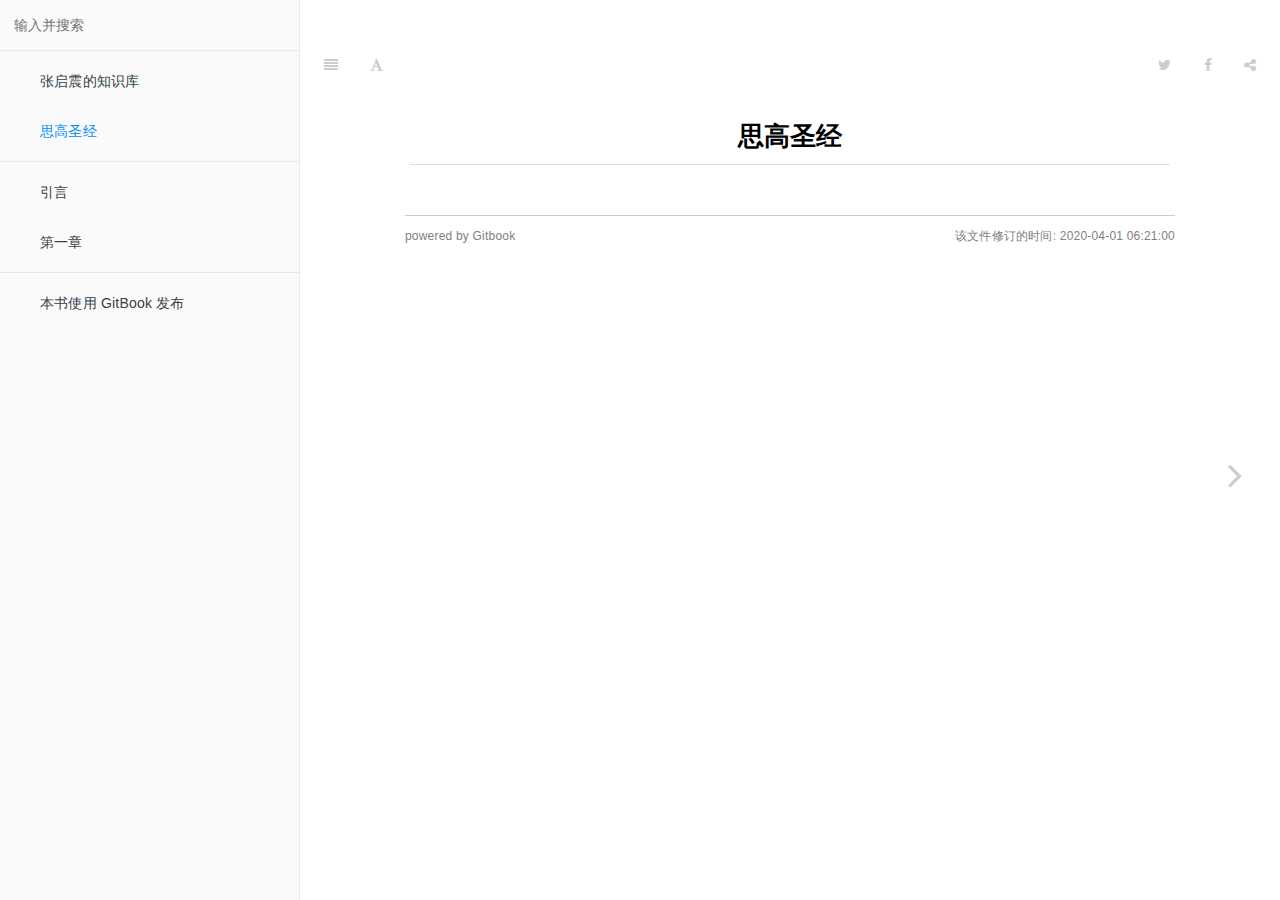
<file: index.html>
<!DOCTYPE HTML>
<html lang="zh-hans" >
    <head>
        <meta charset="UTF-8">
        <meta content="text/html; charset=utf-8" http-equiv="Content-Type">
        <title>思高圣经 · 前台用户手册</title>
        <meta http-equiv="X-UA-Compatible" content="IE=edge" />
        <meta name="description" content="">
        <meta name="generator" content="GitBook 3.2.3">
        <meta name="author" content="张启震">
        
        
    
    
    <link rel="stylesheet" href="gitbook/style.css">

    
            
                
                <link rel="stylesheet" href="gitbook/gitbook-plugin-back-to-top-button/plugin.css">
                
            
                
                <link rel="stylesheet" href="gitbook/gitbook-plugin-image-captions/image-captions.css">
                
            
                
                <link rel="stylesheet" href="gitbook/gitbook-plugin-search-plus/search.css">
                
            
                
                <link rel="stylesheet" href="gitbook/gitbook-plugin-prism/prism.css">
                
            
                
                <link rel="stylesheet" href="gitbook/gitbook-plugin-katex/katex.min.css">
                
            
                
                <link rel="stylesheet" href="gitbook/gitbook-plugin-mermaid-gb3/mermaid/mermaid.css">
                
            
                
                <link rel="stylesheet" href="gitbook/gitbook-plugin-tbfed-pagefooter/footer.css">
                
            
                
                <link rel="stylesheet" href="gitbook/gitbook-plugin-expandable-chapters-small/expandable-chapters-small.css">
                
            
                
                <link rel="stylesheet" href="https://maxcdn.bootstrapcdn.com/bootstrap/3.3.7/css/bootstrap.min.css">
                
            
                
                <link rel="stylesheet" href="gitbook/gitbook-plugin-sectionx/sectionx.css">
                
            
                
                <link rel="stylesheet" href="gitbook/gitbook-plugin-alerts/style.css">
                
            
                
                <link rel="stylesheet" href="gitbook/gitbook-plugin-tags/plugin.css">
                
            
                
                <link rel="stylesheet" href="gitbook/gitbook-plugin-fontsettings/website.css">
                
            
                
                <link rel="stylesheet" href="gitbook/gitbook-plugin-theme-comscore/test.css">
                
            
        

    

    
        
        <link rel="stylesheet" href="css/html.css">
        
    


    

        
    
    
    
    
    
    <meta name="HandheldFriendly" content="true"/>
    <meta name="viewport" content="width=device-width, initial-scale=1, user-scalable=no">
    <meta name="apple-mobile-web-app-capable" content="yes">
    <meta name="apple-mobile-web-app-status-bar-style" content="black">
    <link rel="apple-touch-icon-precomposed" sizes="152x152" href="gitbook/images/apple-touch-icon-precomposed-152.png">
    <link rel="shortcut icon" href="gitbook/images/favicon.ico" type="image/x-icon">

    
    <link rel="next" href="content/玛00.html" />
    
    

    
    
    
    

    
    <link rel="stylesheet" href="gitbook/gitbook-plugin-chart/c3/c3.min.css">
    <script src="gitbook/gitbook-plugin-chart/c3/d3.min.js"></script>
    <script src="gitbook/gitbook-plugin-chart/c3/c3.min.js"></script>
    

    <script src="gitbook/gitbook-plugin-graph/d3.min.js"></script>
    <script src="gitbook/gitbook-plugin-graph/function-plot.js"></script>    

    </head>
    <body>
        
<div class="book">
    <div class="book-summary">
        
            
<div id="book-search-input" role="search">
    <input type="text" placeholder="输入并搜索" />
</div>

            
                <nav role="navigation">
                


<ul class="summary">
    
    
    
    

    

    
        
        
    
        <li class="chapter " data-level="1.1" >
            
                <a target="_blank" href="https://zhangqizhen.cn/">
            
                    
                    张启震的知识库
            
                </a>
            

            
        </li>
    
        <li class="chapter active" data-level="1.2" data-path="./">
            
                <a href="./">
            
                    
                    思高圣经
            
                </a>
            

            
        </li>
    

    
        
        <li class="divider"></li>
        
        
    
        <li class="chapter " data-level="2.1" data-path="content/玛00.html">
            
                <a href="content/玛00.html">
            
                    
                    引言
            
                </a>
            

            
        </li>
    
        <li class="chapter " data-level="2.2" data-path="content/玛01.html">
            
                <a href="content/玛01.html">
            
                    
                    第一章
            
                </a>
            

            
        </li>
    

    

    <li class="divider"></li>

    <li>
        <a href="https://www.gitbook.com" target="blank" class="gitbook-link">
            本书使用 GitBook 发布
        </a>
    </li>
</ul>


                </nav>
            
        
    </div>

    <div class="book-body">
        
            <div class="body-inner">
                
                    

<div class="book-header" role="navigation">
    

    <!-- Title -->
    <h1>
        <i class="fa fa-circle-o-notch fa-spin"></i>
        <a href="." >思高圣经</a>
    </h1>
</div>




                    <div class="page-wrapper" tabindex="-1" role="main">
                        <div class="page-inner">
                            
<div class="search-plus" id="book-search-results">
    <div class="search-noresults">
    
                                <section class="normal markdown-section">
                                
                                <h1 id="&#x601D;&#x9AD8;&#x5723;&#x7ECF;">&#x601D;&#x9AD8;&#x5723;&#x7ECF;</h1>
<footer class="page-footer"><span class="copyright">powered by Gitbook</span><span class="footer-modification">&#x8BE5;&#x6587;&#x4EF6;&#x4FEE;&#x8BA2;&#x7684;&#x65F6;&#x95F4;: 
2020-04-01 06:21:00
</span></footer>

                                
                                </section>
                            
    </div>
    <div class="search-results">
        <div class="has-results">
            
            <h1 class="search-results-title"><span class='search-results-count'></span> results matching "<span class='search-query'></span>"</h1>
            <ul class="search-results-list"></ul>
            
        </div>
        <div class="no-results">
            
            <h1 class="search-results-title">No results matching "<span class='search-query'></span>"</h1>
            
        </div>
    </div>
</div>

                        </div>
                    </div>
                
            </div>

            
                
                
                <a href="content/玛00.html" class="navigation navigation-next navigation-unique" aria-label="Next page: 引言">
                    <i class="fa fa-angle-right"></i>
                </a>
                
            
        
    </div>

    <script>
        var gitbook = gitbook || [];
        gitbook.push(function() {
            gitbook.page.hasChanged({"page":{"title":"思高圣经","level":"1.2","depth":1,"next":{"title":"引言","level":"2.1","depth":1,"path":"content/玛00.md","ref":"content/玛00.md","articles":[]},"previous":{"title":"张启震的知识库","level":"1.1","depth":1,"url":"https://zhangqizhen.cn/","ref":"https://zhangqizhen.cn/","articles":[]},"dir":"ltr"},"config":{"plugins":["theme-comscore","back-to-top-button","image-captions","-search","-lunr","search-plus","-highlight","prism","katex","mermaid-gb3","puml","graph","chart","tbfed-pagefooter","expandable-chapters-small","sectionx","favicon","todo","alerts","include-csv","tags","livereload"],"root":".","styles":{"website":"css/html.css"},"pluginsConfig":{"tbfed-pagefooter":{"modify_label":"该文件修订的时间: ","modify_format":"YYYY-MM-DD HH:mm:ss"},"prism":{},"include-csv":{},"puml":{},"livereload":{},"todo":{},"fovicon":{"shortcut":""},"graph":{},"katex":{},"fontsettings":{"theme":"white","family":"sans","size":2},"sectionx":{"tag":"b"},"mermaid-gb3":{},"favicon":{},"theme-comscore":{},"back-to-top-button":{},"alerts":{},"chat":{"type":"c3"},"tags":{"placement":"bottom"},"expandable-chapters-small":{},"sharing":{"facebook":true,"twitter":true,"google":false,"weibo":false,"instapaper":false,"vk":false,"all":["facebook","google","twitter","weibo","instapaper"]},"theme-default":{"styles":{"website":"styles/website.css","pdf":"styles/pdf.css","epub":"styles/epub.css","mobi":"styles/mobi.css","ebook":"styles/ebook.css","print":"styles/print.css"},"showLevel":false},"chart":{"type":"c3"},"search-plus":{},"image-captions":{"caption":"附图: _PAGE_LEVEL_._PAGE_IMAGE_NUMBER_ - _CAPTION_","variable_name":"_pictures"}},"theme":"default","author":"张启震","pdf":{"pageNumbers":true,"fontSize":12,"fontFamily":"Arial","paperSize":"a4","chapterMark":"pagebreak","pageBreaksBefore":"/","margin":{"right":62,"left":62,"top":56,"bottom":56}},"structure":{"langs":"LANGS.md","readme":"README.md","glossary":"GLOSSARY.md","summary":"SUMMARY.md"},"variables":{"_pictures":[]},"title":"前台用户手册","language":"zh-hans","links":{"sidebar":{},"gitbook":false},"gitbook":"3.2.3","description":"actionUltra 前台的使用手册"},"file":{"path":"README.md","mtime":"2020-03-31T22:21:00.623Z","type":"markdown"},"gitbook":{"version":"3.2.3","time":"2020-07-29T22:24:38.228Z"},"basePath":".","book":{"language":""}});
        });
    </script>
</div>

        
    
    <script src="gitbook/gitbook.js"></script>
    <script src="gitbook/theme.js"></script>
    
        
        <script src="gitbook/gitbook-plugin-back-to-top-button/plugin.js"></script>
        
    
        
        <script src="gitbook/gitbook-plugin-search-plus/jquery.mark.min.js"></script>
        
    
        
        <script src="gitbook/gitbook-plugin-search-plus/search.js"></script>
        
    
        
        <script src="gitbook/gitbook-plugin-mermaid-gb3/book/plugin.js"></script>
        
    
        
        <script src="gitbook/gitbook-plugin-expandable-chapters-small/expandable-chapters-small.js"></script>
        
    
        
        <script src="https://maxcdn.bootstrapcdn.com/bootstrap/3.3.7/js/bootstrap.min.js"></script>
        
    
        
        <script src="gitbook/gitbook-plugin-sectionx/sectionx.js"></script>
        
    
        
        <script src="gitbook/gitbook-plugin-alerts/plugin.js"></script>
        
    
        
        <script src="gitbook/gitbook-plugin-livereload/plugin.js"></script>
        
    
        
        <script src="gitbook/gitbook-plugin-sharing/buttons.js"></script>
        
    
        
        <script src="gitbook/gitbook-plugin-fontsettings/fontsettings.js"></script>
        
    
        
        <script src="gitbook/gitbook-plugin-theme-comscore/test.js"></script>
        
    

    <script src="gitbook/gitbook-plugin-mermaid-gb3/mermaid/mermaid.min.js"></script>

    </body>
</html>
</file>
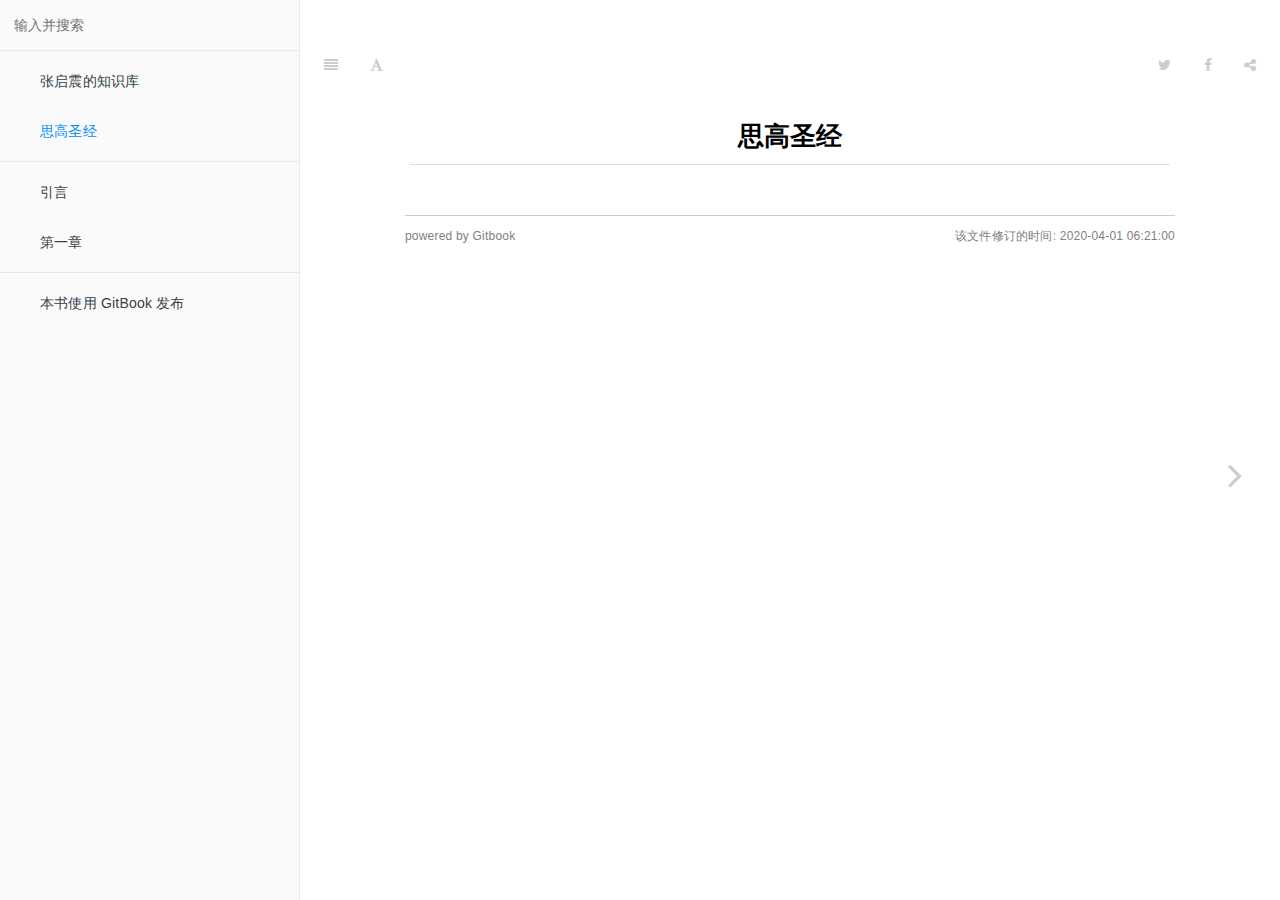
<file: html/index.html>
<!DOCTYPE HTML>
<html lang="zh-hans" >
    <head>
        <meta charset="UTF-8">
        <meta content="text/html; charset=utf-8" http-equiv="Content-Type">
        <title>思高圣经 · 前台用户手册</title>
        <meta http-equiv="X-UA-Compatible" content="IE=edge" />
        <meta name="description" content="">
        <meta name="generator" content="GitBook 3.2.3">
        <meta name="author" content="张启震">
        
        
    
    
    <link rel="stylesheet" href="gitbook/style.css">

    
            
                
                <link rel="stylesheet" href="gitbook/gitbook-plugin-back-to-top-button/plugin.css">
                
            
                
                <link rel="stylesheet" href="gitbook/gitbook-plugin-image-captions/image-captions.css">
                
            
                
                <link rel="stylesheet" href="gitbook/gitbook-plugin-search-plus/search.css">
                
            
                
                <link rel="stylesheet" href="gitbook/gitbook-plugin-prism/prism.css">
                
            
                
                <link rel="stylesheet" href="gitbook/gitbook-plugin-katex/katex.min.css">
                
            
                
                <link rel="stylesheet" href="gitbook/gitbook-plugin-mermaid-gb3/mermaid/mermaid.css">
                
            
                
                <link rel="stylesheet" href="gitbook/gitbook-plugin-tbfed-pagefooter/footer.css">
                
            
                
                <link rel="stylesheet" href="gitbook/gitbook-plugin-expandable-chapters-small/expandable-chapters-small.css">
                
            
                
                <link rel="stylesheet" href="https://maxcdn.bootstrapcdn.com/bootstrap/3.3.7/css/bootstrap.min.css">
                
            
                
                <link rel="stylesheet" href="gitbook/gitbook-plugin-sectionx/sectionx.css">
                
            
                
                <link rel="stylesheet" href="gitbook/gitbook-plugin-alerts/style.css">
                
            
                
                <link rel="stylesheet" href="gitbook/gitbook-plugin-tags/plugin.css">
                
            
                
                <link rel="stylesheet" href="gitbook/gitbook-plugin-fontsettings/website.css">
                
            
                
                <link rel="stylesheet" href="gitbook/gitbook-plugin-theme-comscore/test.css">
                
            
        

    

    
        
        <link rel="stylesheet" href="css/html.css">
        
    


    

        
    
    
    
    
    
    <meta name="HandheldFriendly" content="true"/>
    <meta name="viewport" content="width=device-width, initial-scale=1, user-scalable=no">
    <meta name="apple-mobile-web-app-capable" content="yes">
    <meta name="apple-mobile-web-app-status-bar-style" content="black">
    <link rel="apple-touch-icon-precomposed" sizes="152x152" href="gitbook/images/apple-touch-icon-precomposed-152.png">
    <link rel="shortcut icon" href="gitbook/images/favicon.ico" type="image/x-icon">

    
    <link rel="next" href="content/玛00.html" />
    
    

    
    
    
    

    
    <link rel="stylesheet" href="gitbook/gitbook-plugin-chart/c3/c3.min.css">
    <script src="gitbook/gitbook-plugin-chart/c3/d3.min.js"></script>
    <script src="gitbook/gitbook-plugin-chart/c3/c3.min.js"></script>
    

    <script src="gitbook/gitbook-plugin-graph/d3.min.js"></script>
    <script src="gitbook/gitbook-plugin-graph/function-plot.js"></script>    

    </head>
    <body>
        
<div class="book">
    <div class="book-summary">
        
            
<div id="book-search-input" role="search">
    <input type="text" placeholder="输入并搜索" />
</div>

            
                <nav role="navigation">
                


<ul class="summary">
    
    
    
    

    

    
        
        
    
        <li class="chapter " data-level="1.1" >
            
                <a target="_blank" href="https://zhangqizhen.cn/">
            
                    
                    张启震的知识库
            
                </a>
            

            
        </li>
    
        <li class="chapter active" data-level="1.2" data-path="./">
            
                <a href="./">
            
                    
                    思高圣经
            
                </a>
            

            
        </li>
    

    
        
        <li class="divider"></li>
        
        
    
        <li class="chapter " data-level="2.1" data-path="content/玛00.html">
            
                <a href="content/玛00.html">
            
                    
                    引言
            
                </a>
            

            
        </li>
    
        <li class="chapter " data-level="2.2" data-path="content/玛01.html">
            
                <a href="content/玛01.html">
            
                    
                    第一章
            
                </a>
            

            
        </li>
    

    

    <li class="divider"></li>

    <li>
        <a href="https://www.gitbook.com" target="blank" class="gitbook-link">
            本书使用 GitBook 发布
        </a>
    </li>
</ul>


                </nav>
            
        
    </div>

    <div class="book-body">
        
            <div class="body-inner">
                
                    

<div class="book-header" role="navigation">
    

    <!-- Title -->
    <h1>
        <i class="fa fa-circle-o-notch fa-spin"></i>
        <a href="." >思高圣经</a>
    </h1>
</div>




                    <div class="page-wrapper" tabindex="-1" role="main">
                        <div class="page-inner">
                            
<div class="search-plus" id="book-search-results">
    <div class="search-noresults">
    
                                <section class="normal markdown-section">
                                
                                <h1 id="&#x601D;&#x9AD8;&#x5723;&#x7ECF;">&#x601D;&#x9AD8;&#x5723;&#x7ECF;</h1>
<footer class="page-footer"><span class="copyright">powered by Gitbook</span><span class="footer-modification">&#x8BE5;&#x6587;&#x4EF6;&#x4FEE;&#x8BA2;&#x7684;&#x65F6;&#x95F4;: 
2020-04-01 06:21:00
</span></footer>

                                
                                </section>
                            
    </div>
    <div class="search-results">
        <div class="has-results">
            
            <h1 class="search-results-title"><span class='search-results-count'></span> results matching "<span class='search-query'></span>"</h1>
            <ul class="search-results-list"></ul>
            
        </div>
        <div class="no-results">
            
            <h1 class="search-results-title">No results matching "<span class='search-query'></span>"</h1>
            
        </div>
    </div>
</div>

                        </div>
                    </div>
                
            </div>

            
                
                
                <a href="content/玛00.html" class="navigation navigation-next navigation-unique" aria-label="Next page: 引言">
                    <i class="fa fa-angle-right"></i>
                </a>
                
            
        
    </div>

    <script>
        var gitbook = gitbook || [];
        gitbook.push(function() {
            gitbook.page.hasChanged({"page":{"title":"思高圣经","level":"1.2","depth":1,"next":{"title":"引言","level":"2.1","depth":1,"path":"content/玛00.md","ref":"content/玛00.md","articles":[]},"previous":{"title":"张启震的知识库","level":"1.1","depth":1,"url":"https://zhangqizhen.cn/","ref":"https://zhangqizhen.cn/","articles":[]},"dir":"ltr"},"config":{"plugins":["theme-comscore","back-to-top-button","image-captions","-search","-lunr","search-plus","-highlight","prism","katex","mermaid-gb3","puml","graph","chart","tbfed-pagefooter","expandable-chapters-small","sectionx","favicon","todo","alerts","include-csv","tags"],"root":".","styles":{"website":"css/html.css"},"pluginsConfig":{"tbfed-pagefooter":{"modify_label":"该文件修订的时间: ","modify_format":"YYYY-MM-DD HH:mm:ss"},"prism":{},"include-csv":{},"puml":{},"todo":{},"fovicon":{"shortcut":""},"graph":{},"katex":{},"fontsettings":{"theme":"white","family":"sans","size":2},"sectionx":{"tag":"b"},"mermaid-gb3":{},"favicon":{},"theme-comscore":{},"back-to-top-button":{},"alerts":{},"chat":{"type":"c3"},"tags":{"placement":"bottom"},"expandable-chapters-small":{},"sharing":{"facebook":true,"twitter":true,"google":false,"weibo":false,"instapaper":false,"vk":false,"all":["facebook","google","twitter","weibo","instapaper"]},"theme-default":{"styles":{"website":"styles/website.css","pdf":"styles/pdf.css","epub":"styles/epub.css","mobi":"styles/mobi.css","ebook":"styles/ebook.css","print":"styles/print.css"},"showLevel":false},"chart":{"type":"c3"},"search-plus":{},"image-captions":{"caption":"附图: _PAGE_LEVEL_._PAGE_IMAGE_NUMBER_ - _CAPTION_","variable_name":"_pictures"}},"theme":"default","author":"张启震","pdf":{"pageNumbers":true,"fontSize":12,"fontFamily":"Arial","paperSize":"a4","chapterMark":"pagebreak","pageBreaksBefore":"/","margin":{"right":62,"left":62,"top":56,"bottom":56}},"structure":{"langs":"LANGS.md","readme":"README.md","glossary":"GLOSSARY.md","summary":"SUMMARY.md"},"variables":{"_pictures":[]},"title":"前台用户手册","language":"zh-hans","links":{"sidebar":{},"gitbook":false},"gitbook":"3.2.3","description":"actionUltra 前台的使用手册"},"file":{"path":"README.md","mtime":"2020-03-31T22:21:00.623Z","type":"markdown"},"gitbook":{"version":"3.2.3","time":"2020-07-29T22:10:44.277Z"},"basePath":".","book":{"language":""}});
        });
    </script>
</div>

        
    
    <script src="gitbook/gitbook.js"></script>
    <script src="gitbook/theme.js"></script>
    
        
        <script src="gitbook/gitbook-plugin-back-to-top-button/plugin.js"></script>
        
    
        
        <script src="gitbook/gitbook-plugin-search-plus/jquery.mark.min.js"></script>
        
    
        
        <script src="gitbook/gitbook-plugin-search-plus/search.js"></script>
        
    
        
        <script src="gitbook/gitbook-plugin-mermaid-gb3/book/plugin.js"></script>
        
    
        
        <script src="gitbook/gitbook-plugin-expandable-chapters-small/expandable-chapters-small.js"></script>
        
    
        
        <script src="https://maxcdn.bootstrapcdn.com/bootstrap/3.3.7/js/bootstrap.min.js"></script>
        
    
        
        <script src="gitbook/gitbook-plugin-sectionx/sectionx.js"></script>
        
    
        
        <script src="gitbook/gitbook-plugin-alerts/plugin.js"></script>
        
    
        
        <script src="gitbook/gitbook-plugin-sharing/buttons.js"></script>
        
    
        
        <script src="gitbook/gitbook-plugin-fontsettings/fontsettings.js"></script>
        
    
        
        <script src="gitbook/gitbook-plugin-theme-comscore/test.js"></script>
        
    

    <script src="gitbook/gitbook-plugin-mermaid-gb3/mermaid/mermaid.min.js"></script>

    </body>
</html>
</file>
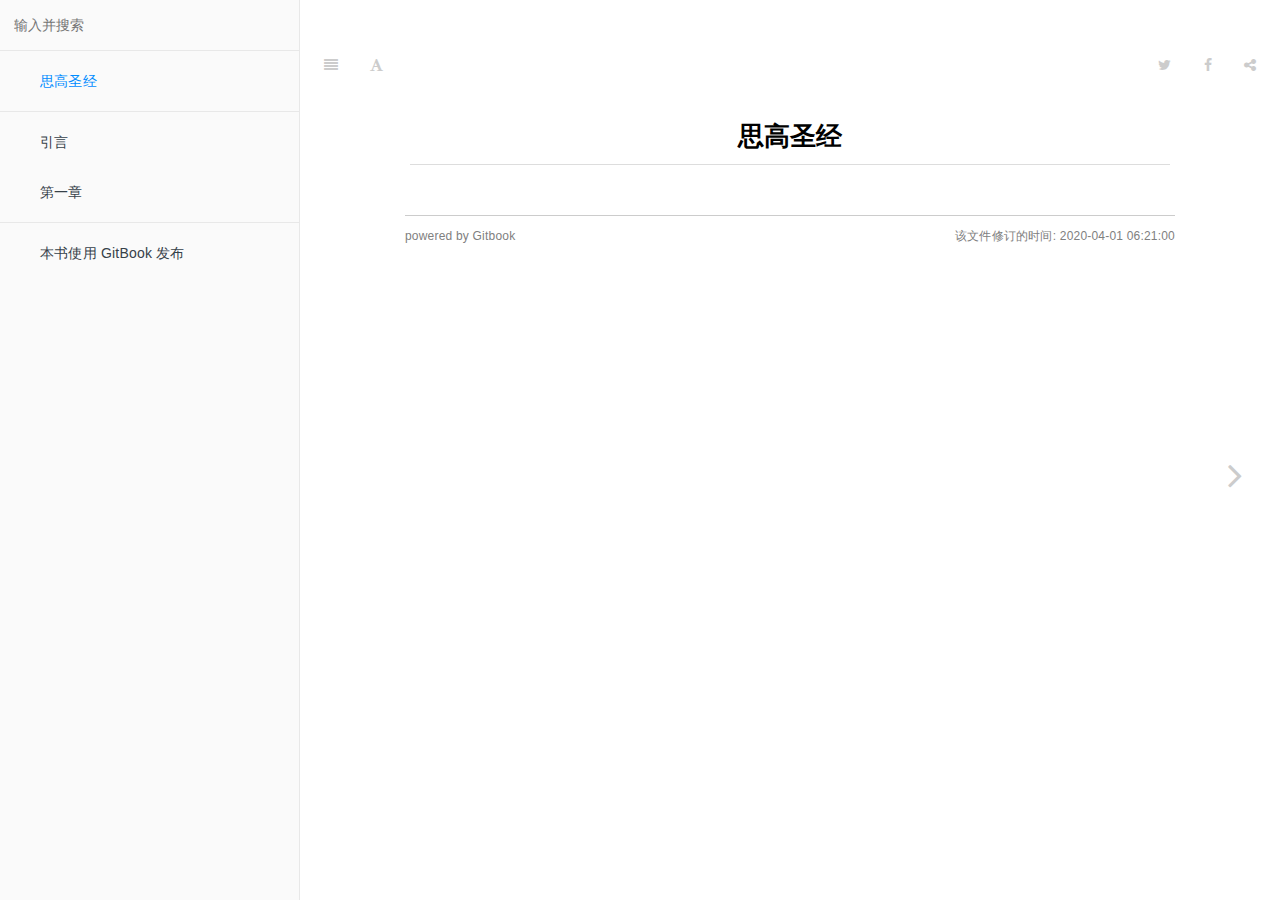
<file: html/html/index.html>
<!DOCTYPE HTML>
<html lang="zh-hans" >
    <head>
        <meta charset="UTF-8">
        <meta content="text/html; charset=utf-8" http-equiv="Content-Type">
        <title>思高圣经 · 前台用户手册</title>
        <meta http-equiv="X-UA-Compatible" content="IE=edge" />
        <meta name="description" content="">
        <meta name="generator" content="GitBook 3.2.3">
        <meta name="author" content="张启震">
        
        
    
    
    <link rel="stylesheet" href="gitbook/style.css">

    
            
                
                <link rel="stylesheet" href="gitbook/gitbook-plugin-back-to-top-button/plugin.css">
                
            
                
                <link rel="stylesheet" href="gitbook/gitbook-plugin-image-captions/image-captions.css">
                
            
                
                <link rel="stylesheet" href="gitbook/gitbook-plugin-search-plus/search.css">
                
            
                
                <link rel="stylesheet" href="gitbook/gitbook-plugin-prism/prism.css">
                
            
                
                <link rel="stylesheet" href="gitbook/gitbook-plugin-katex/katex.min.css">
                
            
                
                <link rel="stylesheet" href="gitbook/gitbook-plugin-mermaid-gb3/mermaid/mermaid.css">
                
            
                
                <link rel="stylesheet" href="gitbook/gitbook-plugin-tbfed-pagefooter/footer.css">
                
            
                
                <link rel="stylesheet" href="gitbook/gitbook-plugin-expandable-chapters-small/expandable-chapters-small.css">
                
            
                
                <link rel="stylesheet" href="https://maxcdn.bootstrapcdn.com/bootstrap/3.3.7/css/bootstrap.min.css">
                
            
                
                <link rel="stylesheet" href="gitbook/gitbook-plugin-sectionx/sectionx.css">
                
            
                
                <link rel="stylesheet" href="gitbook/gitbook-plugin-alerts/style.css">
                
            
                
                <link rel="stylesheet" href="gitbook/gitbook-plugin-tags/plugin.css">
                
            
                
                <link rel="stylesheet" href="gitbook/gitbook-plugin-fontsettings/website.css">
                
            
                
                <link rel="stylesheet" href="gitbook/gitbook-plugin-theme-comscore/test.css">
                
            
        

    

    
        
        <link rel="stylesheet" href="css/html.css">
        
    


    

        
    
    
    
    
    
    <meta name="HandheldFriendly" content="true"/>
    <meta name="viewport" content="width=device-width, initial-scale=1, user-scalable=no">
    <meta name="apple-mobile-web-app-capable" content="yes">
    <meta name="apple-mobile-web-app-status-bar-style" content="black">
    <link rel="apple-touch-icon-precomposed" sizes="152x152" href="gitbook/images/apple-touch-icon-precomposed-152.png">
    <link rel="shortcut icon" href="gitbook/images/favicon.ico" type="image/x-icon">

    
    <link rel="next" href="content/玛00.html" />
    
    

    
    
    
    

    
    <link rel="stylesheet" href="gitbook/gitbook-plugin-chart/c3/c3.min.css">
    <script src="gitbook/gitbook-plugin-chart/c3/d3.min.js"></script>
    <script src="gitbook/gitbook-plugin-chart/c3/c3.min.js"></script>
    

    <script src="gitbook/gitbook-plugin-graph/d3.min.js"></script>
    <script src="gitbook/gitbook-plugin-graph/function-plot.js"></script>    

    </head>
    <body>
        
<div class="book">
    <div class="book-summary">
        
            
<div id="book-search-input" role="search">
    <input type="text" placeholder="输入并搜索" />
</div>

            
                <nav role="navigation">
                


<ul class="summary">
    
    
    
    

    

    
        
        
    
        <li class="chapter active" data-level="1.1" data-path="./">
            
                <a href="./">
            
                    
                    思高圣经
            
                </a>
            

            
        </li>
    

    
        
        <li class="divider"></li>
        
        
    
        <li class="chapter " data-level="2.1" data-path="content/玛00.html">
            
                <a href="content/玛00.html">
            
                    
                    引言
            
                </a>
            

            
        </li>
    
        <li class="chapter " data-level="2.2" data-path="content/玛01.html">
            
                <a href="content/玛01.html">
            
                    
                    第一章
            
                </a>
            

            
        </li>
    

    

    <li class="divider"></li>

    <li>
        <a href="https://www.gitbook.com" target="blank" class="gitbook-link">
            本书使用 GitBook 发布
        </a>
    </li>
</ul>


                </nav>
            
        
    </div>

    <div class="book-body">
        
            <div class="body-inner">
                
                    

<div class="book-header" role="navigation">
    

    <!-- Title -->
    <h1>
        <i class="fa fa-circle-o-notch fa-spin"></i>
        <a href="." >思高圣经</a>
    </h1>
</div>




                    <div class="page-wrapper" tabindex="-1" role="main">
                        <div class="page-inner">
                            
<div class="search-plus" id="book-search-results">
    <div class="search-noresults">
    
                                <section class="normal markdown-section">
                                
                                <h1 id="&#x601D;&#x9AD8;&#x5723;&#x7ECF;">&#x601D;&#x9AD8;&#x5723;&#x7ECF;</h1>
<footer class="page-footer"><span class="copyright">powered by Gitbook</span><span class="footer-modification">&#x8BE5;&#x6587;&#x4EF6;&#x4FEE;&#x8BA2;&#x7684;&#x65F6;&#x95F4;: 
2020-04-01 06:21:00
</span></footer>

                                
                                </section>
                            
    </div>
    <div class="search-results">
        <div class="has-results">
            
            <h1 class="search-results-title"><span class='search-results-count'></span> results matching "<span class='search-query'></span>"</h1>
            <ul class="search-results-list"></ul>
            
        </div>
        <div class="no-results">
            
            <h1 class="search-results-title">No results matching "<span class='search-query'></span>"</h1>
            
        </div>
    </div>
</div>

                        </div>
                    </div>
                
            </div>

            
                
                
                <a href="content/玛00.html" class="navigation navigation-next navigation-unique" aria-label="Next page: 引言">
                    <i class="fa fa-angle-right"></i>
                </a>
                
            
        
    </div>

    <script>
        var gitbook = gitbook || [];
        gitbook.push(function() {
            gitbook.page.hasChanged({"page":{"title":"思高圣经","level":"1.1","depth":1,"next":{"title":"引言","level":"2.1","depth":1,"path":"content/玛00.md","ref":"content/玛00.md","articles":[]},"dir":"ltr"},"config":{"plugins":["theme-comscore","back-to-top-button","image-captions","-search","-lunr","search-plus","-highlight","prism","katex","mermaid-gb3","puml","graph","chart","tbfed-pagefooter","expandable-chapters-small","sectionx","favicon","todo","alerts","include-csv","tags","livereload"],"root":".","styles":{"website":"css/html.css"},"pluginsConfig":{"tbfed-pagefooter":{"modify_label":"该文件修订的时间: ","modify_format":"YYYY-MM-DD HH:mm:ss"},"prism":{},"include-csv":{},"puml":{},"livereload":{},"todo":{},"fovicon":{"shortcut":""},"graph":{},"katex":{},"fontsettings":{"theme":"white","family":"sans","size":2},"sectionx":{"tag":"b"},"mermaid-gb3":{},"favicon":{},"theme-comscore":{},"back-to-top-button":{},"alerts":{},"chat":{"type":"c3"},"tags":{"placement":"bottom"},"expandable-chapters-small":{},"sharing":{"facebook":true,"twitter":true,"google":false,"weibo":false,"instapaper":false,"vk":false,"all":["facebook","google","twitter","weibo","instapaper"]},"theme-default":{"styles":{"website":"styles/website.css","pdf":"styles/pdf.css","epub":"styles/epub.css","mobi":"styles/mobi.css","ebook":"styles/ebook.css","print":"styles/print.css"},"showLevel":false},"chart":{"type":"c3"},"search-plus":{},"image-captions":{"caption":"附图: _PAGE_LEVEL_._PAGE_IMAGE_NUMBER_ - _CAPTION_","variable_name":"_pictures"}},"theme":"default","author":"张启震","pdf":{"pageNumbers":true,"fontSize":12,"fontFamily":"Arial","paperSize":"a4","chapterMark":"pagebreak","pageBreaksBefore":"/","margin":{"right":62,"left":62,"top":56,"bottom":56}},"structure":{"langs":"LANGS.md","readme":"README.md","glossary":"GLOSSARY.md","summary":"SUMMARY.md"},"variables":{"_pictures":[]},"title":"前台用户手册","language":"zh-hans","links":{"sidebar":{},"gitbook":false},"gitbook":"3.2.3","description":"actionUltra 前台的使用手册"},"file":{"path":"README.md","mtime":"2020-03-31T22:21:00.623Z","type":"markdown"},"gitbook":{"version":"3.2.3","time":"2020-07-28T15:29:43.855Z"},"basePath":".","book":{"language":""}});
        });
    </script>
</div>

        
    
    <script src="gitbook/gitbook.js"></script>
    <script src="gitbook/theme.js"></script>
    
        
        <script src="gitbook/gitbook-plugin-back-to-top-button/plugin.js"></script>
        
    
        
        <script src="gitbook/gitbook-plugin-search-plus/jquery.mark.min.js"></script>
        
    
        
        <script src="gitbook/gitbook-plugin-search-plus/search.js"></script>
        
    
        
        <script src="gitbook/gitbook-plugin-mermaid-gb3/book/plugin.js"></script>
        
    
        
        <script src="gitbook/gitbook-plugin-expandable-chapters-small/expandable-chapters-small.js"></script>
        
    
        
        <script src="https://maxcdn.bootstrapcdn.com/bootstrap/3.3.7/js/bootstrap.min.js"></script>
        
    
        
        <script src="gitbook/gitbook-plugin-sectionx/sectionx.js"></script>
        
    
        
        <script src="gitbook/gitbook-plugin-alerts/plugin.js"></script>
        
    
        
        <script src="gitbook/gitbook-plugin-livereload/plugin.js"></script>
        
    
        
        <script src="gitbook/gitbook-plugin-sharing/buttons.js"></script>
        
    
        
        <script src="gitbook/gitbook-plugin-fontsettings/fontsettings.js"></script>
        
    
        
        <script src="gitbook/gitbook-plugin-theme-comscore/test.js"></script>
        
    

    <script src="gitbook/gitbook-plugin-mermaid-gb3/mermaid/mermaid.min.js"></script>

    </body>
</html>
</file>
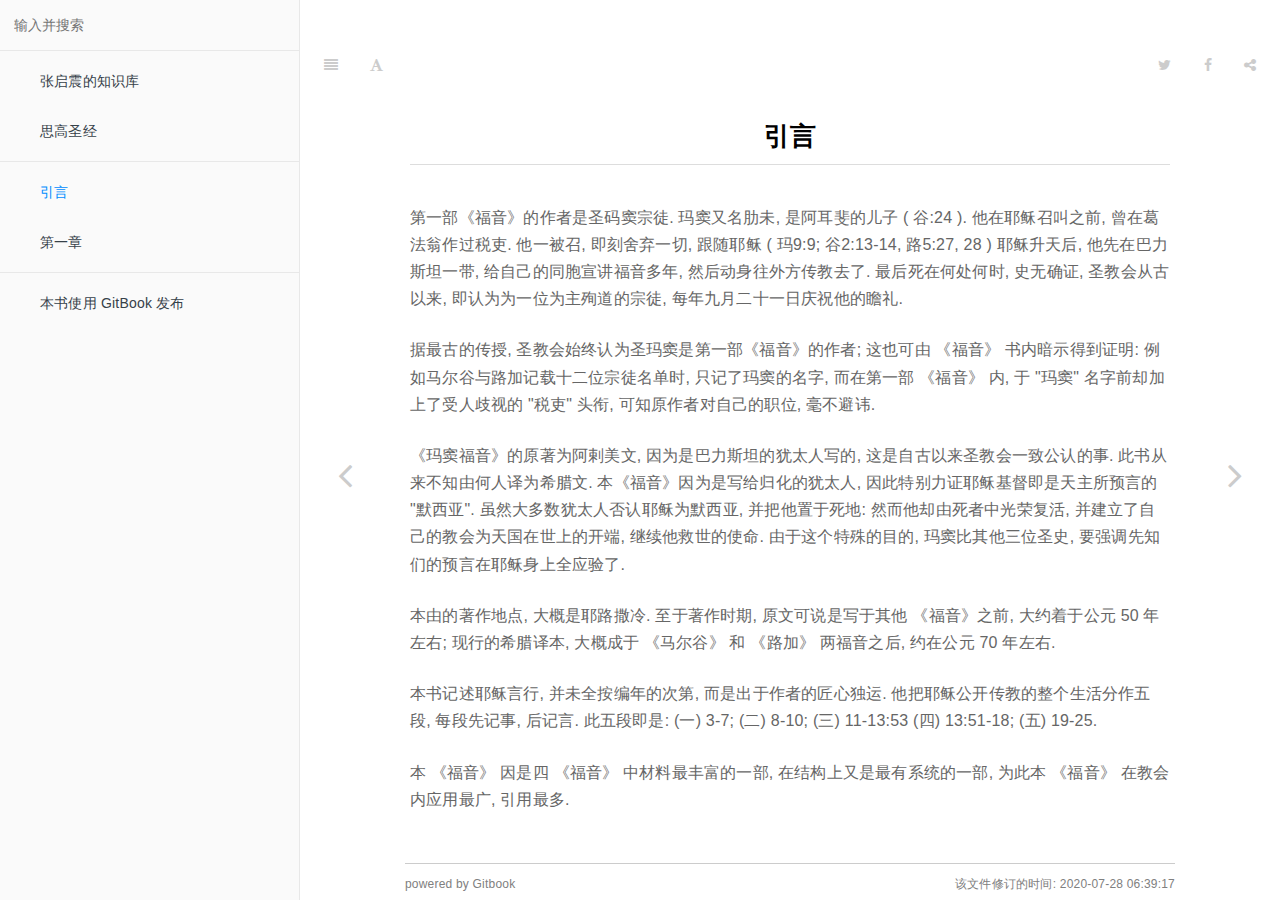
<file: content/玛00.html>
<!DOCTYPE HTML>
<html lang="zh-hans" >
    <head>
        <meta charset="UTF-8">
        <meta content="text/html; charset=utf-8" http-equiv="Content-Type">
        <title>引言 · 前台用户手册</title>
        <meta http-equiv="X-UA-Compatible" content="IE=edge" />
        <meta name="description" content="">
        <meta name="generator" content="GitBook 3.2.3">
        <meta name="author" content="张启震">
        
        
    
    
    <link rel="stylesheet" href="../gitbook/style.css">

    
            
                
                <link rel="stylesheet" href="../gitbook/gitbook-plugin-back-to-top-button/plugin.css">
                
            
                
                <link rel="stylesheet" href="../gitbook/gitbook-plugin-image-captions/image-captions.css">
                
            
                
                <link rel="stylesheet" href="../gitbook/gitbook-plugin-search-plus/search.css">
                
            
                
                <link rel="stylesheet" href="../gitbook/gitbook-plugin-prism/prism.css">
                
            
                
                <link rel="stylesheet" href="../gitbook/gitbook-plugin-katex/katex.min.css">
                
            
                
                <link rel="stylesheet" href="../gitbook/gitbook-plugin-mermaid-gb3/mermaid/mermaid.css">
                
            
                
                <link rel="stylesheet" href="../gitbook/gitbook-plugin-tbfed-pagefooter/footer.css">
                
            
                
                <link rel="stylesheet" href="../gitbook/gitbook-plugin-expandable-chapters-small/expandable-chapters-small.css">
                
            
                
                <link rel="stylesheet" href="https://maxcdn.bootstrapcdn.com/bootstrap/3.3.7/css/bootstrap.min.css">
                
            
                
                <link rel="stylesheet" href="../gitbook/gitbook-plugin-sectionx/sectionx.css">
                
            
                
                <link rel="stylesheet" href="../gitbook/gitbook-plugin-alerts/style.css">
                
            
                
                <link rel="stylesheet" href="../gitbook/gitbook-plugin-tags/plugin.css">
                
            
                
                <link rel="stylesheet" href="../gitbook/gitbook-plugin-fontsettings/website.css">
                
            
                
                <link rel="stylesheet" href="../gitbook/gitbook-plugin-theme-comscore/test.css">
                
            
        

    

    
        
        <link rel="stylesheet" href="../css/html.css">
        
    


    

        
    
    
    
    
    
    <meta name="HandheldFriendly" content="true"/>
    <meta name="viewport" content="width=device-width, initial-scale=1, user-scalable=no">
    <meta name="apple-mobile-web-app-capable" content="yes">
    <meta name="apple-mobile-web-app-status-bar-style" content="black">
    <link rel="apple-touch-icon-precomposed" sizes="152x152" href="../gitbook/images/apple-touch-icon-precomposed-152.png">
    <link rel="shortcut icon" href="../gitbook/images/favicon.ico" type="image/x-icon">

    
    <link rel="next" href="玛01.html" />
    
    
    <link rel="prev" href="../" />
    

    
    
    
    

    
    <link rel="stylesheet" href="../gitbook/gitbook-plugin-chart/c3/c3.min.css">
    <script src="../gitbook/gitbook-plugin-chart/c3/d3.min.js"></script>
    <script src="../gitbook/gitbook-plugin-chart/c3/c3.min.js"></script>
    

    <script src="../gitbook/gitbook-plugin-graph/d3.min.js"></script>
    <script src="../gitbook/gitbook-plugin-graph/function-plot.js"></script>    

    </head>
    <body>
        
<div class="book">
    <div class="book-summary">
        
            
<div id="book-search-input" role="search">
    <input type="text" placeholder="输入并搜索" />
</div>

            
                <nav role="navigation">
                


<ul class="summary">
    
    
    
    

    

    
        
        
    
        <li class="chapter " data-level="1.1" >
            
                <a target="_blank" href="https://zhangqizhen.cn/">
            
                    
                    张启震的知识库
            
                </a>
            

            
        </li>
    
        <li class="chapter " data-level="1.2" data-path="../">
            
                <a href="../">
            
                    
                    思高圣经
            
                </a>
            

            
        </li>
    

    
        
        <li class="divider"></li>
        
        
    
        <li class="chapter active" data-level="2.1" data-path="玛00.html">
            
                <a href="玛00.html">
            
                    
                    引言
            
                </a>
            

            
        </li>
    
        <li class="chapter " data-level="2.2" data-path="玛01.html">
            
                <a href="玛01.html">
            
                    
                    第一章
            
                </a>
            

            
        </li>
    

    

    <li class="divider"></li>

    <li>
        <a href="https://www.gitbook.com" target="blank" class="gitbook-link">
            本书使用 GitBook 发布
        </a>
    </li>
</ul>


                </nav>
            
        
    </div>

    <div class="book-body">
        
            <div class="body-inner">
                
                    

<div class="book-header" role="navigation">
    

    <!-- Title -->
    <h1>
        <i class="fa fa-circle-o-notch fa-spin"></i>
        <a href=".." >引言</a>
    </h1>
</div>




                    <div class="page-wrapper" tabindex="-1" role="main">
                        <div class="page-inner">
                            
<div class="search-plus" id="book-search-results">
    <div class="search-noresults">
    
                                <section class="normal markdown-section">
                                
                                <h1 id="&#x5F15;&#x8A00;">&#x5F15;&#x8A00;</h1>
<p>&#x7B2C;&#x4E00;&#x90E8;&#x300A;&#x798F;&#x97F3;&#x300B;&#x7684;&#x4F5C;&#x8005;&#x662F;&#x5723;&#x7801;&#x7AA6;&#x5B97;&#x5F92;. &#x739B;&#x7AA6;&#x53C8;&#x540D;&#x808B;&#x672A;, &#x662F;&#x963F;&#x8033;&#x6590;&#x7684;&#x513F;&#x5B50; ( &#x8C37;:24 ). &#x4ED6;&#x5728;&#x8036;&#x7A23;&#x53EC;&#x53EB;&#x4E4B;&#x524D;, &#x66FE;&#x5728;&#x845B;&#x6CD5;&#x7FC1;&#x4F5C;&#x8FC7;&#x7A0E;&#x540F;. &#x4ED6;&#x4E00;&#x88AB;&#x53EC;, &#x5373;&#x523B;&#x820D;&#x5F03;&#x4E00;&#x5207;, &#x8DDF;&#x968F;&#x8036;&#x7A23; ( &#x739B;9:9; &#x8C37;2:13-14, &#x8DEF;5:27, 28 ) &#x8036;&#x7A23;&#x5347;&#x5929;&#x540E;, &#x4ED6;&#x5148;&#x5728;&#x5DF4;&#x529B;&#x65AF;&#x5766;&#x4E00;&#x5E26;, &#x7ED9;&#x81EA;&#x5DF1;&#x7684;&#x540C;&#x80DE;&#x5BA3;&#x8BB2;&#x798F;&#x97F3;&#x591A;&#x5E74;, &#x7136;&#x540E;&#x52A8;&#x8EAB;&#x5F80;&#x5916;&#x65B9;&#x4F20;&#x6559;&#x53BB;&#x4E86;. &#x6700;&#x540E;&#x6B7B;&#x5728;&#x4F55;&#x5904;&#x4F55;&#x65F6;, &#x53F2;&#x65E0;&#x786E;&#x8BC1;, &#x5723;&#x6559;&#x4F1A;&#x4ECE;&#x53E4;&#x4EE5;&#x6765;, &#x5373;&#x8BA4;&#x4E3A;&#x4E3A;&#x4E00;&#x4F4D;&#x4E3A;&#x4E3B;&#x6B89;&#x9053;&#x7684;&#x5B97;&#x5F92;, &#x6BCF;&#x5E74;&#x4E5D;&#x6708;&#x4E8C;&#x5341;&#x4E00;&#x65E5;&#x5E86;&#x795D;&#x4ED6;&#x7684;&#x77BB;&#x793C;.</p>
<p>&#x636E;&#x6700;&#x53E4;&#x7684;&#x4F20;&#x6388;, &#x5723;&#x6559;&#x4F1A;&#x59CB;&#x7EC8;&#x8BA4;&#x4E3A;&#x5723;&#x739B;&#x7AA6;&#x662F;&#x7B2C;&#x4E00;&#x90E8;&#x300A;&#x798F;&#x97F3;&#x300B;&#x7684;&#x4F5C;&#x8005;; &#x8FD9;&#x4E5F;&#x53EF;&#x7531; &#x300A;&#x798F;&#x97F3;&#x300B; &#x4E66;&#x5185;&#x6697;&#x793A;&#x5F97;&#x5230;&#x8BC1;&#x660E;: &#x4F8B;&#x5982;&#x9A6C;&#x5C14;&#x8C37;&#x4E0E;&#x8DEF;&#x52A0;&#x8BB0;&#x8F7D;&#x5341;&#x4E8C;&#x4F4D;&#x5B97;&#x5F92;&#x540D;&#x5355;&#x65F6;, &#x53EA;&#x8BB0;&#x4E86;&#x739B;&#x7AA6;&#x7684;&#x540D;&#x5B57;, &#x800C;&#x5728;&#x7B2C;&#x4E00;&#x90E8; &#x300A;&#x798F;&#x97F3;&#x300B; &#x5185;, &#x4E8E; &quot;&#x739B;&#x7AA6;&quot; &#x540D;&#x5B57;&#x524D;&#x5374;&#x52A0;&#x4E0A;&#x4E86;&#x53D7;&#x4EBA;&#x6B67;&#x89C6;&#x7684; &quot;&#x7A0E;&#x540F;&quot; &#x5934;&#x8854;, &#x53EF;&#x77E5;&#x539F;&#x4F5C;&#x8005;&#x5BF9;&#x81EA;&#x5DF1;&#x7684;&#x804C;&#x4F4D;, &#x6BEB;&#x4E0D;&#x907F;&#x8BB3;.</p>
<p>&#x300A;&#x739B;&#x7AA6;&#x798F;&#x97F3;&#x300B;&#x7684;&#x539F;&#x8457;&#x4E3A;&#x963F;&#x524C;&#x7F8E;&#x6587;, &#x56E0;&#x4E3A;&#x662F;&#x5DF4;&#x529B;&#x65AF;&#x5766;&#x7684;&#x72B9;&#x592A;&#x4EBA;&#x5199;&#x7684;, &#x8FD9;&#x662F;&#x81EA;&#x53E4;&#x4EE5;&#x6765;&#x5723;&#x6559;&#x4F1A;&#x4E00;&#x81F4;&#x516C;&#x8BA4;&#x7684;&#x4E8B;. &#x6B64;&#x4E66;&#x4ECE;&#x6765;&#x4E0D;&#x77E5;&#x7531;&#x4F55;&#x4EBA;&#x8BD1;&#x4E3A;&#x5E0C;&#x814A;&#x6587;. &#x672C;&#x300A;&#x798F;&#x97F3;&#x300B;&#x56E0;&#x4E3A;&#x662F;&#x5199;&#x7ED9;&#x5F52;&#x5316;&#x7684;&#x72B9;&#x592A;&#x4EBA;, &#x56E0;&#x6B64;&#x7279;&#x522B;&#x529B;&#x8BC1;&#x8036;&#x7A23;&#x57FA;&#x7763;&#x5373;&#x662F;&#x5929;&#x4E3B;&#x6240;&#x9884;&#x8A00;&#x7684; &quot;&#x9ED8;&#x897F;&#x4E9A;&quot;. &#x867D;&#x7136;&#x5927;&#x591A;&#x6570;&#x72B9;&#x592A;&#x4EBA;&#x5426;&#x8BA4;&#x8036;&#x7A23;&#x4E3A;&#x9ED8;&#x897F;&#x4E9A;, &#x5E76;&#x628A;&#x4ED6;&#x7F6E;&#x4E8E;&#x6B7B;&#x5730;: &#x7136;&#x800C;&#x4ED6;&#x5374;&#x7531;&#x6B7B;&#x8005;&#x4E2D;&#x5149;&#x8363;&#x590D;&#x6D3B;, &#x5E76;&#x5EFA;&#x7ACB;&#x4E86;&#x81EA;&#x5DF1;&#x7684;&#x6559;&#x4F1A;&#x4E3A;&#x5929;&#x56FD;&#x5728;&#x4E16;&#x4E0A;&#x7684;&#x5F00;&#x7AEF;, &#x7EE7;&#x7EED;&#x4ED6;&#x6551;&#x4E16;&#x7684;&#x4F7F;&#x547D;. &#x7531;&#x4E8E;&#x8FD9;&#x4E2A;&#x7279;&#x6B8A;&#x7684;&#x76EE;&#x7684;, &#x739B;&#x7AA6;&#x6BD4;&#x5176;&#x4ED6;&#x4E09;&#x4F4D;&#x5723;&#x53F2;, &#x8981;&#x5F3A;&#x8C03;&#x5148;&#x77E5;&#x4EEC;&#x7684;&#x9884;&#x8A00;&#x5728;&#x8036;&#x7A23;&#x8EAB;&#x4E0A;&#x5168;&#x5E94;&#x9A8C;&#x4E86;.</p>
<p>&#x672C;&#x7531;&#x7684;&#x8457;&#x4F5C;&#x5730;&#x70B9;, &#x5927;&#x6982;&#x662F;&#x8036;&#x8DEF;&#x6492;&#x51B7;. &#x81F3;&#x4E8E;&#x8457;&#x4F5C;&#x65F6;&#x671F;, &#x539F;&#x6587;&#x53EF;&#x8BF4;&#x662F;&#x5199;&#x4E8E;&#x5176;&#x4ED6; &#x300A;&#x798F;&#x97F3;&#x300B;&#x4E4B;&#x524D;, &#x5927;&#x7EA6;&#x7740;&#x4E8E;&#x516C;&#x5143; 50 &#x5E74;&#x5DE6;&#x53F3;; &#x73B0;&#x884C;&#x7684;&#x5E0C;&#x814A;&#x8BD1;&#x672C;, &#x5927;&#x6982;&#x6210;&#x4E8E; &#x300A;&#x9A6C;&#x5C14;&#x8C37;&#x300B; &#x548C; &#x300A;&#x8DEF;&#x52A0;&#x300B; &#x4E24;&#x798F;&#x97F3;&#x4E4B;&#x540E;, &#x7EA6;&#x5728;&#x516C;&#x5143; 70 &#x5E74;&#x5DE6;&#x53F3;. </p>
<p>&#x672C;&#x4E66;&#x8BB0;&#x8FF0;&#x8036;&#x7A23;&#x8A00;&#x884C;, &#x5E76;&#x672A;&#x5168;&#x6309;&#x7F16;&#x5E74;&#x7684;&#x6B21;&#x7B2C;, &#x800C;&#x662F;&#x51FA;&#x4E8E;&#x4F5C;&#x8005;&#x7684;&#x5320;&#x5FC3;&#x72EC;&#x8FD0;. &#x4ED6;&#x628A;&#x8036;&#x7A23;&#x516C;&#x5F00;&#x4F20;&#x6559;&#x7684;&#x6574;&#x4E2A;&#x751F;&#x6D3B;&#x5206;&#x4F5C;&#x4E94;&#x6BB5;, &#x6BCF;&#x6BB5;&#x5148;&#x8BB0;&#x4E8B;, &#x540E;&#x8BB0;&#x8A00;. &#x6B64;&#x4E94;&#x6BB5;&#x5373;&#x662F;: (&#x4E00;) 3-7; (&#x4E8C;) 8-10; (&#x4E09;) 11-13:53 (&#x56DB;) 13:51-18; (&#x4E94;) 19-25.</p>
<p>&#x672C; &#x300A;&#x798F;&#x97F3;&#x300B; &#x56E0;&#x662F;&#x56DB; &#x300A;&#x798F;&#x97F3;&#x300B; &#x4E2D;&#x6750;&#x6599;&#x6700;&#x4E30;&#x5BCC;&#x7684;&#x4E00;&#x90E8;, &#x5728;&#x7ED3;&#x6784;&#x4E0A;&#x53C8;&#x662F;&#x6700;&#x6709;&#x7CFB;&#x7EDF;&#x7684;&#x4E00;&#x90E8;, &#x4E3A;&#x6B64;&#x672C; &#x300A;&#x798F;&#x97F3;&#x300B; &#x5728;&#x6559;&#x4F1A;&#x5185;&#x5E94;&#x7528;&#x6700;&#x5E7F;, &#x5F15;&#x7528;&#x6700;&#x591A;.</p>
<footer class="page-footer"><span class="copyright">powered by Gitbook</span><span class="footer-modification">&#x8BE5;&#x6587;&#x4EF6;&#x4FEE;&#x8BA2;&#x7684;&#x65F6;&#x95F4;: 
2020-07-28 06:39:17
</span></footer>

                                
                                </section>
                            
    </div>
    <div class="search-results">
        <div class="has-results">
            
            <h1 class="search-results-title"><span class='search-results-count'></span> results matching "<span class='search-query'></span>"</h1>
            <ul class="search-results-list"></ul>
            
        </div>
        <div class="no-results">
            
            <h1 class="search-results-title">No results matching "<span class='search-query'></span>"</h1>
            
        </div>
    </div>
</div>

                        </div>
                    </div>
                
            </div>

            
                
                <a href="../" class="navigation navigation-prev " aria-label="Previous page: 思高圣经">
                    <i class="fa fa-angle-left"></i>
                </a>
                
                
                <a href="玛01.html" class="navigation navigation-next " aria-label="Next page: 第一章">
                    <i class="fa fa-angle-right"></i>
                </a>
                
            
        
    </div>

    <script>
        var gitbook = gitbook || [];
        gitbook.push(function() {
            gitbook.page.hasChanged({"page":{"title":"引言","level":"2.1","depth":1,"next":{"title":"第一章","level":"2.2","depth":1,"path":"content/玛01.md","ref":"content/玛01.md","articles":[]},"previous":{"title":"思高圣经","level":"1.2","depth":1,"path":"README.md","ref":"README.md","articles":[]},"dir":"ltr"},"config":{"plugins":["theme-comscore","back-to-top-button","image-captions","-search","-lunr","search-plus","-highlight","prism","katex","mermaid-gb3","puml","graph","chart","tbfed-pagefooter","expandable-chapters-small","sectionx","favicon","todo","alerts","include-csv","tags","livereload"],"root":".","styles":{"website":"css/html.css"},"pluginsConfig":{"tbfed-pagefooter":{"modify_label":"该文件修订的时间: ","modify_format":"YYYY-MM-DD HH:mm:ss"},"prism":{},"include-csv":{},"puml":{},"livereload":{},"todo":{},"fovicon":{"shortcut":""},"graph":{},"katex":{},"fontsettings":{"theme":"white","family":"sans","size":2},"sectionx":{"tag":"b"},"mermaid-gb3":{},"favicon":{},"theme-comscore":{},"back-to-top-button":{},"alerts":{},"chat":{"type":"c3"},"tags":{"placement":"bottom"},"expandable-chapters-small":{},"sharing":{"facebook":true,"twitter":true,"google":false,"weibo":false,"instapaper":false,"vk":false,"all":["facebook","google","twitter","weibo","instapaper"]},"theme-default":{"styles":{"website":"styles/website.css","pdf":"styles/pdf.css","epub":"styles/epub.css","mobi":"styles/mobi.css","ebook":"styles/ebook.css","print":"styles/print.css"},"showLevel":false},"chart":{"type":"c3"},"search-plus":{},"image-captions":{"caption":"附图: _PAGE_LEVEL_._PAGE_IMAGE_NUMBER_ - _CAPTION_","variable_name":"_pictures"}},"theme":"default","author":"张启震","pdf":{"pageNumbers":true,"fontSize":12,"fontFamily":"Arial","paperSize":"a4","chapterMark":"pagebreak","pageBreaksBefore":"/","margin":{"right":62,"left":62,"top":56,"bottom":56}},"structure":{"langs":"LANGS.md","readme":"README.md","glossary":"GLOSSARY.md","summary":"SUMMARY.md"},"variables":{"_pictures":[]},"title":"前台用户手册","language":"zh-hans","links":{"sidebar":{},"gitbook":false},"gitbook":"3.2.3","description":"actionUltra 前台的使用手册"},"file":{"path":"content/玛00.md","mtime":"2020-07-27T22:39:17.593Z","type":"markdown"},"gitbook":{"version":"3.2.3","time":"2020-07-29T22:24:38.228Z"},"basePath":"..","book":{"language":""}});
        });
    </script>
</div>

        
    
    <script src="../gitbook/gitbook.js"></script>
    <script src="../gitbook/theme.js"></script>
    
        
        <script src="../gitbook/gitbook-plugin-back-to-top-button/plugin.js"></script>
        
    
        
        <script src="../gitbook/gitbook-plugin-search-plus/jquery.mark.min.js"></script>
        
    
        
        <script src="../gitbook/gitbook-plugin-search-plus/search.js"></script>
        
    
        
        <script src="../gitbook/gitbook-plugin-mermaid-gb3/book/plugin.js"></script>
        
    
        
        <script src="../gitbook/gitbook-plugin-expandable-chapters-small/expandable-chapters-small.js"></script>
        
    
        
        <script src="https://maxcdn.bootstrapcdn.com/bootstrap/3.3.7/js/bootstrap.min.js"></script>
        
    
        
        <script src="../gitbook/gitbook-plugin-sectionx/sectionx.js"></script>
        
    
        
        <script src="../gitbook/gitbook-plugin-alerts/plugin.js"></script>
        
    
        
        <script src="../gitbook/gitbook-plugin-livereload/plugin.js"></script>
        
    
        
        <script src="../gitbook/gitbook-plugin-sharing/buttons.js"></script>
        
    
        
        <script src="../gitbook/gitbook-plugin-fontsettings/fontsettings.js"></script>
        
    
        
        <script src="../gitbook/gitbook-plugin-theme-comscore/test.js"></script>
        
    

    <script src="../gitbook/gitbook-plugin-mermaid-gb3/mermaid/mermaid.min.js"></script>

    </body>
</html>
</file>
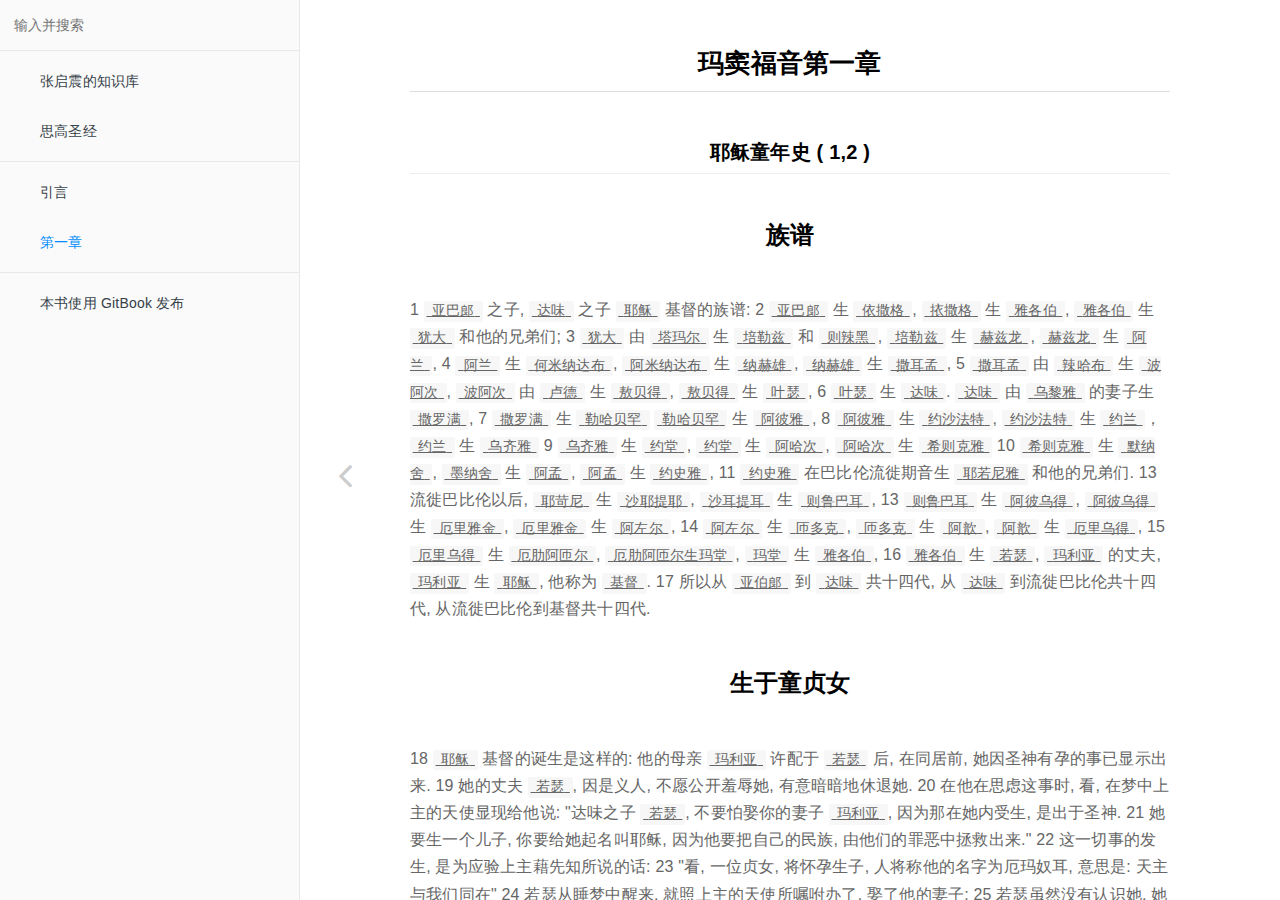
<file: content/玛01.html>
<!DOCTYPE HTML>
<html lang="zh-hans" >
    <head>
        <meta charset="UTF-8">
        <meta content="text/html; charset=utf-8" http-equiv="Content-Type">
        <title>第一章 · 前台用户手册</title>
        <meta http-equiv="X-UA-Compatible" content="IE=edge" />
        <meta name="description" content="">
        <meta name="generator" content="GitBook 3.2.3">
        <meta name="author" content="张启震">
        
        
    
    
    <link rel="stylesheet" href="../gitbook/style.css">

    
            
                
                <link rel="stylesheet" href="../gitbook/gitbook-plugin-back-to-top-button/plugin.css">
                
            
                
                <link rel="stylesheet" href="../gitbook/gitbook-plugin-image-captions/image-captions.css">
                
            
                
                <link rel="stylesheet" href="../gitbook/gitbook-plugin-search-plus/search.css">
                
            
                
                <link rel="stylesheet" href="../gitbook/gitbook-plugin-prism/prism.css">
                
            
                
                <link rel="stylesheet" href="../gitbook/gitbook-plugin-katex/katex.min.css">
                
            
                
                <link rel="stylesheet" href="../gitbook/gitbook-plugin-mermaid-gb3/mermaid/mermaid.css">
                
            
                
                <link rel="stylesheet" href="../gitbook/gitbook-plugin-tbfed-pagefooter/footer.css">
                
            
                
                <link rel="stylesheet" href="../gitbook/gitbook-plugin-expandable-chapters-small/expandable-chapters-small.css">
                
            
                
                <link rel="stylesheet" href="https://maxcdn.bootstrapcdn.com/bootstrap/3.3.7/css/bootstrap.min.css">
                
            
                
                <link rel="stylesheet" href="../gitbook/gitbook-plugin-sectionx/sectionx.css">
                
            
                
                <link rel="stylesheet" href="../gitbook/gitbook-plugin-alerts/style.css">
                
            
                
                <link rel="stylesheet" href="../gitbook/gitbook-plugin-tags/plugin.css">
                
            
                
                <link rel="stylesheet" href="../gitbook/gitbook-plugin-fontsettings/website.css">
                
            
                
                <link rel="stylesheet" href="../gitbook/gitbook-plugin-theme-comscore/test.css">
                
            
        

    

    
        
        <link rel="stylesheet" href="../css/html.css">
        
    


    

        
    
    
    
    
    
    <meta name="HandheldFriendly" content="true"/>
    <meta name="viewport" content="width=device-width, initial-scale=1, user-scalable=no">
    <meta name="apple-mobile-web-app-capable" content="yes">
    <meta name="apple-mobile-web-app-status-bar-style" content="black">
    <link rel="apple-touch-icon-precomposed" sizes="152x152" href="../gitbook/images/apple-touch-icon-precomposed-152.png">
    <link rel="shortcut icon" href="../gitbook/images/favicon.ico" type="image/x-icon">

    
    
    <link rel="prev" href="玛00.html" />
    

    
    
    
    

    
    <link rel="stylesheet" href="../gitbook/gitbook-plugin-chart/c3/c3.min.css">
    <script src="../gitbook/gitbook-plugin-chart/c3/d3.min.js"></script>
    <script src="../gitbook/gitbook-plugin-chart/c3/c3.min.js"></script>
    

    <script src="../gitbook/gitbook-plugin-graph/d3.min.js"></script>
    <script src="../gitbook/gitbook-plugin-graph/function-plot.js"></script>    

    </head>
    <body>
        
<div class="book">
    <div class="book-summary">
        
            
<div id="book-search-input" role="search">
    <input type="text" placeholder="输入并搜索" />
</div>

            
                <nav role="navigation">
                


<ul class="summary">
    
    
    
    

    

    
        
        
    
        <li class="chapter " data-level="1.1" >
            
                <a target="_blank" href="https://zhangqizhen.cn/">
            
                    
                    张启震的知识库
            
                </a>
            

            
        </li>
    
        <li class="chapter " data-level="1.2" data-path="../">
            
                <a href="../">
            
                    
                    思高圣经
            
                </a>
            

            
        </li>
    

    
        
        <li class="divider"></li>
        
        
    
        <li class="chapter " data-level="2.1" data-path="玛00.html">
            
                <a href="玛00.html">
            
                    
                    引言
            
                </a>
            

            
        </li>
    
        <li class="chapter active" data-level="2.2" data-path="玛01.html">
            
                <a href="玛01.html">
            
                    
                    第一章
            
                </a>
            

            
        </li>
    

    

    <li class="divider"></li>

    <li>
        <a href="https://www.gitbook.com" target="blank" class="gitbook-link">
            本书使用 GitBook 发布
        </a>
    </li>
</ul>


                </nav>
            
        
    </div>

    <div class="book-body">
        
            <div class="body-inner">
                
                    

<div class="book-header" role="navigation">
    

    <!-- Title -->
    <h1>
        <i class="fa fa-circle-o-notch fa-spin"></i>
        <a href=".." >第一章</a>
    </h1>
</div>




                    <div class="page-wrapper" tabindex="-1" role="main">
                        <div class="page-inner">
                            
<div class="search-plus" id="book-search-results">
    <div class="search-noresults">
    
                                <section class="normal markdown-section">
                                
                                <h1 id="&#x739B;&#x7AA6;&#x798F;&#x97F3;&#x7B2C;&#x4E00;&#x7AE0;">&#x739B;&#x7AA6;&#x798F;&#x97F3;&#x7B2C;&#x4E00;&#x7AE0;</h1>
<h2 id="&#x8036;&#x7A23;&#x7AE5;&#x5E74;&#x53F2;--12-">&#x8036;&#x7A23;&#x7AE5;&#x5E74;&#x53F2; ( 1,2 )</h2>
<h3 id="&#x65CF;&#x8C31;">&#x65CF;&#x8C31;</h3>
<p>1 <code>&#x4E9A;&#x5DF4;&#xF92C;</code> &#x4E4B;&#x5B50;, <code>&#x8FBE;&#x5473;</code> &#x4E4B;&#x5B50; <code>&#x8036;&#x7A23;</code> &#x57FA;&#x7763;&#x7684;&#x65CF;&#x8C31;: 2 <code>&#x4E9A;&#x5DF4;&#xF92C;</code> &#x751F; <code>&#x4F9D;&#x6492;&#x683C;</code>, <code>&#x6314;&#x6492;&#x683C;</code> &#x751F; <code>&#x96C5;&#x5404;&#x4F2F;</code>, <code>&#x96C5;&#x5404;&#x4F2F;</code> &#x751F; <code>&#x72B9;&#x5927;</code> &#x548C;&#x4ED6;&#x7684;&#x5144;&#x5F1F;&#x4EEC;; 3 <code>&#x72B9;&#x5927;</code> &#x7531; <code>&#x5854;&#x739B;&#x5C14;</code> &#x751F; <code>&#x57F9;&#x52D2;&#x5179;</code> &#x548C; <code>&#x5219;&#x8FA3;&#x9ED1;</code>, <code>&#x57F9;&#x52D2;&#x5179;</code> &#x751F; <code>&#x8D6B;&#x5179;&#x9F99;</code>, <code>&#x8D6B;&#x5179;&#x9F99;</code> &#x751F; <code>&#x963F;&#x5170;</code>, 4 <code>&#x963F;&#x5170;</code> &#x751F; <code>&#x4F55;&#x7C73;&#x7EB3;&#x8FBE;&#x5E03;</code>, <code>&#x963F;&#x7C73;&#x7EB3;&#x8FBE;&#x5E03;</code> &#x751F; <code>&#x7EB3;&#x8D6B;&#x96C4;</code>, <code>&#x7EB3;&#x8D6B;&#x96C4;</code> &#x751F; <code>&#x6492;&#x8033;&#x5B5F;</code>, 5 <code>&#x6492;&#x8033;&#x5B5F;</code> &#x7531; <code>&#x8FA3;&#x54C8;&#x5E03;</code> &#x751F; <code>&#x6CE2;&#x963F;&#x6B21;</code>, <code>&#x6CE2;&#x963F;&#x6B21;</code> &#x7531; <code>&#x5362;&#x5FB7;</code> &#x751F; <code>&#x6556;&#x8D1D;&#x5F97;</code>, <code>&#x6556;&#x8D1D;&#x5F97;</code> &#x751F; <code>&#x53F6;&#x745F;</code>, 6 <code>&#x53F6;&#x745F;</code> &#x751F; <code>&#x8FBE;&#x5473;</code>. <code>&#x8FBE;&#x5473;</code> &#x7531; <code>&#x4E4C;&#x9ECE;&#x96C5;</code> &#x7684;&#x59BB;&#x5B50;&#x751F; <code>&#x6492;&#x7F57;&#x6EE1;</code>, 7 <code>&#x6492;&#x7F57;&#x6EE1;</code> &#x751F; <code>&#x52D2;&#x54C8;&#x8D1D;&#x7F55;</code> <code>&#x52D2;&#x54C8;&#x8D1D;&#x7F55;</code> &#x751F; <code>&#x963F;&#x5F7C;&#x96C5;</code>, 8 <code>&#x963F;&#x5F7C;&#x96C5;</code> &#x751F; <code>&#x7EA6;&#x6C99;&#x6CD5;&#x7279;</code>, <code>&#x7EA6;&#x6C99;&#x6CD5;&#x7279;</code> &#x751F; <code>&#x7EA6;&#x5170;</code>&#xFF0C; <code>&#x7EA6;&#x5170;</code> &#x751F; <code>&#x4E4C;&#x9F50;&#x96C5;</code> 9 <code>&#x4E4C;&#x9F50;&#x96C5;</code> &#x751F; <code>&#x7EA6;&#x5802;</code>, <code>&#x7EA6;&#x5802;</code> &#x751F; <code>&#x963F;&#x54C8;&#x6B21;</code>, <code>&#x963F;&#x54C8;&#x6B21;</code> &#x751F; <code>&#x5E0C;&#x5219;&#x514B;&#x96C5;</code> 10 <code>&#x5E0C;&#x5219;&#x514B;&#x96C5;</code> &#x751F; <code>&#x9ED8;&#x7EB3;&#x820D;</code>, <code>&#x58A8;&#x7EB3;&#x820D;</code> &#x751F; <code>&#x963F;&#x5B5F;</code>, <code>&#x963F;&#x5B5F;</code> &#x751F; <code>&#x7EA6;&#x53F2;&#x96C5;</code>, 11 <code>&#x7EA6;&#x53F2;&#x96C5;</code> &#x5728;&#x5DF4;&#x6BD4;&#x4F26;&#x6D41;&#x5F99;&#x671F;&#x97F3;&#x751F; <code>&#x8036;&#x82E5;&#x5C3C;&#x96C5;</code> &#x548C;&#x4ED6;&#x7684;&#x5144;&#x5F1F;&#x4EEC;. 13 &#x6D41;&#x5F99;&#x5DF4;&#x6BD4;&#x4F26;&#x4EE5;&#x540E;, <code>&#x8036;&#x82DB;&#x5C3C;</code> &#x751F; <code>&#x6C99;&#x8036;&#x63D0;&#x8036;</code>, <code>&#x6C99;&#x8033;&#x63D0;&#x8033;</code> &#x751F; <code>&#x5219;&#x9C81;&#x5DF4;&#x8033;</code>, 13 <code>&#x5219;&#x9C81;&#x5DF4;&#x8033;</code> &#x751F; <code>&#x963F;&#x5F7C;&#x4E4C;&#x5F97;</code>, <code>&#x963F;&#x5F7C;&#x4E4C;&#x5F97;</code> &#x751F; <code>&#x5384;&#x91CC;&#x96C5;&#x91D1;</code>, <code>&#x5384;&#x91CC;&#x96C5;&#x91D1;</code> &#x751F; <code>&#x963F;&#x5DE6;&#x5C14;</code>, 14 <code>&#x963F;&#x5DE6;&#x5C14;</code> &#x751F; <code>&#x531D;&#x591A;&#x514B;</code>, <code>&#x531D;&#x591A;&#x514B;</code> &#x751F; <code>&#x963F;&#x6B46;</code>, <code>&#x963F;&#x6B46;</code> &#x751F; <code>&#x5384;&#x91CC;&#x4E4C;&#x5F97;</code>, 15 <code>&#x5384;&#x91CC;&#x4E4C;&#x5F97;</code> &#x751F; <code>&#x5384;&#x808B;&#x963F;&#x531D;&#x5C14;</code>, <code>&#x5384;&#x808B;&#x963F;&#x531D;&#x5C14;&#x751F;&#x739B;&#x5802;</code>, <code>&#x739B;&#x5802;</code> &#x751F; <code>&#x96C5;&#x5404;&#x4F2F;</code>, 16 <code>&#x96C5;&#x5404;&#x4F2F;</code> &#x751F; <code>&#x82E5;&#x745F;</code>, <code>&#x739B;&#x5229;&#x4E9A;</code> &#x7684;&#x4E08;&#x592B;, <code>&#x739B;&#x5229;&#x4E9A;</code> &#x751F; <code>&#x8036;&#x7A23;</code>, &#x4ED6;&#x79F0;&#x4E3A; <code>&#x57FA;&#x7763;</code>. 17 &#x6240;&#x4EE5;&#x4ECE; <code>&#x4E9A;&#x4F2F;&#xF92C;</code> &#x5230; <code>&#x8FBE;&#x5473;</code> &#x5171;&#x5341;&#x56DB;&#x4EE3;, &#x4ECE; <code>&#x8FBE;&#x5473;</code> &#x5230;&#x6D41;&#x5F99;&#x5DF4;&#x6BD4;&#x4F26;&#x5171;&#x5341;&#x56DB;&#x4EE3;, &#x4ECE;&#x6D41;&#x5F99;&#x5DF4;&#x6BD4;&#x4F26;&#x5230;&#x57FA;&#x7763;&#x5171;&#x5341;&#x56DB;&#x4EE3;.</p>
<h3 id="&#x751F;&#x4E8E;&#x7AE5;&#x8D1E;&#x5973;">&#x751F;&#x4E8E;&#x7AE5;&#x8D1E;&#x5973;</h3>
<p>18 <code>&#x8036;&#x7A23;</code> &#x57FA;&#x7763;&#x7684;&#x8BDE;&#x751F;&#x662F;&#x8FD9;&#x6837;&#x7684;: &#x4ED6;&#x7684;&#x6BCD;&#x4EB2; <code>&#x739B;&#x5229;&#x4E9A;</code> &#x8BB8;&#x914D;&#x4E8E; <code>&#x82E5;&#x745F;</code> &#x540E;, &#x5728;&#x540C;&#x5C45;&#x524D;, &#x5979;&#x56E0;&#x5723;&#x795E;&#x6709;&#x5B55;&#x7684;&#x4E8B;&#x5DF2;&#x663E;&#x793A;&#x51FA;&#x6765;.
19 &#x5979;&#x7684;&#x4E08;&#x592B; <code>&#x82E5;&#x745F;</code>, &#x56E0;&#x662F;&#x4E49;&#x4EBA;, &#x4E0D;&#x613F;&#x516C;&#x5F00;&#x7F9E;&#x8FB1;&#x5979;, &#x6709;&#x610F;&#x6697;&#x6697;&#x5730;&#x4F11;&#x9000;&#x5979;. 
20 &#x5728;&#x4ED6;&#x5728;&#x601D;&#x8651;&#x8FD9;&#x4E8B;&#x65F6;, &#x770B;, &#x5728;&#x68A6;&#x4E2D;&#x4E0A;&#x4E3B;&#x7684;&#x5929;&#x4F7F;&#x663E;&#x73B0;&#x7ED9;&#x4ED6;&#x8BF4;: &quot;&#x8FBE;&#x5473;&#x4E4B;&#x5B50; <code>&#x82E5;&#x745F;</code>, &#x4E0D;&#x8981;&#x6015;&#x5A36;&#x4F60;&#x7684;&#x59BB;&#x5B50; <code>&#x739B;&#x5229;&#x4E9A;</code>, &#x56E0;&#x4E3A;&#x90A3;&#x5728;&#x5979;&#x5185;&#x53D7;&#x751F;, &#x662F;&#x51FA;&#x4E8E;&#x5723;&#x795E;.
21 &#x5979;&#x8981;&#x751F;&#x4E00;&#x4E2A;&#x513F;&#x5B50;, &#x4F60;&#x8981;&#x7ED9;&#x5979;&#x8D77;&#x540D;&#x53EB;&#x8036;&#x7A23;, &#x56E0;&#x4E3A;&#x4ED6;&#x8981;&#x628A;&#x81EA;&#x5DF1;&#x7684;&#x6C11;&#x65CF;, &#x7531;&#x4ED6;&#x4EEC;&#x7684;&#x7F6A;&#x6076;&#x4E2D;&#x62EF;&#x6551;&#x51FA;&#x6765;.&quot;
22 &#x8FD9;&#x4E00;&#x5207;&#x4E8B;&#x7684;&#x53D1;&#x751F;, &#x662F;&#x4E3A;&#x5E94;&#x9A8C;&#x4E0A;&#x4E3B;&#x85C9;&#x5148;&#x77E5;&#x6240;&#x8BF4;&#x7684;&#x8BDD;:
23 &quot;&#x770B;, &#x4E00;&#x4F4D;&#x8D1E;&#x5973;, &#x5C06;&#x6000;&#x5B55;&#x751F;&#x5B50;, &#x4EBA;&#x5C06;&#x79F0;&#x4ED6;&#x7684;&#x540D;&#x5B57;&#x4E3A;&#x5384;&#x739B;&#x5974;&#x8033;, &#x610F;&#x601D;&#x662F;: &#x5929;&#x4E3B;&#x4E0E;&#x6211;&#x4EEC;&#x540C;&#x5728;&quot;
24 &#x82E5;&#x745F;&#x4ECE;&#x7761;&#x68A6;&#x4E2D;&#x9192;&#x6765;, &#x5C31;&#x7167;&#x4E0A;&#x4E3B;&#x7684;&#x5929;&#x4F7F;&#x6240;&#x5631;&#x5490;&#x529E;&#x4E86;, &#x5A36;&#x4E86;&#x4ED6;&#x7684;&#x59BB;&#x5B50;;
25 &#x82E5;&#x745F;&#x867D;&#x7136;&#x6CA1;&#x6709;&#x8BA4;&#x8BC6;&#x5979;, &#x5979;&#x5C31;&#x751F;&#x4E86;&#x4E00;&#x4E2A;&#x513F;&#x5B50;, &#x7ED9;&#x4ED6;&#x8D77;&#x540D;&#x8036;&#x7A23;.</p>
<footer class="page-footer"><span class="copyright">powered by Gitbook</span><span class="footer-modification">&#x8BE5;&#x6587;&#x4EF6;&#x4FEE;&#x8BA2;&#x7684;&#x65F6;&#x95F4;: 
2020-07-28 23:18:18
</span></footer>

                                
                                </section>
                            
    </div>
    <div class="search-results">
        <div class="has-results">
            
            <h1 class="search-results-title"><span class='search-results-count'></span> results matching "<span class='search-query'></span>"</h1>
            <ul class="search-results-list"></ul>
            
        </div>
        <div class="no-results">
            
            <h1 class="search-results-title">No results matching "<span class='search-query'></span>"</h1>
            
        </div>
    </div>
</div>

                        </div>
                    </div>
                
            </div>

            
                
                <a href="玛00.html" class="navigation navigation-prev navigation-unique" aria-label="Previous page: 引言">
                    <i class="fa fa-angle-left"></i>
                </a>
                
                
            
        
    </div>

    <script>
        var gitbook = gitbook || [];
        gitbook.push(function() {
            gitbook.page.hasChanged({"page":{"title":"第一章","level":"2.2","depth":1,"previous":{"title":"引言","level":"2.1","depth":1,"path":"content/玛00.md","ref":"content/玛00.md","articles":[]},"dir":"ltr"},"config":{"plugins":["theme-comscore","back-to-top-button","image-captions","-search","-lunr","search-plus","-highlight","prism","katex","mermaid-gb3","puml","graph","chart","tbfed-pagefooter","expandable-chapters-small","sectionx","favicon","todo","alerts","include-csv","tags","livereload"],"root":".","styles":{"website":"css/html.css"},"pluginsConfig":{"tbfed-pagefooter":{"modify_label":"该文件修订的时间: ","modify_format":"YYYY-MM-DD HH:mm:ss"},"prism":{},"include-csv":{},"puml":{},"livereload":{},"todo":{},"fovicon":{"shortcut":""},"graph":{},"katex":{},"fontsettings":{"theme":"white","family":"sans","size":2},"sectionx":{"tag":"b"},"mermaid-gb3":{},"favicon":{},"theme-comscore":{},"back-to-top-button":{},"alerts":{},"chat":{"type":"c3"},"tags":{"placement":"bottom"},"expandable-chapters-small":{},"sharing":{"facebook":true,"twitter":true,"google":false,"weibo":false,"instapaper":false,"vk":false,"all":["facebook","google","twitter","weibo","instapaper"]},"theme-default":{"styles":{"website":"styles/website.css","pdf":"styles/pdf.css","epub":"styles/epub.css","mobi":"styles/mobi.css","ebook":"styles/ebook.css","print":"styles/print.css"},"showLevel":false},"chart":{"type":"c3"},"search-plus":{},"image-captions":{"caption":"附图: _PAGE_LEVEL_._PAGE_IMAGE_NUMBER_ - _CAPTION_","variable_name":"_pictures"}},"theme":"default","author":"张启震","pdf":{"pageNumbers":true,"fontSize":12,"fontFamily":"Arial","paperSize":"a4","chapterMark":"pagebreak","pageBreaksBefore":"/","margin":{"right":62,"left":62,"top":56,"bottom":56}},"structure":{"langs":"LANGS.md","readme":"README.md","glossary":"GLOSSARY.md","summary":"SUMMARY.md"},"variables":{"_pictures":[]},"title":"前台用户手册","language":"zh-hans","links":{"sidebar":{},"gitbook":false},"gitbook":"3.2.3","description":"actionUltra 前台的使用手册"},"file":{"path":"content/玛01.md","mtime":"2020-07-28T15:18:18.525Z","type":"markdown"},"gitbook":{"version":"3.2.3","time":"2020-07-29T22:24:38.228Z"},"basePath":"..","book":{"language":""}});
        });
    </script>
</div>

        
    
    <script src="../gitbook/gitbook.js"></script>
    <script src="../gitbook/theme.js"></script>
    
        
        <script src="../gitbook/gitbook-plugin-back-to-top-button/plugin.js"></script>
        
    
        
        <script src="../gitbook/gitbook-plugin-search-plus/jquery.mark.min.js"></script>
        
    
        
        <script src="../gitbook/gitbook-plugin-search-plus/search.js"></script>
        
    
        
        <script src="../gitbook/gitbook-plugin-mermaid-gb3/book/plugin.js"></script>
        
    
        
        <script src="../gitbook/gitbook-plugin-expandable-chapters-small/expandable-chapters-small.js"></script>
        
    
        
        <script src="https://maxcdn.bootstrapcdn.com/bootstrap/3.3.7/js/bootstrap.min.js"></script>
        
    
        
        <script src="../gitbook/gitbook-plugin-sectionx/sectionx.js"></script>
        
    
        
        <script src="../gitbook/gitbook-plugin-alerts/plugin.js"></script>
        
    
        
        <script src="../gitbook/gitbook-plugin-livereload/plugin.js"></script>
        
    
        
        <script src="../gitbook/gitbook-plugin-sharing/buttons.js"></script>
        
    
        
        <script src="../gitbook/gitbook-plugin-fontsettings/fontsettings.js"></script>
        
    
        
        <script src="../gitbook/gitbook-plugin-theme-comscore/test.js"></script>
        
    

    <script src="../gitbook/gitbook-plugin-mermaid-gb3/mermaid/mermaid.min.js"></script>

    </body>
</html>
</file>
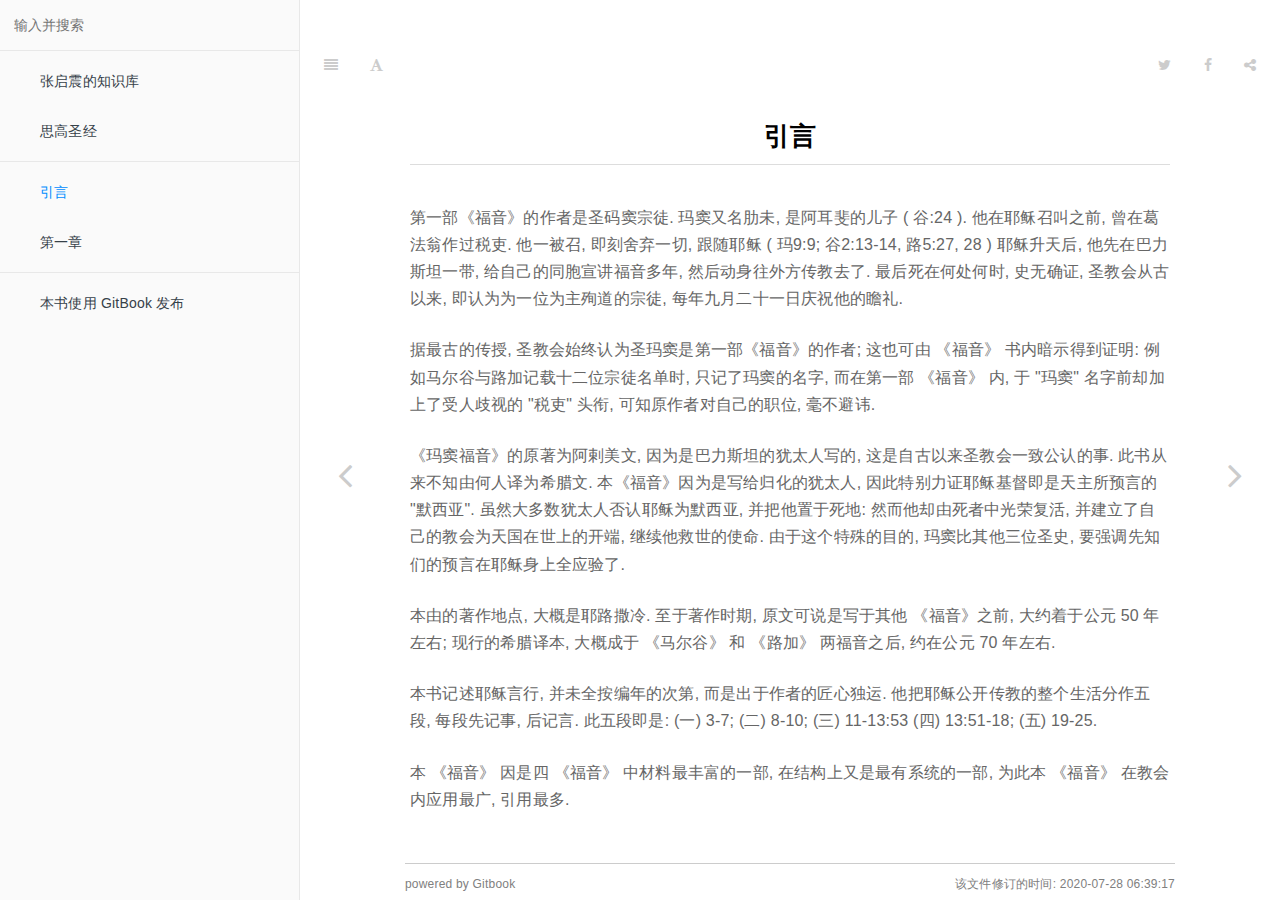
<file: html/content/玛00.html>
<!DOCTYPE HTML>
<html lang="zh-hans" >
    <head>
        <meta charset="UTF-8">
        <meta content="text/html; charset=utf-8" http-equiv="Content-Type">
        <title>引言 · 前台用户手册</title>
        <meta http-equiv="X-UA-Compatible" content="IE=edge" />
        <meta name="description" content="">
        <meta name="generator" content="GitBook 3.2.3">
        <meta name="author" content="张启震">
        
        
    
    
    <link rel="stylesheet" href="../gitbook/style.css">

    
            
                
                <link rel="stylesheet" href="../gitbook/gitbook-plugin-back-to-top-button/plugin.css">
                
            
                
                <link rel="stylesheet" href="../gitbook/gitbook-plugin-image-captions/image-captions.css">
                
            
                
                <link rel="stylesheet" href="../gitbook/gitbook-plugin-search-plus/search.css">
                
            
                
                <link rel="stylesheet" href="../gitbook/gitbook-plugin-prism/prism.css">
                
            
                
                <link rel="stylesheet" href="../gitbook/gitbook-plugin-katex/katex.min.css">
                
            
                
                <link rel="stylesheet" href="../gitbook/gitbook-plugin-mermaid-gb3/mermaid/mermaid.css">
                
            
                
                <link rel="stylesheet" href="../gitbook/gitbook-plugin-tbfed-pagefooter/footer.css">
                
            
                
                <link rel="stylesheet" href="../gitbook/gitbook-plugin-expandable-chapters-small/expandable-chapters-small.css">
                
            
                
                <link rel="stylesheet" href="https://maxcdn.bootstrapcdn.com/bootstrap/3.3.7/css/bootstrap.min.css">
                
            
                
                <link rel="stylesheet" href="../gitbook/gitbook-plugin-sectionx/sectionx.css">
                
            
                
                <link rel="stylesheet" href="../gitbook/gitbook-plugin-alerts/style.css">
                
            
                
                <link rel="stylesheet" href="../gitbook/gitbook-plugin-tags/plugin.css">
                
            
                
                <link rel="stylesheet" href="../gitbook/gitbook-plugin-fontsettings/website.css">
                
            
                
                <link rel="stylesheet" href="../gitbook/gitbook-plugin-theme-comscore/test.css">
                
            
        

    

    
        
        <link rel="stylesheet" href="../css/html.css">
        
    


    

        
    
    
    
    
    
    <meta name="HandheldFriendly" content="true"/>
    <meta name="viewport" content="width=device-width, initial-scale=1, user-scalable=no">
    <meta name="apple-mobile-web-app-capable" content="yes">
    <meta name="apple-mobile-web-app-status-bar-style" content="black">
    <link rel="apple-touch-icon-precomposed" sizes="152x152" href="../gitbook/images/apple-touch-icon-precomposed-152.png">
    <link rel="shortcut icon" href="../gitbook/images/favicon.ico" type="image/x-icon">

    
    <link rel="next" href="玛01.html" />
    
    
    <link rel="prev" href="../" />
    

    
    
    
    

    
    <link rel="stylesheet" href="../gitbook/gitbook-plugin-chart/c3/c3.min.css">
    <script src="../gitbook/gitbook-plugin-chart/c3/d3.min.js"></script>
    <script src="../gitbook/gitbook-plugin-chart/c3/c3.min.js"></script>
    

    <script src="../gitbook/gitbook-plugin-graph/d3.min.js"></script>
    <script src="../gitbook/gitbook-plugin-graph/function-plot.js"></script>    

    </head>
    <body>
        
<div class="book">
    <div class="book-summary">
        
            
<div id="book-search-input" role="search">
    <input type="text" placeholder="输入并搜索" />
</div>

            
                <nav role="navigation">
                


<ul class="summary">
    
    
    
    

    

    
        
        
    
        <li class="chapter " data-level="1.1" >
            
                <a target="_blank" href="https://zhangqizhen.cn/">
            
                    
                    张启震的知识库
            
                </a>
            

            
        </li>
    
        <li class="chapter " data-level="1.2" data-path="../">
            
                <a href="../">
            
                    
                    思高圣经
            
                </a>
            

            
        </li>
    

    
        
        <li class="divider"></li>
        
        
    
        <li class="chapter active" data-level="2.1" data-path="玛00.html">
            
                <a href="玛00.html">
            
                    
                    引言
            
                </a>
            

            
        </li>
    
        <li class="chapter " data-level="2.2" data-path="玛01.html">
            
                <a href="玛01.html">
            
                    
                    第一章
            
                </a>
            

            
        </li>
    

    

    <li class="divider"></li>

    <li>
        <a href="https://www.gitbook.com" target="blank" class="gitbook-link">
            本书使用 GitBook 发布
        </a>
    </li>
</ul>


                </nav>
            
        
    </div>

    <div class="book-body">
        
            <div class="body-inner">
                
                    

<div class="book-header" role="navigation">
    

    <!-- Title -->
    <h1>
        <i class="fa fa-circle-o-notch fa-spin"></i>
        <a href=".." >引言</a>
    </h1>
</div>




                    <div class="page-wrapper" tabindex="-1" role="main">
                        <div class="page-inner">
                            
<div class="search-plus" id="book-search-results">
    <div class="search-noresults">
    
                                <section class="normal markdown-section">
                                
                                <h1 id="&#x5F15;&#x8A00;">&#x5F15;&#x8A00;</h1>
<p>&#x7B2C;&#x4E00;&#x90E8;&#x300A;&#x798F;&#x97F3;&#x300B;&#x7684;&#x4F5C;&#x8005;&#x662F;&#x5723;&#x7801;&#x7AA6;&#x5B97;&#x5F92;. &#x739B;&#x7AA6;&#x53C8;&#x540D;&#x808B;&#x672A;, &#x662F;&#x963F;&#x8033;&#x6590;&#x7684;&#x513F;&#x5B50; ( &#x8C37;:24 ). &#x4ED6;&#x5728;&#x8036;&#x7A23;&#x53EC;&#x53EB;&#x4E4B;&#x524D;, &#x66FE;&#x5728;&#x845B;&#x6CD5;&#x7FC1;&#x4F5C;&#x8FC7;&#x7A0E;&#x540F;. &#x4ED6;&#x4E00;&#x88AB;&#x53EC;, &#x5373;&#x523B;&#x820D;&#x5F03;&#x4E00;&#x5207;, &#x8DDF;&#x968F;&#x8036;&#x7A23; ( &#x739B;9:9; &#x8C37;2:13-14, &#x8DEF;5:27, 28 ) &#x8036;&#x7A23;&#x5347;&#x5929;&#x540E;, &#x4ED6;&#x5148;&#x5728;&#x5DF4;&#x529B;&#x65AF;&#x5766;&#x4E00;&#x5E26;, &#x7ED9;&#x81EA;&#x5DF1;&#x7684;&#x540C;&#x80DE;&#x5BA3;&#x8BB2;&#x798F;&#x97F3;&#x591A;&#x5E74;, &#x7136;&#x540E;&#x52A8;&#x8EAB;&#x5F80;&#x5916;&#x65B9;&#x4F20;&#x6559;&#x53BB;&#x4E86;. &#x6700;&#x540E;&#x6B7B;&#x5728;&#x4F55;&#x5904;&#x4F55;&#x65F6;, &#x53F2;&#x65E0;&#x786E;&#x8BC1;, &#x5723;&#x6559;&#x4F1A;&#x4ECE;&#x53E4;&#x4EE5;&#x6765;, &#x5373;&#x8BA4;&#x4E3A;&#x4E3A;&#x4E00;&#x4F4D;&#x4E3A;&#x4E3B;&#x6B89;&#x9053;&#x7684;&#x5B97;&#x5F92;, &#x6BCF;&#x5E74;&#x4E5D;&#x6708;&#x4E8C;&#x5341;&#x4E00;&#x65E5;&#x5E86;&#x795D;&#x4ED6;&#x7684;&#x77BB;&#x793C;.</p>
<p>&#x636E;&#x6700;&#x53E4;&#x7684;&#x4F20;&#x6388;, &#x5723;&#x6559;&#x4F1A;&#x59CB;&#x7EC8;&#x8BA4;&#x4E3A;&#x5723;&#x739B;&#x7AA6;&#x662F;&#x7B2C;&#x4E00;&#x90E8;&#x300A;&#x798F;&#x97F3;&#x300B;&#x7684;&#x4F5C;&#x8005;; &#x8FD9;&#x4E5F;&#x53EF;&#x7531; &#x300A;&#x798F;&#x97F3;&#x300B; &#x4E66;&#x5185;&#x6697;&#x793A;&#x5F97;&#x5230;&#x8BC1;&#x660E;: &#x4F8B;&#x5982;&#x9A6C;&#x5C14;&#x8C37;&#x4E0E;&#x8DEF;&#x52A0;&#x8BB0;&#x8F7D;&#x5341;&#x4E8C;&#x4F4D;&#x5B97;&#x5F92;&#x540D;&#x5355;&#x65F6;, &#x53EA;&#x8BB0;&#x4E86;&#x739B;&#x7AA6;&#x7684;&#x540D;&#x5B57;, &#x800C;&#x5728;&#x7B2C;&#x4E00;&#x90E8; &#x300A;&#x798F;&#x97F3;&#x300B; &#x5185;, &#x4E8E; &quot;&#x739B;&#x7AA6;&quot; &#x540D;&#x5B57;&#x524D;&#x5374;&#x52A0;&#x4E0A;&#x4E86;&#x53D7;&#x4EBA;&#x6B67;&#x89C6;&#x7684; &quot;&#x7A0E;&#x540F;&quot; &#x5934;&#x8854;, &#x53EF;&#x77E5;&#x539F;&#x4F5C;&#x8005;&#x5BF9;&#x81EA;&#x5DF1;&#x7684;&#x804C;&#x4F4D;, &#x6BEB;&#x4E0D;&#x907F;&#x8BB3;.</p>
<p>&#x300A;&#x739B;&#x7AA6;&#x798F;&#x97F3;&#x300B;&#x7684;&#x539F;&#x8457;&#x4E3A;&#x963F;&#x524C;&#x7F8E;&#x6587;, &#x56E0;&#x4E3A;&#x662F;&#x5DF4;&#x529B;&#x65AF;&#x5766;&#x7684;&#x72B9;&#x592A;&#x4EBA;&#x5199;&#x7684;, &#x8FD9;&#x662F;&#x81EA;&#x53E4;&#x4EE5;&#x6765;&#x5723;&#x6559;&#x4F1A;&#x4E00;&#x81F4;&#x516C;&#x8BA4;&#x7684;&#x4E8B;. &#x6B64;&#x4E66;&#x4ECE;&#x6765;&#x4E0D;&#x77E5;&#x7531;&#x4F55;&#x4EBA;&#x8BD1;&#x4E3A;&#x5E0C;&#x814A;&#x6587;. &#x672C;&#x300A;&#x798F;&#x97F3;&#x300B;&#x56E0;&#x4E3A;&#x662F;&#x5199;&#x7ED9;&#x5F52;&#x5316;&#x7684;&#x72B9;&#x592A;&#x4EBA;, &#x56E0;&#x6B64;&#x7279;&#x522B;&#x529B;&#x8BC1;&#x8036;&#x7A23;&#x57FA;&#x7763;&#x5373;&#x662F;&#x5929;&#x4E3B;&#x6240;&#x9884;&#x8A00;&#x7684; &quot;&#x9ED8;&#x897F;&#x4E9A;&quot;. &#x867D;&#x7136;&#x5927;&#x591A;&#x6570;&#x72B9;&#x592A;&#x4EBA;&#x5426;&#x8BA4;&#x8036;&#x7A23;&#x4E3A;&#x9ED8;&#x897F;&#x4E9A;, &#x5E76;&#x628A;&#x4ED6;&#x7F6E;&#x4E8E;&#x6B7B;&#x5730;: &#x7136;&#x800C;&#x4ED6;&#x5374;&#x7531;&#x6B7B;&#x8005;&#x4E2D;&#x5149;&#x8363;&#x590D;&#x6D3B;, &#x5E76;&#x5EFA;&#x7ACB;&#x4E86;&#x81EA;&#x5DF1;&#x7684;&#x6559;&#x4F1A;&#x4E3A;&#x5929;&#x56FD;&#x5728;&#x4E16;&#x4E0A;&#x7684;&#x5F00;&#x7AEF;, &#x7EE7;&#x7EED;&#x4ED6;&#x6551;&#x4E16;&#x7684;&#x4F7F;&#x547D;. &#x7531;&#x4E8E;&#x8FD9;&#x4E2A;&#x7279;&#x6B8A;&#x7684;&#x76EE;&#x7684;, &#x739B;&#x7AA6;&#x6BD4;&#x5176;&#x4ED6;&#x4E09;&#x4F4D;&#x5723;&#x53F2;, &#x8981;&#x5F3A;&#x8C03;&#x5148;&#x77E5;&#x4EEC;&#x7684;&#x9884;&#x8A00;&#x5728;&#x8036;&#x7A23;&#x8EAB;&#x4E0A;&#x5168;&#x5E94;&#x9A8C;&#x4E86;.</p>
<p>&#x672C;&#x7531;&#x7684;&#x8457;&#x4F5C;&#x5730;&#x70B9;, &#x5927;&#x6982;&#x662F;&#x8036;&#x8DEF;&#x6492;&#x51B7;. &#x81F3;&#x4E8E;&#x8457;&#x4F5C;&#x65F6;&#x671F;, &#x539F;&#x6587;&#x53EF;&#x8BF4;&#x662F;&#x5199;&#x4E8E;&#x5176;&#x4ED6; &#x300A;&#x798F;&#x97F3;&#x300B;&#x4E4B;&#x524D;, &#x5927;&#x7EA6;&#x7740;&#x4E8E;&#x516C;&#x5143; 50 &#x5E74;&#x5DE6;&#x53F3;; &#x73B0;&#x884C;&#x7684;&#x5E0C;&#x814A;&#x8BD1;&#x672C;, &#x5927;&#x6982;&#x6210;&#x4E8E; &#x300A;&#x9A6C;&#x5C14;&#x8C37;&#x300B; &#x548C; &#x300A;&#x8DEF;&#x52A0;&#x300B; &#x4E24;&#x798F;&#x97F3;&#x4E4B;&#x540E;, &#x7EA6;&#x5728;&#x516C;&#x5143; 70 &#x5E74;&#x5DE6;&#x53F3;. </p>
<p>&#x672C;&#x4E66;&#x8BB0;&#x8FF0;&#x8036;&#x7A23;&#x8A00;&#x884C;, &#x5E76;&#x672A;&#x5168;&#x6309;&#x7F16;&#x5E74;&#x7684;&#x6B21;&#x7B2C;, &#x800C;&#x662F;&#x51FA;&#x4E8E;&#x4F5C;&#x8005;&#x7684;&#x5320;&#x5FC3;&#x72EC;&#x8FD0;. &#x4ED6;&#x628A;&#x8036;&#x7A23;&#x516C;&#x5F00;&#x4F20;&#x6559;&#x7684;&#x6574;&#x4E2A;&#x751F;&#x6D3B;&#x5206;&#x4F5C;&#x4E94;&#x6BB5;, &#x6BCF;&#x6BB5;&#x5148;&#x8BB0;&#x4E8B;, &#x540E;&#x8BB0;&#x8A00;. &#x6B64;&#x4E94;&#x6BB5;&#x5373;&#x662F;: (&#x4E00;) 3-7; (&#x4E8C;) 8-10; (&#x4E09;) 11-13:53 (&#x56DB;) 13:51-18; (&#x4E94;) 19-25.</p>
<p>&#x672C; &#x300A;&#x798F;&#x97F3;&#x300B; &#x56E0;&#x662F;&#x56DB; &#x300A;&#x798F;&#x97F3;&#x300B; &#x4E2D;&#x6750;&#x6599;&#x6700;&#x4E30;&#x5BCC;&#x7684;&#x4E00;&#x90E8;, &#x5728;&#x7ED3;&#x6784;&#x4E0A;&#x53C8;&#x662F;&#x6700;&#x6709;&#x7CFB;&#x7EDF;&#x7684;&#x4E00;&#x90E8;, &#x4E3A;&#x6B64;&#x672C; &#x300A;&#x798F;&#x97F3;&#x300B; &#x5728;&#x6559;&#x4F1A;&#x5185;&#x5E94;&#x7528;&#x6700;&#x5E7F;, &#x5F15;&#x7528;&#x6700;&#x591A;.</p>
<footer class="page-footer"><span class="copyright">powered by Gitbook</span><span class="footer-modification">&#x8BE5;&#x6587;&#x4EF6;&#x4FEE;&#x8BA2;&#x7684;&#x65F6;&#x95F4;: 
2020-07-28 06:39:17
</span></footer>

                                
                                </section>
                            
    </div>
    <div class="search-results">
        <div class="has-results">
            
            <h1 class="search-results-title"><span class='search-results-count'></span> results matching "<span class='search-query'></span>"</h1>
            <ul class="search-results-list"></ul>
            
        </div>
        <div class="no-results">
            
            <h1 class="search-results-title">No results matching "<span class='search-query'></span>"</h1>
            
        </div>
    </div>
</div>

                        </div>
                    </div>
                
            </div>

            
                
                <a href="../" class="navigation navigation-prev " aria-label="Previous page: 思高圣经">
                    <i class="fa fa-angle-left"></i>
                </a>
                
                
                <a href="玛01.html" class="navigation navigation-next " aria-label="Next page: 第一章">
                    <i class="fa fa-angle-right"></i>
                </a>
                
            
        
    </div>

    <script>
        var gitbook = gitbook || [];
        gitbook.push(function() {
            gitbook.page.hasChanged({"page":{"title":"引言","level":"2.1","depth":1,"next":{"title":"第一章","level":"2.2","depth":1,"path":"content/玛01.md","ref":"content/玛01.md","articles":[]},"previous":{"title":"思高圣经","level":"1.2","depth":1,"path":"README.md","ref":"README.md","articles":[]},"dir":"ltr"},"config":{"plugins":["theme-comscore","back-to-top-button","image-captions","-search","-lunr","search-plus","-highlight","prism","katex","mermaid-gb3","puml","graph","chart","tbfed-pagefooter","expandable-chapters-small","sectionx","favicon","todo","alerts","include-csv","tags"],"root":".","styles":{"website":"css/html.css"},"pluginsConfig":{"tbfed-pagefooter":{"modify_label":"该文件修订的时间: ","modify_format":"YYYY-MM-DD HH:mm:ss"},"prism":{},"include-csv":{},"puml":{},"todo":{},"fovicon":{"shortcut":""},"graph":{},"katex":{},"fontsettings":{"theme":"white","family":"sans","size":2},"sectionx":{"tag":"b"},"mermaid-gb3":{},"favicon":{},"theme-comscore":{},"back-to-top-button":{},"alerts":{},"chat":{"type":"c3"},"tags":{"placement":"bottom"},"expandable-chapters-small":{},"sharing":{"facebook":true,"twitter":true,"google":false,"weibo":false,"instapaper":false,"vk":false,"all":["facebook","google","twitter","weibo","instapaper"]},"theme-default":{"styles":{"website":"styles/website.css","pdf":"styles/pdf.css","epub":"styles/epub.css","mobi":"styles/mobi.css","ebook":"styles/ebook.css","print":"styles/print.css"},"showLevel":false},"chart":{"type":"c3"},"search-plus":{},"image-captions":{"caption":"附图: _PAGE_LEVEL_._PAGE_IMAGE_NUMBER_ - _CAPTION_","variable_name":"_pictures"}},"theme":"default","author":"张启震","pdf":{"pageNumbers":true,"fontSize":12,"fontFamily":"Arial","paperSize":"a4","chapterMark":"pagebreak","pageBreaksBefore":"/","margin":{"right":62,"left":62,"top":56,"bottom":56}},"structure":{"langs":"LANGS.md","readme":"README.md","glossary":"GLOSSARY.md","summary":"SUMMARY.md"},"variables":{"_pictures":[]},"title":"前台用户手册","language":"zh-hans","links":{"sidebar":{},"gitbook":false},"gitbook":"3.2.3","description":"actionUltra 前台的使用手册"},"file":{"path":"content/玛00.md","mtime":"2020-07-27T22:39:17.593Z","type":"markdown"},"gitbook":{"version":"3.2.3","time":"2020-07-29T22:10:44.277Z"},"basePath":"..","book":{"language":""}});
        });
    </script>
</div>

        
    
    <script src="../gitbook/gitbook.js"></script>
    <script src="../gitbook/theme.js"></script>
    
        
        <script src="../gitbook/gitbook-plugin-back-to-top-button/plugin.js"></script>
        
    
        
        <script src="../gitbook/gitbook-plugin-search-plus/jquery.mark.min.js"></script>
        
    
        
        <script src="../gitbook/gitbook-plugin-search-plus/search.js"></script>
        
    
        
        <script src="../gitbook/gitbook-plugin-mermaid-gb3/book/plugin.js"></script>
        
    
        
        <script src="../gitbook/gitbook-plugin-expandable-chapters-small/expandable-chapters-small.js"></script>
        
    
        
        <script src="https://maxcdn.bootstrapcdn.com/bootstrap/3.3.7/js/bootstrap.min.js"></script>
        
    
        
        <script src="../gitbook/gitbook-plugin-sectionx/sectionx.js"></script>
        
    
        
        <script src="../gitbook/gitbook-plugin-alerts/plugin.js"></script>
        
    
        
        <script src="../gitbook/gitbook-plugin-sharing/buttons.js"></script>
        
    
        
        <script src="../gitbook/gitbook-plugin-fontsettings/fontsettings.js"></script>
        
    
        
        <script src="../gitbook/gitbook-plugin-theme-comscore/test.js"></script>
        
    

    <script src="../gitbook/gitbook-plugin-mermaid-gb3/mermaid/mermaid.min.js"></script>

    </body>
</html>
</file>
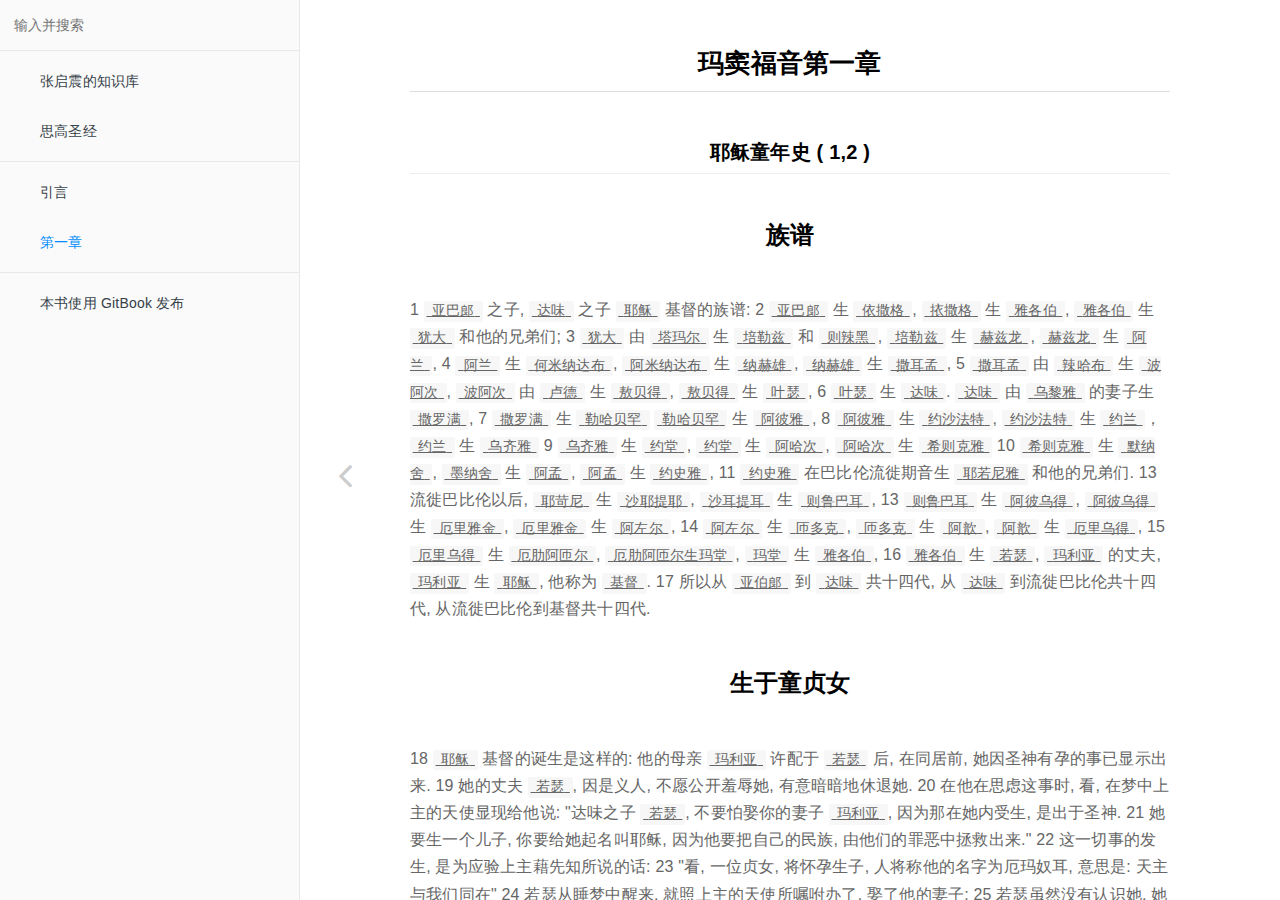
<file: html/content/玛01.html>
<!DOCTYPE HTML>
<html lang="zh-hans" >
    <head>
        <meta charset="UTF-8">
        <meta content="text/html; charset=utf-8" http-equiv="Content-Type">
        <title>第一章 · 前台用户手册</title>
        <meta http-equiv="X-UA-Compatible" content="IE=edge" />
        <meta name="description" content="">
        <meta name="generator" content="GitBook 3.2.3">
        <meta name="author" content="张启震">
        
        
    
    
    <link rel="stylesheet" href="../gitbook/style.css">

    
            
                
                <link rel="stylesheet" href="../gitbook/gitbook-plugin-back-to-top-button/plugin.css">
                
            
                
                <link rel="stylesheet" href="../gitbook/gitbook-plugin-image-captions/image-captions.css">
                
            
                
                <link rel="stylesheet" href="../gitbook/gitbook-plugin-search-plus/search.css">
                
            
                
                <link rel="stylesheet" href="../gitbook/gitbook-plugin-prism/prism.css">
                
            
                
                <link rel="stylesheet" href="../gitbook/gitbook-plugin-katex/katex.min.css">
                
            
                
                <link rel="stylesheet" href="../gitbook/gitbook-plugin-mermaid-gb3/mermaid/mermaid.css">
                
            
                
                <link rel="stylesheet" href="../gitbook/gitbook-plugin-tbfed-pagefooter/footer.css">
                
            
                
                <link rel="stylesheet" href="../gitbook/gitbook-plugin-expandable-chapters-small/expandable-chapters-small.css">
                
            
                
                <link rel="stylesheet" href="https://maxcdn.bootstrapcdn.com/bootstrap/3.3.7/css/bootstrap.min.css">
                
            
                
                <link rel="stylesheet" href="../gitbook/gitbook-plugin-sectionx/sectionx.css">
                
            
                
                <link rel="stylesheet" href="../gitbook/gitbook-plugin-alerts/style.css">
                
            
                
                <link rel="stylesheet" href="../gitbook/gitbook-plugin-tags/plugin.css">
                
            
                
                <link rel="stylesheet" href="../gitbook/gitbook-plugin-fontsettings/website.css">
                
            
                
                <link rel="stylesheet" href="../gitbook/gitbook-plugin-theme-comscore/test.css">
                
            
        

    

    
        
        <link rel="stylesheet" href="../css/html.css">
        
    


    

        
    
    
    
    
    
    <meta name="HandheldFriendly" content="true"/>
    <meta name="viewport" content="width=device-width, initial-scale=1, user-scalable=no">
    <meta name="apple-mobile-web-app-capable" content="yes">
    <meta name="apple-mobile-web-app-status-bar-style" content="black">
    <link rel="apple-touch-icon-precomposed" sizes="152x152" href="../gitbook/images/apple-touch-icon-precomposed-152.png">
    <link rel="shortcut icon" href="../gitbook/images/favicon.ico" type="image/x-icon">

    
    
    <link rel="prev" href="玛00.html" />
    

    
    
    
    

    
    <link rel="stylesheet" href="../gitbook/gitbook-plugin-chart/c3/c3.min.css">
    <script src="../gitbook/gitbook-plugin-chart/c3/d3.min.js"></script>
    <script src="../gitbook/gitbook-plugin-chart/c3/c3.min.js"></script>
    

    <script src="../gitbook/gitbook-plugin-graph/d3.min.js"></script>
    <script src="../gitbook/gitbook-plugin-graph/function-plot.js"></script>    

    </head>
    <body>
        
<div class="book">
    <div class="book-summary">
        
            
<div id="book-search-input" role="search">
    <input type="text" placeholder="输入并搜索" />
</div>

            
                <nav role="navigation">
                


<ul class="summary">
    
    
    
    

    

    
        
        
    
        <li class="chapter " data-level="1.1" >
            
                <a target="_blank" href="https://zhangqizhen.cn/">
            
                    
                    张启震的知识库
            
                </a>
            

            
        </li>
    
        <li class="chapter " data-level="1.2" data-path="../">
            
                <a href="../">
            
                    
                    思高圣经
            
                </a>
            

            
        </li>
    

    
        
        <li class="divider"></li>
        
        
    
        <li class="chapter " data-level="2.1" data-path="玛00.html">
            
                <a href="玛00.html">
            
                    
                    引言
            
                </a>
            

            
        </li>
    
        <li class="chapter active" data-level="2.2" data-path="玛01.html">
            
                <a href="玛01.html">
            
                    
                    第一章
            
                </a>
            

            
        </li>
    

    

    <li class="divider"></li>

    <li>
        <a href="https://www.gitbook.com" target="blank" class="gitbook-link">
            本书使用 GitBook 发布
        </a>
    </li>
</ul>


                </nav>
            
        
    </div>

    <div class="book-body">
        
            <div class="body-inner">
                
                    

<div class="book-header" role="navigation">
    

    <!-- Title -->
    <h1>
        <i class="fa fa-circle-o-notch fa-spin"></i>
        <a href=".." >第一章</a>
    </h1>
</div>




                    <div class="page-wrapper" tabindex="-1" role="main">
                        <div class="page-inner">
                            
<div class="search-plus" id="book-search-results">
    <div class="search-noresults">
    
                                <section class="normal markdown-section">
                                
                                <h1 id="&#x739B;&#x7AA6;&#x798F;&#x97F3;&#x7B2C;&#x4E00;&#x7AE0;">&#x739B;&#x7AA6;&#x798F;&#x97F3;&#x7B2C;&#x4E00;&#x7AE0;</h1>
<h2 id="&#x8036;&#x7A23;&#x7AE5;&#x5E74;&#x53F2;--12-">&#x8036;&#x7A23;&#x7AE5;&#x5E74;&#x53F2; ( 1,2 )</h2>
<h3 id="&#x65CF;&#x8C31;">&#x65CF;&#x8C31;</h3>
<p>1 <code>&#x4E9A;&#x5DF4;&#xF92C;</code> &#x4E4B;&#x5B50;, <code>&#x8FBE;&#x5473;</code> &#x4E4B;&#x5B50; <code>&#x8036;&#x7A23;</code> &#x57FA;&#x7763;&#x7684;&#x65CF;&#x8C31;: 2 <code>&#x4E9A;&#x5DF4;&#xF92C;</code> &#x751F; <code>&#x4F9D;&#x6492;&#x683C;</code>, <code>&#x6314;&#x6492;&#x683C;</code> &#x751F; <code>&#x96C5;&#x5404;&#x4F2F;</code>, <code>&#x96C5;&#x5404;&#x4F2F;</code> &#x751F; <code>&#x72B9;&#x5927;</code> &#x548C;&#x4ED6;&#x7684;&#x5144;&#x5F1F;&#x4EEC;; 3 <code>&#x72B9;&#x5927;</code> &#x7531; <code>&#x5854;&#x739B;&#x5C14;</code> &#x751F; <code>&#x57F9;&#x52D2;&#x5179;</code> &#x548C; <code>&#x5219;&#x8FA3;&#x9ED1;</code>, <code>&#x57F9;&#x52D2;&#x5179;</code> &#x751F; <code>&#x8D6B;&#x5179;&#x9F99;</code>, <code>&#x8D6B;&#x5179;&#x9F99;</code> &#x751F; <code>&#x963F;&#x5170;</code>, 4 <code>&#x963F;&#x5170;</code> &#x751F; <code>&#x4F55;&#x7C73;&#x7EB3;&#x8FBE;&#x5E03;</code>, <code>&#x963F;&#x7C73;&#x7EB3;&#x8FBE;&#x5E03;</code> &#x751F; <code>&#x7EB3;&#x8D6B;&#x96C4;</code>, <code>&#x7EB3;&#x8D6B;&#x96C4;</code> &#x751F; <code>&#x6492;&#x8033;&#x5B5F;</code>, 5 <code>&#x6492;&#x8033;&#x5B5F;</code> &#x7531; <code>&#x8FA3;&#x54C8;&#x5E03;</code> &#x751F; <code>&#x6CE2;&#x963F;&#x6B21;</code>, <code>&#x6CE2;&#x963F;&#x6B21;</code> &#x7531; <code>&#x5362;&#x5FB7;</code> &#x751F; <code>&#x6556;&#x8D1D;&#x5F97;</code>, <code>&#x6556;&#x8D1D;&#x5F97;</code> &#x751F; <code>&#x53F6;&#x745F;</code>, 6 <code>&#x53F6;&#x745F;</code> &#x751F; <code>&#x8FBE;&#x5473;</code>. <code>&#x8FBE;&#x5473;</code> &#x7531; <code>&#x4E4C;&#x9ECE;&#x96C5;</code> &#x7684;&#x59BB;&#x5B50;&#x751F; <code>&#x6492;&#x7F57;&#x6EE1;</code>, 7 <code>&#x6492;&#x7F57;&#x6EE1;</code> &#x751F; <code>&#x52D2;&#x54C8;&#x8D1D;&#x7F55;</code> <code>&#x52D2;&#x54C8;&#x8D1D;&#x7F55;</code> &#x751F; <code>&#x963F;&#x5F7C;&#x96C5;</code>, 8 <code>&#x963F;&#x5F7C;&#x96C5;</code> &#x751F; <code>&#x7EA6;&#x6C99;&#x6CD5;&#x7279;</code>, <code>&#x7EA6;&#x6C99;&#x6CD5;&#x7279;</code> &#x751F; <code>&#x7EA6;&#x5170;</code>&#xFF0C; <code>&#x7EA6;&#x5170;</code> &#x751F; <code>&#x4E4C;&#x9F50;&#x96C5;</code> 9 <code>&#x4E4C;&#x9F50;&#x96C5;</code> &#x751F; <code>&#x7EA6;&#x5802;</code>, <code>&#x7EA6;&#x5802;</code> &#x751F; <code>&#x963F;&#x54C8;&#x6B21;</code>, <code>&#x963F;&#x54C8;&#x6B21;</code> &#x751F; <code>&#x5E0C;&#x5219;&#x514B;&#x96C5;</code> 10 <code>&#x5E0C;&#x5219;&#x514B;&#x96C5;</code> &#x751F; <code>&#x9ED8;&#x7EB3;&#x820D;</code>, <code>&#x58A8;&#x7EB3;&#x820D;</code> &#x751F; <code>&#x963F;&#x5B5F;</code>, <code>&#x963F;&#x5B5F;</code> &#x751F; <code>&#x7EA6;&#x53F2;&#x96C5;</code>, 11 <code>&#x7EA6;&#x53F2;&#x96C5;</code> &#x5728;&#x5DF4;&#x6BD4;&#x4F26;&#x6D41;&#x5F99;&#x671F;&#x97F3;&#x751F; <code>&#x8036;&#x82E5;&#x5C3C;&#x96C5;</code> &#x548C;&#x4ED6;&#x7684;&#x5144;&#x5F1F;&#x4EEC;. 13 &#x6D41;&#x5F99;&#x5DF4;&#x6BD4;&#x4F26;&#x4EE5;&#x540E;, <code>&#x8036;&#x82DB;&#x5C3C;</code> &#x751F; <code>&#x6C99;&#x8036;&#x63D0;&#x8036;</code>, <code>&#x6C99;&#x8033;&#x63D0;&#x8033;</code> &#x751F; <code>&#x5219;&#x9C81;&#x5DF4;&#x8033;</code>, 13 <code>&#x5219;&#x9C81;&#x5DF4;&#x8033;</code> &#x751F; <code>&#x963F;&#x5F7C;&#x4E4C;&#x5F97;</code>, <code>&#x963F;&#x5F7C;&#x4E4C;&#x5F97;</code> &#x751F; <code>&#x5384;&#x91CC;&#x96C5;&#x91D1;</code>, <code>&#x5384;&#x91CC;&#x96C5;&#x91D1;</code> &#x751F; <code>&#x963F;&#x5DE6;&#x5C14;</code>, 14 <code>&#x963F;&#x5DE6;&#x5C14;</code> &#x751F; <code>&#x531D;&#x591A;&#x514B;</code>, <code>&#x531D;&#x591A;&#x514B;</code> &#x751F; <code>&#x963F;&#x6B46;</code>, <code>&#x963F;&#x6B46;</code> &#x751F; <code>&#x5384;&#x91CC;&#x4E4C;&#x5F97;</code>, 15 <code>&#x5384;&#x91CC;&#x4E4C;&#x5F97;</code> &#x751F; <code>&#x5384;&#x808B;&#x963F;&#x531D;&#x5C14;</code>, <code>&#x5384;&#x808B;&#x963F;&#x531D;&#x5C14;&#x751F;&#x739B;&#x5802;</code>, <code>&#x739B;&#x5802;</code> &#x751F; <code>&#x96C5;&#x5404;&#x4F2F;</code>, 16 <code>&#x96C5;&#x5404;&#x4F2F;</code> &#x751F; <code>&#x82E5;&#x745F;</code>, <code>&#x739B;&#x5229;&#x4E9A;</code> &#x7684;&#x4E08;&#x592B;, <code>&#x739B;&#x5229;&#x4E9A;</code> &#x751F; <code>&#x8036;&#x7A23;</code>, &#x4ED6;&#x79F0;&#x4E3A; <code>&#x57FA;&#x7763;</code>. 17 &#x6240;&#x4EE5;&#x4ECE; <code>&#x4E9A;&#x4F2F;&#xF92C;</code> &#x5230; <code>&#x8FBE;&#x5473;</code> &#x5171;&#x5341;&#x56DB;&#x4EE3;, &#x4ECE; <code>&#x8FBE;&#x5473;</code> &#x5230;&#x6D41;&#x5F99;&#x5DF4;&#x6BD4;&#x4F26;&#x5171;&#x5341;&#x56DB;&#x4EE3;, &#x4ECE;&#x6D41;&#x5F99;&#x5DF4;&#x6BD4;&#x4F26;&#x5230;&#x57FA;&#x7763;&#x5171;&#x5341;&#x56DB;&#x4EE3;.</p>
<h3 id="&#x751F;&#x4E8E;&#x7AE5;&#x8D1E;&#x5973;">&#x751F;&#x4E8E;&#x7AE5;&#x8D1E;&#x5973;</h3>
<p>18 <code>&#x8036;&#x7A23;</code> &#x57FA;&#x7763;&#x7684;&#x8BDE;&#x751F;&#x662F;&#x8FD9;&#x6837;&#x7684;: &#x4ED6;&#x7684;&#x6BCD;&#x4EB2; <code>&#x739B;&#x5229;&#x4E9A;</code> &#x8BB8;&#x914D;&#x4E8E; <code>&#x82E5;&#x745F;</code> &#x540E;, &#x5728;&#x540C;&#x5C45;&#x524D;, &#x5979;&#x56E0;&#x5723;&#x795E;&#x6709;&#x5B55;&#x7684;&#x4E8B;&#x5DF2;&#x663E;&#x793A;&#x51FA;&#x6765;.
19 &#x5979;&#x7684;&#x4E08;&#x592B; <code>&#x82E5;&#x745F;</code>, &#x56E0;&#x662F;&#x4E49;&#x4EBA;, &#x4E0D;&#x613F;&#x516C;&#x5F00;&#x7F9E;&#x8FB1;&#x5979;, &#x6709;&#x610F;&#x6697;&#x6697;&#x5730;&#x4F11;&#x9000;&#x5979;. 
20 &#x5728;&#x4ED6;&#x5728;&#x601D;&#x8651;&#x8FD9;&#x4E8B;&#x65F6;, &#x770B;, &#x5728;&#x68A6;&#x4E2D;&#x4E0A;&#x4E3B;&#x7684;&#x5929;&#x4F7F;&#x663E;&#x73B0;&#x7ED9;&#x4ED6;&#x8BF4;: &quot;&#x8FBE;&#x5473;&#x4E4B;&#x5B50; <code>&#x82E5;&#x745F;</code>, &#x4E0D;&#x8981;&#x6015;&#x5A36;&#x4F60;&#x7684;&#x59BB;&#x5B50; <code>&#x739B;&#x5229;&#x4E9A;</code>, &#x56E0;&#x4E3A;&#x90A3;&#x5728;&#x5979;&#x5185;&#x53D7;&#x751F;, &#x662F;&#x51FA;&#x4E8E;&#x5723;&#x795E;.
21 &#x5979;&#x8981;&#x751F;&#x4E00;&#x4E2A;&#x513F;&#x5B50;, &#x4F60;&#x8981;&#x7ED9;&#x5979;&#x8D77;&#x540D;&#x53EB;&#x8036;&#x7A23;, &#x56E0;&#x4E3A;&#x4ED6;&#x8981;&#x628A;&#x81EA;&#x5DF1;&#x7684;&#x6C11;&#x65CF;, &#x7531;&#x4ED6;&#x4EEC;&#x7684;&#x7F6A;&#x6076;&#x4E2D;&#x62EF;&#x6551;&#x51FA;&#x6765;.&quot;
22 &#x8FD9;&#x4E00;&#x5207;&#x4E8B;&#x7684;&#x53D1;&#x751F;, &#x662F;&#x4E3A;&#x5E94;&#x9A8C;&#x4E0A;&#x4E3B;&#x85C9;&#x5148;&#x77E5;&#x6240;&#x8BF4;&#x7684;&#x8BDD;:
23 &quot;&#x770B;, &#x4E00;&#x4F4D;&#x8D1E;&#x5973;, &#x5C06;&#x6000;&#x5B55;&#x751F;&#x5B50;, &#x4EBA;&#x5C06;&#x79F0;&#x4ED6;&#x7684;&#x540D;&#x5B57;&#x4E3A;&#x5384;&#x739B;&#x5974;&#x8033;, &#x610F;&#x601D;&#x662F;: &#x5929;&#x4E3B;&#x4E0E;&#x6211;&#x4EEC;&#x540C;&#x5728;&quot;
24 &#x82E5;&#x745F;&#x4ECE;&#x7761;&#x68A6;&#x4E2D;&#x9192;&#x6765;, &#x5C31;&#x7167;&#x4E0A;&#x4E3B;&#x7684;&#x5929;&#x4F7F;&#x6240;&#x5631;&#x5490;&#x529E;&#x4E86;, &#x5A36;&#x4E86;&#x4ED6;&#x7684;&#x59BB;&#x5B50;;
25 &#x82E5;&#x745F;&#x867D;&#x7136;&#x6CA1;&#x6709;&#x8BA4;&#x8BC6;&#x5979;, &#x5979;&#x5C31;&#x751F;&#x4E86;&#x4E00;&#x4E2A;&#x513F;&#x5B50;, &#x7ED9;&#x4ED6;&#x8D77;&#x540D;&#x8036;&#x7A23;.</p>
<footer class="page-footer"><span class="copyright">powered by Gitbook</span><span class="footer-modification">&#x8BE5;&#x6587;&#x4EF6;&#x4FEE;&#x8BA2;&#x7684;&#x65F6;&#x95F4;: 
2020-07-28 23:18:18
</span></footer>

                                
                                </section>
                            
    </div>
    <div class="search-results">
        <div class="has-results">
            
            <h1 class="search-results-title"><span class='search-results-count'></span> results matching "<span class='search-query'></span>"</h1>
            <ul class="search-results-list"></ul>
            
        </div>
        <div class="no-results">
            
            <h1 class="search-results-title">No results matching "<span class='search-query'></span>"</h1>
            
        </div>
    </div>
</div>

                        </div>
                    </div>
                
            </div>

            
                
                <a href="玛00.html" class="navigation navigation-prev navigation-unique" aria-label="Previous page: 引言">
                    <i class="fa fa-angle-left"></i>
                </a>
                
                
            
        
    </div>

    <script>
        var gitbook = gitbook || [];
        gitbook.push(function() {
            gitbook.page.hasChanged({"page":{"title":"第一章","level":"2.2","depth":1,"previous":{"title":"引言","level":"2.1","depth":1,"path":"content/玛00.md","ref":"content/玛00.md","articles":[]},"dir":"ltr"},"config":{"plugins":["theme-comscore","back-to-top-button","image-captions","-search","-lunr","search-plus","-highlight","prism","katex","mermaid-gb3","puml","graph","chart","tbfed-pagefooter","expandable-chapters-small","sectionx","favicon","todo","alerts","include-csv","tags"],"root":".","styles":{"website":"css/html.css"},"pluginsConfig":{"tbfed-pagefooter":{"modify_label":"该文件修订的时间: ","modify_format":"YYYY-MM-DD HH:mm:ss"},"prism":{},"include-csv":{},"puml":{},"todo":{},"fovicon":{"shortcut":""},"graph":{},"katex":{},"fontsettings":{"theme":"white","family":"sans","size":2},"sectionx":{"tag":"b"},"mermaid-gb3":{},"favicon":{},"theme-comscore":{},"back-to-top-button":{},"alerts":{},"chat":{"type":"c3"},"tags":{"placement":"bottom"},"expandable-chapters-small":{},"sharing":{"facebook":true,"twitter":true,"google":false,"weibo":false,"instapaper":false,"vk":false,"all":["facebook","google","twitter","weibo","instapaper"]},"theme-default":{"styles":{"website":"styles/website.css","pdf":"styles/pdf.css","epub":"styles/epub.css","mobi":"styles/mobi.css","ebook":"styles/ebook.css","print":"styles/print.css"},"showLevel":false},"chart":{"type":"c3"},"search-plus":{},"image-captions":{"caption":"附图: _PAGE_LEVEL_._PAGE_IMAGE_NUMBER_ - _CAPTION_","variable_name":"_pictures"}},"theme":"default","author":"张启震","pdf":{"pageNumbers":true,"fontSize":12,"fontFamily":"Arial","paperSize":"a4","chapterMark":"pagebreak","pageBreaksBefore":"/","margin":{"right":62,"left":62,"top":56,"bottom":56}},"structure":{"langs":"LANGS.md","readme":"README.md","glossary":"GLOSSARY.md","summary":"SUMMARY.md"},"variables":{"_pictures":[]},"title":"前台用户手册","language":"zh-hans","links":{"sidebar":{},"gitbook":false},"gitbook":"3.2.3","description":"actionUltra 前台的使用手册"},"file":{"path":"content/玛01.md","mtime":"2020-07-28T15:18:18.525Z","type":"markdown"},"gitbook":{"version":"3.2.3","time":"2020-07-29T22:10:44.277Z"},"basePath":"..","book":{"language":""}});
        });
    </script>
</div>

        
    
    <script src="../gitbook/gitbook.js"></script>
    <script src="../gitbook/theme.js"></script>
    
        
        <script src="../gitbook/gitbook-plugin-back-to-top-button/plugin.js"></script>
        
    
        
        <script src="../gitbook/gitbook-plugin-search-plus/jquery.mark.min.js"></script>
        
    
        
        <script src="../gitbook/gitbook-plugin-search-plus/search.js"></script>
        
    
        
        <script src="../gitbook/gitbook-plugin-mermaid-gb3/book/plugin.js"></script>
        
    
        
        <script src="../gitbook/gitbook-plugin-expandable-chapters-small/expandable-chapters-small.js"></script>
        
    
        
        <script src="https://maxcdn.bootstrapcdn.com/bootstrap/3.3.7/js/bootstrap.min.js"></script>
        
    
        
        <script src="../gitbook/gitbook-plugin-sectionx/sectionx.js"></script>
        
    
        
        <script src="../gitbook/gitbook-plugin-alerts/plugin.js"></script>
        
    
        
        <script src="../gitbook/gitbook-plugin-sharing/buttons.js"></script>
        
    
        
        <script src="../gitbook/gitbook-plugin-fontsettings/fontsettings.js"></script>
        
    
        
        <script src="../gitbook/gitbook-plugin-theme-comscore/test.js"></script>
        
    

    <script src="../gitbook/gitbook-plugin-mermaid-gb3/mermaid/mermaid.min.js"></script>

    </body>
</html>
</file>
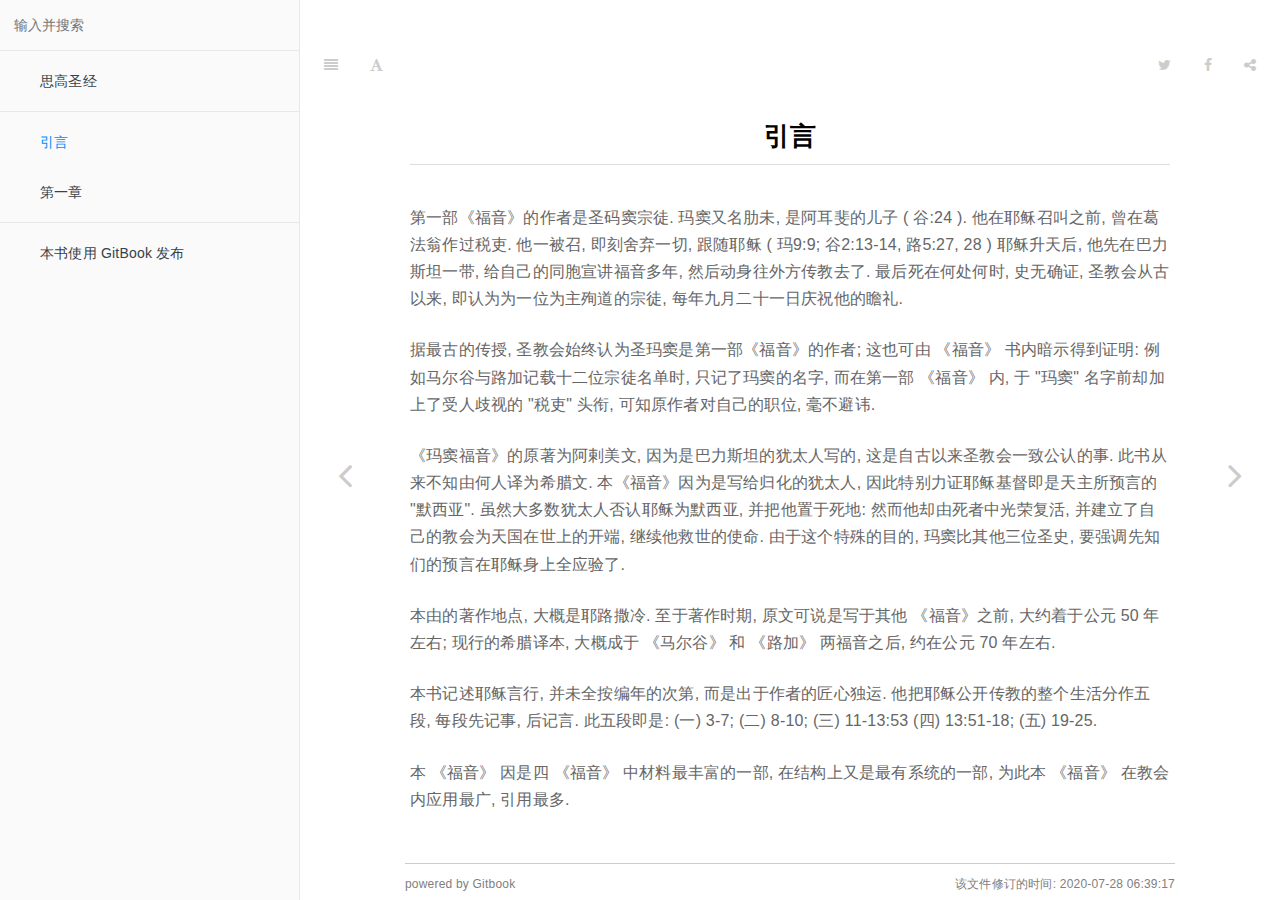
<file: html/html/content/玛00.html>
<!DOCTYPE HTML>
<html lang="zh-hans" >
    <head>
        <meta charset="UTF-8">
        <meta content="text/html; charset=utf-8" http-equiv="Content-Type">
        <title>引言 · 前台用户手册</title>
        <meta http-equiv="X-UA-Compatible" content="IE=edge" />
        <meta name="description" content="">
        <meta name="generator" content="GitBook 3.2.3">
        <meta name="author" content="张启震">
        
        
    
    
    <link rel="stylesheet" href="../gitbook/style.css">

    
            
                
                <link rel="stylesheet" href="../gitbook/gitbook-plugin-back-to-top-button/plugin.css">
                
            
                
                <link rel="stylesheet" href="../gitbook/gitbook-plugin-image-captions/image-captions.css">
                
            
                
                <link rel="stylesheet" href="../gitbook/gitbook-plugin-search-plus/search.css">
                
            
                
                <link rel="stylesheet" href="../gitbook/gitbook-plugin-prism/prism.css">
                
            
                
                <link rel="stylesheet" href="../gitbook/gitbook-plugin-katex/katex.min.css">
                
            
                
                <link rel="stylesheet" href="../gitbook/gitbook-plugin-mermaid-gb3/mermaid/mermaid.css">
                
            
                
                <link rel="stylesheet" href="../gitbook/gitbook-plugin-tbfed-pagefooter/footer.css">
                
            
                
                <link rel="stylesheet" href="../gitbook/gitbook-plugin-expandable-chapters-small/expandable-chapters-small.css">
                
            
                
                <link rel="stylesheet" href="https://maxcdn.bootstrapcdn.com/bootstrap/3.3.7/css/bootstrap.min.css">
                
            
                
                <link rel="stylesheet" href="../gitbook/gitbook-plugin-sectionx/sectionx.css">
                
            
                
                <link rel="stylesheet" href="../gitbook/gitbook-plugin-alerts/style.css">
                
            
                
                <link rel="stylesheet" href="../gitbook/gitbook-plugin-tags/plugin.css">
                
            
                
                <link rel="stylesheet" href="../gitbook/gitbook-plugin-fontsettings/website.css">
                
            
                
                <link rel="stylesheet" href="../gitbook/gitbook-plugin-theme-comscore/test.css">
                
            
        

    

    
        
        <link rel="stylesheet" href="../css/html.css">
        
    


    

        
    
    
    
    
    
    <meta name="HandheldFriendly" content="true"/>
    <meta name="viewport" content="width=device-width, initial-scale=1, user-scalable=no">
    <meta name="apple-mobile-web-app-capable" content="yes">
    <meta name="apple-mobile-web-app-status-bar-style" content="black">
    <link rel="apple-touch-icon-precomposed" sizes="152x152" href="../gitbook/images/apple-touch-icon-precomposed-152.png">
    <link rel="shortcut icon" href="../gitbook/images/favicon.ico" type="image/x-icon">

    
    <link rel="next" href="玛01.html" />
    
    
    <link rel="prev" href="../" />
    

    
    
    
    

    
    <link rel="stylesheet" href="../gitbook/gitbook-plugin-chart/c3/c3.min.css">
    <script src="../gitbook/gitbook-plugin-chart/c3/d3.min.js"></script>
    <script src="../gitbook/gitbook-plugin-chart/c3/c3.min.js"></script>
    

    <script src="../gitbook/gitbook-plugin-graph/d3.min.js"></script>
    <script src="../gitbook/gitbook-plugin-graph/function-plot.js"></script>    

    </head>
    <body>
        
<div class="book">
    <div class="book-summary">
        
            
<div id="book-search-input" role="search">
    <input type="text" placeholder="输入并搜索" />
</div>

            
                <nav role="navigation">
                


<ul class="summary">
    
    
    
    

    

    
        
        
    
        <li class="chapter " data-level="1.1" data-path="../">
            
                <a href="../">
            
                    
                    思高圣经
            
                </a>
            

            
        </li>
    

    
        
        <li class="divider"></li>
        
        
    
        <li class="chapter active" data-level="2.1" data-path="玛00.html">
            
                <a href="玛00.html">
            
                    
                    引言
            
                </a>
            

            
        </li>
    
        <li class="chapter " data-level="2.2" data-path="玛01.html">
            
                <a href="玛01.html">
            
                    
                    第一章
            
                </a>
            

            
        </li>
    

    

    <li class="divider"></li>

    <li>
        <a href="https://www.gitbook.com" target="blank" class="gitbook-link">
            本书使用 GitBook 发布
        </a>
    </li>
</ul>


                </nav>
            
        
    </div>

    <div class="book-body">
        
            <div class="body-inner">
                
                    

<div class="book-header" role="navigation">
    

    <!-- Title -->
    <h1>
        <i class="fa fa-circle-o-notch fa-spin"></i>
        <a href=".." >引言</a>
    </h1>
</div>




                    <div class="page-wrapper" tabindex="-1" role="main">
                        <div class="page-inner">
                            
<div class="search-plus" id="book-search-results">
    <div class="search-noresults">
    
                                <section class="normal markdown-section">
                                
                                <h1 id="&#x5F15;&#x8A00;">&#x5F15;&#x8A00;</h1>
<p>&#x7B2C;&#x4E00;&#x90E8;&#x300A;&#x798F;&#x97F3;&#x300B;&#x7684;&#x4F5C;&#x8005;&#x662F;&#x5723;&#x7801;&#x7AA6;&#x5B97;&#x5F92;. &#x739B;&#x7AA6;&#x53C8;&#x540D;&#x808B;&#x672A;, &#x662F;&#x963F;&#x8033;&#x6590;&#x7684;&#x513F;&#x5B50; ( &#x8C37;:24 ). &#x4ED6;&#x5728;&#x8036;&#x7A23;&#x53EC;&#x53EB;&#x4E4B;&#x524D;, &#x66FE;&#x5728;&#x845B;&#x6CD5;&#x7FC1;&#x4F5C;&#x8FC7;&#x7A0E;&#x540F;. &#x4ED6;&#x4E00;&#x88AB;&#x53EC;, &#x5373;&#x523B;&#x820D;&#x5F03;&#x4E00;&#x5207;, &#x8DDF;&#x968F;&#x8036;&#x7A23; ( &#x739B;9:9; &#x8C37;2:13-14, &#x8DEF;5:27, 28 ) &#x8036;&#x7A23;&#x5347;&#x5929;&#x540E;, &#x4ED6;&#x5148;&#x5728;&#x5DF4;&#x529B;&#x65AF;&#x5766;&#x4E00;&#x5E26;, &#x7ED9;&#x81EA;&#x5DF1;&#x7684;&#x540C;&#x80DE;&#x5BA3;&#x8BB2;&#x798F;&#x97F3;&#x591A;&#x5E74;, &#x7136;&#x540E;&#x52A8;&#x8EAB;&#x5F80;&#x5916;&#x65B9;&#x4F20;&#x6559;&#x53BB;&#x4E86;. &#x6700;&#x540E;&#x6B7B;&#x5728;&#x4F55;&#x5904;&#x4F55;&#x65F6;, &#x53F2;&#x65E0;&#x786E;&#x8BC1;, &#x5723;&#x6559;&#x4F1A;&#x4ECE;&#x53E4;&#x4EE5;&#x6765;, &#x5373;&#x8BA4;&#x4E3A;&#x4E3A;&#x4E00;&#x4F4D;&#x4E3A;&#x4E3B;&#x6B89;&#x9053;&#x7684;&#x5B97;&#x5F92;, &#x6BCF;&#x5E74;&#x4E5D;&#x6708;&#x4E8C;&#x5341;&#x4E00;&#x65E5;&#x5E86;&#x795D;&#x4ED6;&#x7684;&#x77BB;&#x793C;.</p>
<p>&#x636E;&#x6700;&#x53E4;&#x7684;&#x4F20;&#x6388;, &#x5723;&#x6559;&#x4F1A;&#x59CB;&#x7EC8;&#x8BA4;&#x4E3A;&#x5723;&#x739B;&#x7AA6;&#x662F;&#x7B2C;&#x4E00;&#x90E8;&#x300A;&#x798F;&#x97F3;&#x300B;&#x7684;&#x4F5C;&#x8005;; &#x8FD9;&#x4E5F;&#x53EF;&#x7531; &#x300A;&#x798F;&#x97F3;&#x300B; &#x4E66;&#x5185;&#x6697;&#x793A;&#x5F97;&#x5230;&#x8BC1;&#x660E;: &#x4F8B;&#x5982;&#x9A6C;&#x5C14;&#x8C37;&#x4E0E;&#x8DEF;&#x52A0;&#x8BB0;&#x8F7D;&#x5341;&#x4E8C;&#x4F4D;&#x5B97;&#x5F92;&#x540D;&#x5355;&#x65F6;, &#x53EA;&#x8BB0;&#x4E86;&#x739B;&#x7AA6;&#x7684;&#x540D;&#x5B57;, &#x800C;&#x5728;&#x7B2C;&#x4E00;&#x90E8; &#x300A;&#x798F;&#x97F3;&#x300B; &#x5185;, &#x4E8E; &quot;&#x739B;&#x7AA6;&quot; &#x540D;&#x5B57;&#x524D;&#x5374;&#x52A0;&#x4E0A;&#x4E86;&#x53D7;&#x4EBA;&#x6B67;&#x89C6;&#x7684; &quot;&#x7A0E;&#x540F;&quot; &#x5934;&#x8854;, &#x53EF;&#x77E5;&#x539F;&#x4F5C;&#x8005;&#x5BF9;&#x81EA;&#x5DF1;&#x7684;&#x804C;&#x4F4D;, &#x6BEB;&#x4E0D;&#x907F;&#x8BB3;.</p>
<p>&#x300A;&#x739B;&#x7AA6;&#x798F;&#x97F3;&#x300B;&#x7684;&#x539F;&#x8457;&#x4E3A;&#x963F;&#x524C;&#x7F8E;&#x6587;, &#x56E0;&#x4E3A;&#x662F;&#x5DF4;&#x529B;&#x65AF;&#x5766;&#x7684;&#x72B9;&#x592A;&#x4EBA;&#x5199;&#x7684;, &#x8FD9;&#x662F;&#x81EA;&#x53E4;&#x4EE5;&#x6765;&#x5723;&#x6559;&#x4F1A;&#x4E00;&#x81F4;&#x516C;&#x8BA4;&#x7684;&#x4E8B;. &#x6B64;&#x4E66;&#x4ECE;&#x6765;&#x4E0D;&#x77E5;&#x7531;&#x4F55;&#x4EBA;&#x8BD1;&#x4E3A;&#x5E0C;&#x814A;&#x6587;. &#x672C;&#x300A;&#x798F;&#x97F3;&#x300B;&#x56E0;&#x4E3A;&#x662F;&#x5199;&#x7ED9;&#x5F52;&#x5316;&#x7684;&#x72B9;&#x592A;&#x4EBA;, &#x56E0;&#x6B64;&#x7279;&#x522B;&#x529B;&#x8BC1;&#x8036;&#x7A23;&#x57FA;&#x7763;&#x5373;&#x662F;&#x5929;&#x4E3B;&#x6240;&#x9884;&#x8A00;&#x7684; &quot;&#x9ED8;&#x897F;&#x4E9A;&quot;. &#x867D;&#x7136;&#x5927;&#x591A;&#x6570;&#x72B9;&#x592A;&#x4EBA;&#x5426;&#x8BA4;&#x8036;&#x7A23;&#x4E3A;&#x9ED8;&#x897F;&#x4E9A;, &#x5E76;&#x628A;&#x4ED6;&#x7F6E;&#x4E8E;&#x6B7B;&#x5730;: &#x7136;&#x800C;&#x4ED6;&#x5374;&#x7531;&#x6B7B;&#x8005;&#x4E2D;&#x5149;&#x8363;&#x590D;&#x6D3B;, &#x5E76;&#x5EFA;&#x7ACB;&#x4E86;&#x81EA;&#x5DF1;&#x7684;&#x6559;&#x4F1A;&#x4E3A;&#x5929;&#x56FD;&#x5728;&#x4E16;&#x4E0A;&#x7684;&#x5F00;&#x7AEF;, &#x7EE7;&#x7EED;&#x4ED6;&#x6551;&#x4E16;&#x7684;&#x4F7F;&#x547D;. &#x7531;&#x4E8E;&#x8FD9;&#x4E2A;&#x7279;&#x6B8A;&#x7684;&#x76EE;&#x7684;, &#x739B;&#x7AA6;&#x6BD4;&#x5176;&#x4ED6;&#x4E09;&#x4F4D;&#x5723;&#x53F2;, &#x8981;&#x5F3A;&#x8C03;&#x5148;&#x77E5;&#x4EEC;&#x7684;&#x9884;&#x8A00;&#x5728;&#x8036;&#x7A23;&#x8EAB;&#x4E0A;&#x5168;&#x5E94;&#x9A8C;&#x4E86;.</p>
<p>&#x672C;&#x7531;&#x7684;&#x8457;&#x4F5C;&#x5730;&#x70B9;, &#x5927;&#x6982;&#x662F;&#x8036;&#x8DEF;&#x6492;&#x51B7;. &#x81F3;&#x4E8E;&#x8457;&#x4F5C;&#x65F6;&#x671F;, &#x539F;&#x6587;&#x53EF;&#x8BF4;&#x662F;&#x5199;&#x4E8E;&#x5176;&#x4ED6; &#x300A;&#x798F;&#x97F3;&#x300B;&#x4E4B;&#x524D;, &#x5927;&#x7EA6;&#x7740;&#x4E8E;&#x516C;&#x5143; 50 &#x5E74;&#x5DE6;&#x53F3;; &#x73B0;&#x884C;&#x7684;&#x5E0C;&#x814A;&#x8BD1;&#x672C;, &#x5927;&#x6982;&#x6210;&#x4E8E; &#x300A;&#x9A6C;&#x5C14;&#x8C37;&#x300B; &#x548C; &#x300A;&#x8DEF;&#x52A0;&#x300B; &#x4E24;&#x798F;&#x97F3;&#x4E4B;&#x540E;, &#x7EA6;&#x5728;&#x516C;&#x5143; 70 &#x5E74;&#x5DE6;&#x53F3;. </p>
<p>&#x672C;&#x4E66;&#x8BB0;&#x8FF0;&#x8036;&#x7A23;&#x8A00;&#x884C;, &#x5E76;&#x672A;&#x5168;&#x6309;&#x7F16;&#x5E74;&#x7684;&#x6B21;&#x7B2C;, &#x800C;&#x662F;&#x51FA;&#x4E8E;&#x4F5C;&#x8005;&#x7684;&#x5320;&#x5FC3;&#x72EC;&#x8FD0;. &#x4ED6;&#x628A;&#x8036;&#x7A23;&#x516C;&#x5F00;&#x4F20;&#x6559;&#x7684;&#x6574;&#x4E2A;&#x751F;&#x6D3B;&#x5206;&#x4F5C;&#x4E94;&#x6BB5;, &#x6BCF;&#x6BB5;&#x5148;&#x8BB0;&#x4E8B;, &#x540E;&#x8BB0;&#x8A00;. &#x6B64;&#x4E94;&#x6BB5;&#x5373;&#x662F;: (&#x4E00;) 3-7; (&#x4E8C;) 8-10; (&#x4E09;) 11-13:53 (&#x56DB;) 13:51-18; (&#x4E94;) 19-25.</p>
<p>&#x672C; &#x300A;&#x798F;&#x97F3;&#x300B; &#x56E0;&#x662F;&#x56DB; &#x300A;&#x798F;&#x97F3;&#x300B; &#x4E2D;&#x6750;&#x6599;&#x6700;&#x4E30;&#x5BCC;&#x7684;&#x4E00;&#x90E8;, &#x5728;&#x7ED3;&#x6784;&#x4E0A;&#x53C8;&#x662F;&#x6700;&#x6709;&#x7CFB;&#x7EDF;&#x7684;&#x4E00;&#x90E8;, &#x4E3A;&#x6B64;&#x672C; &#x300A;&#x798F;&#x97F3;&#x300B; &#x5728;&#x6559;&#x4F1A;&#x5185;&#x5E94;&#x7528;&#x6700;&#x5E7F;, &#x5F15;&#x7528;&#x6700;&#x591A;.</p>
<footer class="page-footer"><span class="copyright">powered by Gitbook</span><span class="footer-modification">&#x8BE5;&#x6587;&#x4EF6;&#x4FEE;&#x8BA2;&#x7684;&#x65F6;&#x95F4;: 
2020-07-28 06:39:17
</span></footer>

                                
                                </section>
                            
    </div>
    <div class="search-results">
        <div class="has-results">
            
            <h1 class="search-results-title"><span class='search-results-count'></span> results matching "<span class='search-query'></span>"</h1>
            <ul class="search-results-list"></ul>
            
        </div>
        <div class="no-results">
            
            <h1 class="search-results-title">No results matching "<span class='search-query'></span>"</h1>
            
        </div>
    </div>
</div>

                        </div>
                    </div>
                
            </div>

            
                
                <a href="../" class="navigation navigation-prev " aria-label="Previous page: 思高圣经">
                    <i class="fa fa-angle-left"></i>
                </a>
                
                
                <a href="玛01.html" class="navigation navigation-next " aria-label="Next page: 第一章">
                    <i class="fa fa-angle-right"></i>
                </a>
                
            
        
    </div>

    <script>
        var gitbook = gitbook || [];
        gitbook.push(function() {
            gitbook.page.hasChanged({"page":{"title":"引言","level":"2.1","depth":1,"next":{"title":"第一章","level":"2.2","depth":1,"path":"content/玛01.md","ref":"content/玛01.md","articles":[]},"previous":{"title":"思高圣经","level":"1.1","depth":1,"path":"README.md","ref":"README.md","articles":[]},"dir":"ltr"},"config":{"plugins":["theme-comscore","back-to-top-button","image-captions","-search","-lunr","search-plus","-highlight","prism","katex","mermaid-gb3","puml","graph","chart","tbfed-pagefooter","expandable-chapters-small","sectionx","favicon","todo","alerts","include-csv","tags","livereload"],"root":".","styles":{"website":"css/html.css"},"pluginsConfig":{"tbfed-pagefooter":{"modify_label":"该文件修订的时间: ","modify_format":"YYYY-MM-DD HH:mm:ss"},"prism":{},"include-csv":{},"puml":{},"livereload":{},"todo":{},"fovicon":{"shortcut":""},"graph":{},"katex":{},"fontsettings":{"theme":"white","family":"sans","size":2},"sectionx":{"tag":"b"},"mermaid-gb3":{},"favicon":{},"theme-comscore":{},"back-to-top-button":{},"alerts":{},"chat":{"type":"c3"},"tags":{"placement":"bottom"},"expandable-chapters-small":{},"sharing":{"facebook":true,"twitter":true,"google":false,"weibo":false,"instapaper":false,"vk":false,"all":["facebook","google","twitter","weibo","instapaper"]},"theme-default":{"styles":{"website":"styles/website.css","pdf":"styles/pdf.css","epub":"styles/epub.css","mobi":"styles/mobi.css","ebook":"styles/ebook.css","print":"styles/print.css"},"showLevel":false},"chart":{"type":"c3"},"search-plus":{},"image-captions":{"caption":"附图: _PAGE_LEVEL_._PAGE_IMAGE_NUMBER_ - _CAPTION_","variable_name":"_pictures"}},"theme":"default","author":"张启震","pdf":{"pageNumbers":true,"fontSize":12,"fontFamily":"Arial","paperSize":"a4","chapterMark":"pagebreak","pageBreaksBefore":"/","margin":{"right":62,"left":62,"top":56,"bottom":56}},"structure":{"langs":"LANGS.md","readme":"README.md","glossary":"GLOSSARY.md","summary":"SUMMARY.md"},"variables":{"_pictures":[]},"title":"前台用户手册","language":"zh-hans","links":{"sidebar":{},"gitbook":false},"gitbook":"3.2.3","description":"actionUltra 前台的使用手册"},"file":{"path":"content/玛00.md","mtime":"2020-07-27T22:39:17.593Z","type":"markdown"},"gitbook":{"version":"3.2.3","time":"2020-07-28T15:29:43.855Z"},"basePath":"..","book":{"language":""}});
        });
    </script>
</div>

        
    
    <script src="../gitbook/gitbook.js"></script>
    <script src="../gitbook/theme.js"></script>
    
        
        <script src="../gitbook/gitbook-plugin-back-to-top-button/plugin.js"></script>
        
    
        
        <script src="../gitbook/gitbook-plugin-search-plus/jquery.mark.min.js"></script>
        
    
        
        <script src="../gitbook/gitbook-plugin-search-plus/search.js"></script>
        
    
        
        <script src="../gitbook/gitbook-plugin-mermaid-gb3/book/plugin.js"></script>
        
    
        
        <script src="../gitbook/gitbook-plugin-expandable-chapters-small/expandable-chapters-small.js"></script>
        
    
        
        <script src="https://maxcdn.bootstrapcdn.com/bootstrap/3.3.7/js/bootstrap.min.js"></script>
        
    
        
        <script src="../gitbook/gitbook-plugin-sectionx/sectionx.js"></script>
        
    
        
        <script src="../gitbook/gitbook-plugin-alerts/plugin.js"></script>
        
    
        
        <script src="../gitbook/gitbook-plugin-livereload/plugin.js"></script>
        
    
        
        <script src="../gitbook/gitbook-plugin-sharing/buttons.js"></script>
        
    
        
        <script src="../gitbook/gitbook-plugin-fontsettings/fontsettings.js"></script>
        
    
        
        <script src="../gitbook/gitbook-plugin-theme-comscore/test.js"></script>
        
    

    <script src="../gitbook/gitbook-plugin-mermaid-gb3/mermaid/mermaid.min.js"></script>

    </body>
</html>
</file>
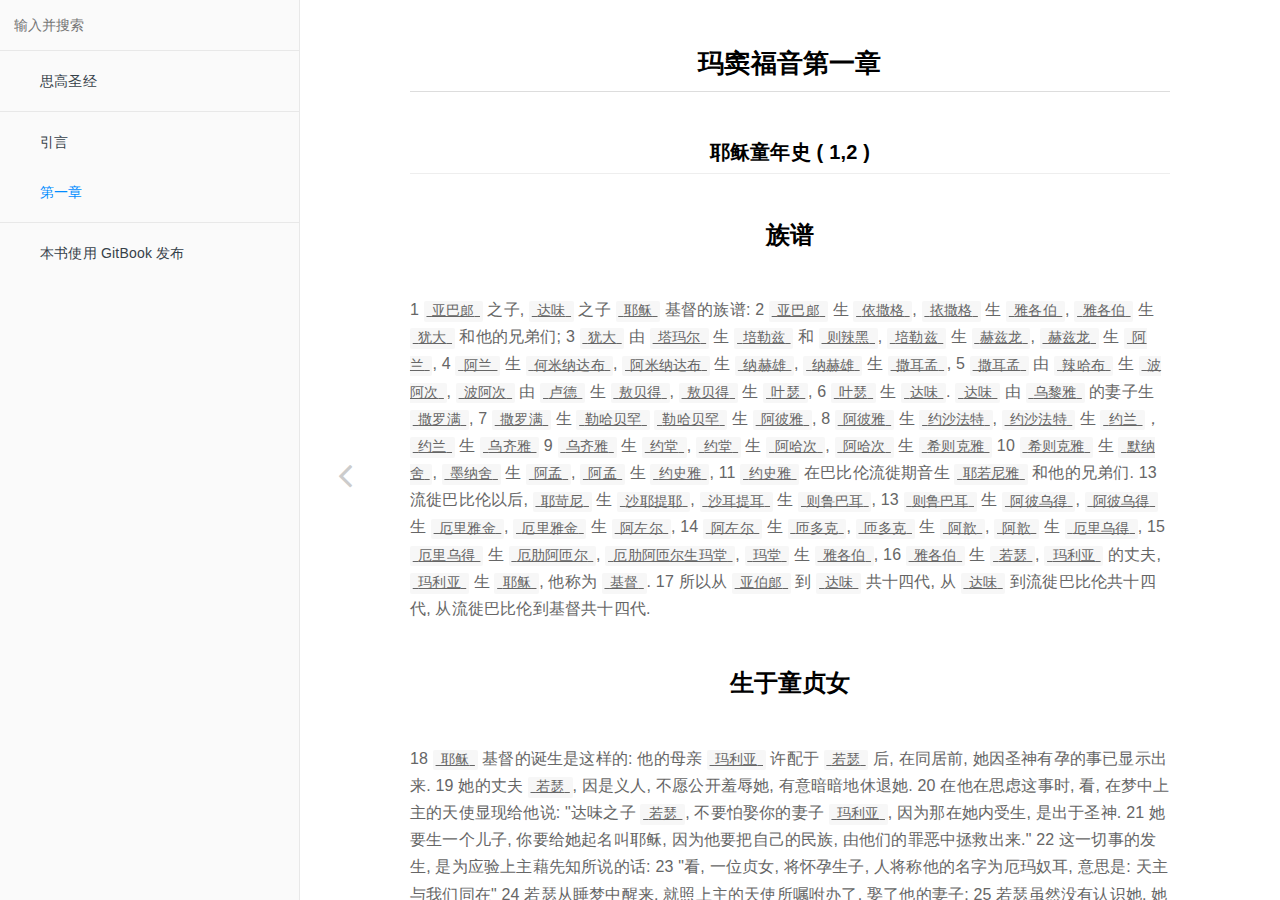
<file: html/html/content/玛01.html>
<!DOCTYPE HTML>
<html lang="zh-hans" >
    <head>
        <meta charset="UTF-8">
        <meta content="text/html; charset=utf-8" http-equiv="Content-Type">
        <title>第一章 · 前台用户手册</title>
        <meta http-equiv="X-UA-Compatible" content="IE=edge" />
        <meta name="description" content="">
        <meta name="generator" content="GitBook 3.2.3">
        <meta name="author" content="张启震">
        
        
    
    
    <link rel="stylesheet" href="../gitbook/style.css">

    
            
                
                <link rel="stylesheet" href="../gitbook/gitbook-plugin-back-to-top-button/plugin.css">
                
            
                
                <link rel="stylesheet" href="../gitbook/gitbook-plugin-image-captions/image-captions.css">
                
            
                
                <link rel="stylesheet" href="../gitbook/gitbook-plugin-search-plus/search.css">
                
            
                
                <link rel="stylesheet" href="../gitbook/gitbook-plugin-prism/prism.css">
                
            
                
                <link rel="stylesheet" href="../gitbook/gitbook-plugin-katex/katex.min.css">
                
            
                
                <link rel="stylesheet" href="../gitbook/gitbook-plugin-mermaid-gb3/mermaid/mermaid.css">
                
            
                
                <link rel="stylesheet" href="../gitbook/gitbook-plugin-tbfed-pagefooter/footer.css">
                
            
                
                <link rel="stylesheet" href="../gitbook/gitbook-plugin-expandable-chapters-small/expandable-chapters-small.css">
                
            
                
                <link rel="stylesheet" href="https://maxcdn.bootstrapcdn.com/bootstrap/3.3.7/css/bootstrap.min.css">
                
            
                
                <link rel="stylesheet" href="../gitbook/gitbook-plugin-sectionx/sectionx.css">
                
            
                
                <link rel="stylesheet" href="../gitbook/gitbook-plugin-alerts/style.css">
                
            
                
                <link rel="stylesheet" href="../gitbook/gitbook-plugin-tags/plugin.css">
                
            
                
                <link rel="stylesheet" href="../gitbook/gitbook-plugin-fontsettings/website.css">
                
            
                
                <link rel="stylesheet" href="../gitbook/gitbook-plugin-theme-comscore/test.css">
                
            
        

    

    
        
        <link rel="stylesheet" href="../css/html.css">
        
    


    

        
    
    
    
    
    
    <meta name="HandheldFriendly" content="true"/>
    <meta name="viewport" content="width=device-width, initial-scale=1, user-scalable=no">
    <meta name="apple-mobile-web-app-capable" content="yes">
    <meta name="apple-mobile-web-app-status-bar-style" content="black">
    <link rel="apple-touch-icon-precomposed" sizes="152x152" href="../gitbook/images/apple-touch-icon-precomposed-152.png">
    <link rel="shortcut icon" href="../gitbook/images/favicon.ico" type="image/x-icon">

    
    
    <link rel="prev" href="玛00.html" />
    

    
    
    
    

    
    <link rel="stylesheet" href="../gitbook/gitbook-plugin-chart/c3/c3.min.css">
    <script src="../gitbook/gitbook-plugin-chart/c3/d3.min.js"></script>
    <script src="../gitbook/gitbook-plugin-chart/c3/c3.min.js"></script>
    

    <script src="../gitbook/gitbook-plugin-graph/d3.min.js"></script>
    <script src="../gitbook/gitbook-plugin-graph/function-plot.js"></script>    

    </head>
    <body>
        
<div class="book">
    <div class="book-summary">
        
            
<div id="book-search-input" role="search">
    <input type="text" placeholder="输入并搜索" />
</div>

            
                <nav role="navigation">
                


<ul class="summary">
    
    
    
    

    

    
        
        
    
        <li class="chapter " data-level="1.1" data-path="../">
            
                <a href="../">
            
                    
                    思高圣经
            
                </a>
            

            
        </li>
    

    
        
        <li class="divider"></li>
        
        
    
        <li class="chapter " data-level="2.1" data-path="玛00.html">
            
                <a href="玛00.html">
            
                    
                    引言
            
                </a>
            

            
        </li>
    
        <li class="chapter active" data-level="2.2" data-path="玛01.html">
            
                <a href="玛01.html">
            
                    
                    第一章
            
                </a>
            

            
        </li>
    

    

    <li class="divider"></li>

    <li>
        <a href="https://www.gitbook.com" target="blank" class="gitbook-link">
            本书使用 GitBook 发布
        </a>
    </li>
</ul>


                </nav>
            
        
    </div>

    <div class="book-body">
        
            <div class="body-inner">
                
                    

<div class="book-header" role="navigation">
    

    <!-- Title -->
    <h1>
        <i class="fa fa-circle-o-notch fa-spin"></i>
        <a href=".." >第一章</a>
    </h1>
</div>




                    <div class="page-wrapper" tabindex="-1" role="main">
                        <div class="page-inner">
                            
<div class="search-plus" id="book-search-results">
    <div class="search-noresults">
    
                                <section class="normal markdown-section">
                                
                                <h1 id="&#x739B;&#x7AA6;&#x798F;&#x97F3;&#x7B2C;&#x4E00;&#x7AE0;">&#x739B;&#x7AA6;&#x798F;&#x97F3;&#x7B2C;&#x4E00;&#x7AE0;</h1>
<h2 id="&#x8036;&#x7A23;&#x7AE5;&#x5E74;&#x53F2;--12-">&#x8036;&#x7A23;&#x7AE5;&#x5E74;&#x53F2; ( 1,2 )</h2>
<h3 id="&#x65CF;&#x8C31;">&#x65CF;&#x8C31;</h3>
<p>1 <code>&#x4E9A;&#x5DF4;&#xF92C;</code> &#x4E4B;&#x5B50;, <code>&#x8FBE;&#x5473;</code> &#x4E4B;&#x5B50; <code>&#x8036;&#x7A23;</code> &#x57FA;&#x7763;&#x7684;&#x65CF;&#x8C31;: 2 <code>&#x4E9A;&#x5DF4;&#xF92C;</code> &#x751F; <code>&#x4F9D;&#x6492;&#x683C;</code>, <code>&#x6314;&#x6492;&#x683C;</code> &#x751F; <code>&#x96C5;&#x5404;&#x4F2F;</code>, <code>&#x96C5;&#x5404;&#x4F2F;</code> &#x751F; <code>&#x72B9;&#x5927;</code> &#x548C;&#x4ED6;&#x7684;&#x5144;&#x5F1F;&#x4EEC;; 3 <code>&#x72B9;&#x5927;</code> &#x7531; <code>&#x5854;&#x739B;&#x5C14;</code> &#x751F; <code>&#x57F9;&#x52D2;&#x5179;</code> &#x548C; <code>&#x5219;&#x8FA3;&#x9ED1;</code>, <code>&#x57F9;&#x52D2;&#x5179;</code> &#x751F; <code>&#x8D6B;&#x5179;&#x9F99;</code>, <code>&#x8D6B;&#x5179;&#x9F99;</code> &#x751F; <code>&#x963F;&#x5170;</code>, 4 <code>&#x963F;&#x5170;</code> &#x751F; <code>&#x4F55;&#x7C73;&#x7EB3;&#x8FBE;&#x5E03;</code>, <code>&#x963F;&#x7C73;&#x7EB3;&#x8FBE;&#x5E03;</code> &#x751F; <code>&#x7EB3;&#x8D6B;&#x96C4;</code>, <code>&#x7EB3;&#x8D6B;&#x96C4;</code> &#x751F; <code>&#x6492;&#x8033;&#x5B5F;</code>, 5 <code>&#x6492;&#x8033;&#x5B5F;</code> &#x7531; <code>&#x8FA3;&#x54C8;&#x5E03;</code> &#x751F; <code>&#x6CE2;&#x963F;&#x6B21;</code>, <code>&#x6CE2;&#x963F;&#x6B21;</code> &#x7531; <code>&#x5362;&#x5FB7;</code> &#x751F; <code>&#x6556;&#x8D1D;&#x5F97;</code>, <code>&#x6556;&#x8D1D;&#x5F97;</code> &#x751F; <code>&#x53F6;&#x745F;</code>, 6 <code>&#x53F6;&#x745F;</code> &#x751F; <code>&#x8FBE;&#x5473;</code>. <code>&#x8FBE;&#x5473;</code> &#x7531; <code>&#x4E4C;&#x9ECE;&#x96C5;</code> &#x7684;&#x59BB;&#x5B50;&#x751F; <code>&#x6492;&#x7F57;&#x6EE1;</code>, 7 <code>&#x6492;&#x7F57;&#x6EE1;</code> &#x751F; <code>&#x52D2;&#x54C8;&#x8D1D;&#x7F55;</code> <code>&#x52D2;&#x54C8;&#x8D1D;&#x7F55;</code> &#x751F; <code>&#x963F;&#x5F7C;&#x96C5;</code>, 8 <code>&#x963F;&#x5F7C;&#x96C5;</code> &#x751F; <code>&#x7EA6;&#x6C99;&#x6CD5;&#x7279;</code>, <code>&#x7EA6;&#x6C99;&#x6CD5;&#x7279;</code> &#x751F; <code>&#x7EA6;&#x5170;</code>&#xFF0C; <code>&#x7EA6;&#x5170;</code> &#x751F; <code>&#x4E4C;&#x9F50;&#x96C5;</code> 9 <code>&#x4E4C;&#x9F50;&#x96C5;</code> &#x751F; <code>&#x7EA6;&#x5802;</code>, <code>&#x7EA6;&#x5802;</code> &#x751F; <code>&#x963F;&#x54C8;&#x6B21;</code>, <code>&#x963F;&#x54C8;&#x6B21;</code> &#x751F; <code>&#x5E0C;&#x5219;&#x514B;&#x96C5;</code> 10 <code>&#x5E0C;&#x5219;&#x514B;&#x96C5;</code> &#x751F; <code>&#x9ED8;&#x7EB3;&#x820D;</code>, <code>&#x58A8;&#x7EB3;&#x820D;</code> &#x751F; <code>&#x963F;&#x5B5F;</code>, <code>&#x963F;&#x5B5F;</code> &#x751F; <code>&#x7EA6;&#x53F2;&#x96C5;</code>, 11 <code>&#x7EA6;&#x53F2;&#x96C5;</code> &#x5728;&#x5DF4;&#x6BD4;&#x4F26;&#x6D41;&#x5F99;&#x671F;&#x97F3;&#x751F; <code>&#x8036;&#x82E5;&#x5C3C;&#x96C5;</code> &#x548C;&#x4ED6;&#x7684;&#x5144;&#x5F1F;&#x4EEC;. 13 &#x6D41;&#x5F99;&#x5DF4;&#x6BD4;&#x4F26;&#x4EE5;&#x540E;, <code>&#x8036;&#x82DB;&#x5C3C;</code> &#x751F; <code>&#x6C99;&#x8036;&#x63D0;&#x8036;</code>, <code>&#x6C99;&#x8033;&#x63D0;&#x8033;</code> &#x751F; <code>&#x5219;&#x9C81;&#x5DF4;&#x8033;</code>, 13 <code>&#x5219;&#x9C81;&#x5DF4;&#x8033;</code> &#x751F; <code>&#x963F;&#x5F7C;&#x4E4C;&#x5F97;</code>, <code>&#x963F;&#x5F7C;&#x4E4C;&#x5F97;</code> &#x751F; <code>&#x5384;&#x91CC;&#x96C5;&#x91D1;</code>, <code>&#x5384;&#x91CC;&#x96C5;&#x91D1;</code> &#x751F; <code>&#x963F;&#x5DE6;&#x5C14;</code>, 14 <code>&#x963F;&#x5DE6;&#x5C14;</code> &#x751F; <code>&#x531D;&#x591A;&#x514B;</code>, <code>&#x531D;&#x591A;&#x514B;</code> &#x751F; <code>&#x963F;&#x6B46;</code>, <code>&#x963F;&#x6B46;</code> &#x751F; <code>&#x5384;&#x91CC;&#x4E4C;&#x5F97;</code>, 15 <code>&#x5384;&#x91CC;&#x4E4C;&#x5F97;</code> &#x751F; <code>&#x5384;&#x808B;&#x963F;&#x531D;&#x5C14;</code>, <code>&#x5384;&#x808B;&#x963F;&#x531D;&#x5C14;&#x751F;&#x739B;&#x5802;</code>, <code>&#x739B;&#x5802;</code> &#x751F; <code>&#x96C5;&#x5404;&#x4F2F;</code>, 16 <code>&#x96C5;&#x5404;&#x4F2F;</code> &#x751F; <code>&#x82E5;&#x745F;</code>, <code>&#x739B;&#x5229;&#x4E9A;</code> &#x7684;&#x4E08;&#x592B;, <code>&#x739B;&#x5229;&#x4E9A;</code> &#x751F; <code>&#x8036;&#x7A23;</code>, &#x4ED6;&#x79F0;&#x4E3A; <code>&#x57FA;&#x7763;</code>. 17 &#x6240;&#x4EE5;&#x4ECE; <code>&#x4E9A;&#x4F2F;&#xF92C;</code> &#x5230; <code>&#x8FBE;&#x5473;</code> &#x5171;&#x5341;&#x56DB;&#x4EE3;, &#x4ECE; <code>&#x8FBE;&#x5473;</code> &#x5230;&#x6D41;&#x5F99;&#x5DF4;&#x6BD4;&#x4F26;&#x5171;&#x5341;&#x56DB;&#x4EE3;, &#x4ECE;&#x6D41;&#x5F99;&#x5DF4;&#x6BD4;&#x4F26;&#x5230;&#x57FA;&#x7763;&#x5171;&#x5341;&#x56DB;&#x4EE3;.</p>
<h3 id="&#x751F;&#x4E8E;&#x7AE5;&#x8D1E;&#x5973;">&#x751F;&#x4E8E;&#x7AE5;&#x8D1E;&#x5973;</h3>
<p>18 <code>&#x8036;&#x7A23;</code> &#x57FA;&#x7763;&#x7684;&#x8BDE;&#x751F;&#x662F;&#x8FD9;&#x6837;&#x7684;: &#x4ED6;&#x7684;&#x6BCD;&#x4EB2; <code>&#x739B;&#x5229;&#x4E9A;</code> &#x8BB8;&#x914D;&#x4E8E; <code>&#x82E5;&#x745F;</code> &#x540E;, &#x5728;&#x540C;&#x5C45;&#x524D;, &#x5979;&#x56E0;&#x5723;&#x795E;&#x6709;&#x5B55;&#x7684;&#x4E8B;&#x5DF2;&#x663E;&#x793A;&#x51FA;&#x6765;.
19 &#x5979;&#x7684;&#x4E08;&#x592B; <code>&#x82E5;&#x745F;</code>, &#x56E0;&#x662F;&#x4E49;&#x4EBA;, &#x4E0D;&#x613F;&#x516C;&#x5F00;&#x7F9E;&#x8FB1;&#x5979;, &#x6709;&#x610F;&#x6697;&#x6697;&#x5730;&#x4F11;&#x9000;&#x5979;. 
20 &#x5728;&#x4ED6;&#x5728;&#x601D;&#x8651;&#x8FD9;&#x4E8B;&#x65F6;, &#x770B;, &#x5728;&#x68A6;&#x4E2D;&#x4E0A;&#x4E3B;&#x7684;&#x5929;&#x4F7F;&#x663E;&#x73B0;&#x7ED9;&#x4ED6;&#x8BF4;: &quot;&#x8FBE;&#x5473;&#x4E4B;&#x5B50; <code>&#x82E5;&#x745F;</code>, &#x4E0D;&#x8981;&#x6015;&#x5A36;&#x4F60;&#x7684;&#x59BB;&#x5B50; <code>&#x739B;&#x5229;&#x4E9A;</code>, &#x56E0;&#x4E3A;&#x90A3;&#x5728;&#x5979;&#x5185;&#x53D7;&#x751F;, &#x662F;&#x51FA;&#x4E8E;&#x5723;&#x795E;.
21 &#x5979;&#x8981;&#x751F;&#x4E00;&#x4E2A;&#x513F;&#x5B50;, &#x4F60;&#x8981;&#x7ED9;&#x5979;&#x8D77;&#x540D;&#x53EB;&#x8036;&#x7A23;, &#x56E0;&#x4E3A;&#x4ED6;&#x8981;&#x628A;&#x81EA;&#x5DF1;&#x7684;&#x6C11;&#x65CF;, &#x7531;&#x4ED6;&#x4EEC;&#x7684;&#x7F6A;&#x6076;&#x4E2D;&#x62EF;&#x6551;&#x51FA;&#x6765;.&quot;
22 &#x8FD9;&#x4E00;&#x5207;&#x4E8B;&#x7684;&#x53D1;&#x751F;, &#x662F;&#x4E3A;&#x5E94;&#x9A8C;&#x4E0A;&#x4E3B;&#x85C9;&#x5148;&#x77E5;&#x6240;&#x8BF4;&#x7684;&#x8BDD;:
23 &quot;&#x770B;, &#x4E00;&#x4F4D;&#x8D1E;&#x5973;, &#x5C06;&#x6000;&#x5B55;&#x751F;&#x5B50;, &#x4EBA;&#x5C06;&#x79F0;&#x4ED6;&#x7684;&#x540D;&#x5B57;&#x4E3A;&#x5384;&#x739B;&#x5974;&#x8033;, &#x610F;&#x601D;&#x662F;: &#x5929;&#x4E3B;&#x4E0E;&#x6211;&#x4EEC;&#x540C;&#x5728;&quot;
24 &#x82E5;&#x745F;&#x4ECE;&#x7761;&#x68A6;&#x4E2D;&#x9192;&#x6765;, &#x5C31;&#x7167;&#x4E0A;&#x4E3B;&#x7684;&#x5929;&#x4F7F;&#x6240;&#x5631;&#x5490;&#x529E;&#x4E86;, &#x5A36;&#x4E86;&#x4ED6;&#x7684;&#x59BB;&#x5B50;;
25 &#x82E5;&#x745F;&#x867D;&#x7136;&#x6CA1;&#x6709;&#x8BA4;&#x8BC6;&#x5979;, &#x5979;&#x5C31;&#x751F;&#x4E86;&#x4E00;&#x4E2A;&#x513F;&#x5B50;, &#x7ED9;&#x4ED6;&#x8D77;&#x540D;&#x8036;&#x7A23;.</p>
<footer class="page-footer"><span class="copyright">powered by Gitbook</span><span class="footer-modification">&#x8BE5;&#x6587;&#x4EF6;&#x4FEE;&#x8BA2;&#x7684;&#x65F6;&#x95F4;: 
2020-07-28 23:18:18
</span></footer>

                                
                                </section>
                            
    </div>
    <div class="search-results">
        <div class="has-results">
            
            <h1 class="search-results-title"><span class='search-results-count'></span> results matching "<span class='search-query'></span>"</h1>
            <ul class="search-results-list"></ul>
            
        </div>
        <div class="no-results">
            
            <h1 class="search-results-title">No results matching "<span class='search-query'></span>"</h1>
            
        </div>
    </div>
</div>

                        </div>
                    </div>
                
            </div>

            
                
                <a href="玛00.html" class="navigation navigation-prev navigation-unique" aria-label="Previous page: 引言">
                    <i class="fa fa-angle-left"></i>
                </a>
                
                
            
        
    </div>

    <script>
        var gitbook = gitbook || [];
        gitbook.push(function() {
            gitbook.page.hasChanged({"page":{"title":"第一章","level":"2.2","depth":1,"previous":{"title":"引言","level":"2.1","depth":1,"path":"content/玛00.md","ref":"content/玛00.md","articles":[]},"dir":"ltr"},"config":{"plugins":["theme-comscore","back-to-top-button","image-captions","-search","-lunr","search-plus","-highlight","prism","katex","mermaid-gb3","puml","graph","chart","tbfed-pagefooter","expandable-chapters-small","sectionx","favicon","todo","alerts","include-csv","tags","livereload"],"root":".","styles":{"website":"css/html.css"},"pluginsConfig":{"tbfed-pagefooter":{"modify_label":"该文件修订的时间: ","modify_format":"YYYY-MM-DD HH:mm:ss"},"prism":{},"include-csv":{},"puml":{},"livereload":{},"todo":{},"fovicon":{"shortcut":""},"graph":{},"katex":{},"fontsettings":{"theme":"white","family":"sans","size":2},"sectionx":{"tag":"b"},"mermaid-gb3":{},"favicon":{},"theme-comscore":{},"back-to-top-button":{},"alerts":{},"chat":{"type":"c3"},"tags":{"placement":"bottom"},"expandable-chapters-small":{},"sharing":{"facebook":true,"twitter":true,"google":false,"weibo":false,"instapaper":false,"vk":false,"all":["facebook","google","twitter","weibo","instapaper"]},"theme-default":{"styles":{"website":"styles/website.css","pdf":"styles/pdf.css","epub":"styles/epub.css","mobi":"styles/mobi.css","ebook":"styles/ebook.css","print":"styles/print.css"},"showLevel":false},"chart":{"type":"c3"},"search-plus":{},"image-captions":{"caption":"附图: _PAGE_LEVEL_._PAGE_IMAGE_NUMBER_ - _CAPTION_","variable_name":"_pictures"}},"theme":"default","author":"张启震","pdf":{"pageNumbers":true,"fontSize":12,"fontFamily":"Arial","paperSize":"a4","chapterMark":"pagebreak","pageBreaksBefore":"/","margin":{"right":62,"left":62,"top":56,"bottom":56}},"structure":{"langs":"LANGS.md","readme":"README.md","glossary":"GLOSSARY.md","summary":"SUMMARY.md"},"variables":{"_pictures":[]},"title":"前台用户手册","language":"zh-hans","links":{"sidebar":{},"gitbook":false},"gitbook":"3.2.3","description":"actionUltra 前台的使用手册"},"file":{"path":"content/玛01.md","mtime":"2020-07-28T15:18:18.525Z","type":"markdown"},"gitbook":{"version":"3.2.3","time":"2020-07-28T15:29:43.855Z"},"basePath":"..","book":{"language":""}});
        });
    </script>
</div>

        
    
    <script src="../gitbook/gitbook.js"></script>
    <script src="../gitbook/theme.js"></script>
    
        
        <script src="../gitbook/gitbook-plugin-back-to-top-button/plugin.js"></script>
        
    
        
        <script src="../gitbook/gitbook-plugin-search-plus/jquery.mark.min.js"></script>
        
    
        
        <script src="../gitbook/gitbook-plugin-search-plus/search.js"></script>
        
    
        
        <script src="../gitbook/gitbook-plugin-mermaid-gb3/book/plugin.js"></script>
        
    
        
        <script src="../gitbook/gitbook-plugin-expandable-chapters-small/expandable-chapters-small.js"></script>
        
    
        
        <script src="https://maxcdn.bootstrapcdn.com/bootstrap/3.3.7/js/bootstrap.min.js"></script>
        
    
        
        <script src="../gitbook/gitbook-plugin-sectionx/sectionx.js"></script>
        
    
        
        <script src="../gitbook/gitbook-plugin-alerts/plugin.js"></script>
        
    
        
        <script src="../gitbook/gitbook-plugin-livereload/plugin.js"></script>
        
    
        
        <script src="../gitbook/gitbook-plugin-sharing/buttons.js"></script>
        
    
        
        <script src="../gitbook/gitbook-plugin-fontsettings/fontsettings.js"></script>
        
    
        
        <script src="../gitbook/gitbook-plugin-theme-comscore/test.js"></script>
        
    

    <script src="../gitbook/gitbook-plugin-mermaid-gb3/mermaid/mermaid.min.js"></script>

    </body>
</html>
</file>
<file: gitbook/gitbook-plugin-back-to-top-button/plugin.css>
.back-to-top {
    position: fixed;
    bottom: 25px;
    right: 25px;
    background: rgba(0, 0, 0, 0.5);
    width: 50px;
    height: 50px;
    display: block;
    text-decoration: none;
    -webkit-border-radius: 35px;
    -moz-border-radius: 35px;
    border-radius: 35px;
    display: none;
}
.back-to-top i {
    color: #fff;
    margin: 0;
    position: relative;
    left: 15px;
    top: 14px;
    font-size: 22px;
}
.back-to-top:hover {
    background: rgba(0, 0, 0, 0.9);
    cursor: pointer;	
}
.book.color-theme-1 .back-to-top {
    background: rgba(112, 66, 20, 0.5);
}
.book.color-theme-1 .back-to-top i {
    color: #f3eacb;
}
.book.color-theme-1 .back-to-top:hover {
    background: rgba(112, 66, 20, 0.9);
}
.book.color-theme-2 .back-to-top {
    background: rgba(189, 202, 219, 0.5);
}
.book.color-theme-2 .back-to-top i {
    color: #1C1F2B;
}
.book.color-theme-2 .back-to-top:hover {
    background: rgba(189, 202, 219, 0.9);
}

@media only screen 
  and (min-device-width: 320px) 
  and (max-device-width: 480px)
  and (-webkit-min-device-pixel-ratio: 2)
  and (orientation: portrait) {
	.back-to-top {
		bottom: 10px;
		right: 10px;
	}
}
</file>
<file: gitbook/gitbook-plugin-image-captions/image-captions.css>
figure {
    margin: 1.5em 0px;
    padding:10px 0;
}

figcaption {
    clear: left;
    margin: 0.75em 0px;
    text-align: center;
    font-style: italic;
    line-height: 1.5em;
}

.left {
    text-align: left;
}

.right {
    text-align: right;
}
</file>
<file: gitbook/gitbook-plugin-search-plus/search.css>
/*
    This CSS only styled the search results section, not the search input
    It defines the basic interraction to hide content when displaying results, etc
*/
#book-search-input {
  background: inherit;
}
#book-search-results .search-results {
  display: none;
}
#book-search-results .search-results ul.search-results-list {
  list-style-type: none;
  padding-left: 0;
}
#book-search-results .search-results ul.search-results-list li {
  margin-bottom: 1.5rem;
  padding-bottom: 0.5rem;
  /* Highlight results */
}
#book-search-results .search-results ul.search-results-list li p em {
  background-color: rgba(255, 220, 0, 0.4);
  font-style: normal;
}
#book-search-results .search-results .no-results {
  display: none;
}
#book-search-results.open .search-results {
  display: block;
}
#book-search-results.open .search-noresults {
  display: none;
}
#book-search-results.no-results .search-results .has-results {
  display: none;
}
#book-search-results.no-results .search-results .no-results {
  display: block;
}
#book-search-results span.search-highlight-keyword {
  background: #ff0;
}
#book-search-results.search-plus .search-results .has-results .search-results-item {
  color: inherit;
}
</file>
<file: gitbook/gitbook-plugin-prism/prism.css>
/**
 * prism.js default theme for JavaScript, CSS and HTML
 * Based on dabblet (http://dabblet.com)
 * @author Lea Verou
 */

code[class*="language-"],
pre[class*="language-"] {
	color: black;
	background: none;
	text-shadow: 0 1px white;
	font-family: Consolas, Monaco, 'Andale Mono', 'Ubuntu Mono', monospace;
	font-size: 1em;
	text-align: left;
	white-space: pre;
	word-spacing: normal;
	word-break: normal;
	word-wrap: normal;
	line-height: 1.5;

	-moz-tab-size: 4;
	-o-tab-size: 4;
	tab-size: 4;

	-webkit-hyphens: none;
	-moz-hyphens: none;
	-ms-hyphens: none;
	hyphens: none;
}

pre[class*="language-"]::-moz-selection, pre[class*="language-"] ::-moz-selection,
code[class*="language-"]::-moz-selection, code[class*="language-"] ::-moz-selection {
	text-shadow: none;
	background: #b3d4fc;
}

pre[class*="language-"]::selection, pre[class*="language-"] ::selection,
code[class*="language-"]::selection, code[class*="language-"] ::selection {
	text-shadow: none;
	background: #b3d4fc;
}

@media print {
	code[class*="language-"],
	pre[class*="language-"] {
		text-shadow: none;
	}
}

/* Code blocks */
pre[class*="language-"] {
	padding: 1em;
	margin: .5em 0;
	overflow: auto;
}

:not(pre) > code[class*="language-"],
pre[class*="language-"] {
	background: #f5f2f0;
}

/* Inline code */
:not(pre) > code[class*="language-"] {
	padding: .1em;
	border-radius: .3em;
	white-space: normal;
}

.token.comment,
.token.prolog,
.token.doctype,
.token.cdata {
	color: slategray;
}

.token.punctuation {
	color: #999;
}

.namespace {
	opacity: .7;
}

.token.property,
.token.tag,
.token.boolean,
.token.number,
.token.constant,
.token.symbol,
.token.deleted {
	color: #905;
}

.token.selector,
.token.attr-name,
.token.string,
.token.char,
.token.builtin,
.token.inserted {
	color: #690;
}

.token.operator,
.token.entity,
.token.url,
.language-css .token.string,
.style .token.string {
	color: #9a6e3a;
	background: hsla(0, 0%, 100%, .5);
}

.token.atrule,
.token.attr-value,
.token.keyword {
	color: #07a;
}

.token.function,
.token.class-name {
	color: #DD4A68;
}

.token.regex,
.token.important,
.token.variable {
	color: #e90;
}

.token.important,
.token.bold {
	font-weight: bold;
}
.token.italic {
	font-style: italic;
}

.token.entity {
	cursor: help;
}
</file>
<file: gitbook/gitbook-plugin-mermaid-gb3/mermaid/mermaid.css>
/* Flowchart variables */
/* Sequence Diagram variables */
/* Gantt chart variables */
.mermaid .label {
  color: #333;
}
.node rect,
.node circle,
.node ellipse,
.node polygon {
  fill: #ECECFF;
  stroke: #CCCCFF;
  stroke-width: 1px;
}
.arrowheadPath {
  fill: #333333;
}
.edgePath .path {
  stroke: #333333;
}
.edgeLabel {
  background-color: #e8e8e8;
}
.cluster rect {
  fill: #ffffde !important;
  rx: 4 !important;
  stroke: #aaaa33 !important;
  stroke-width: 1px !important;
}
.cluster text {
  fill: #333;
}
.actor {
  stroke: #CCCCFF;
  fill: #ECECFF;
}
text.actor {
  fill: black;
  stroke: none;
}
.actor-line {
  stroke: grey;
}
.messageLine0 {
  stroke-width: 1.5;
  stroke-dasharray: "2 2";
  marker-end: "url(#arrowhead)";
  stroke: #333;
}
.messageLine1 {
  stroke-width: 1.5;
  stroke-dasharray: "2 2";
  stroke: #333;
}
#arrowhead {
  fill: #333;
}
#crosshead path {
  fill: #333 !important;
  stroke: #333 !important;
}
.messageText {
  fill: #333;
  stroke: none;
}
.labelBox {
  stroke: #CCCCFF;
  fill: #ECECFF;
}
.labelText {
  fill: black;
  stroke: none;
}
.loopText {
  fill: black;
  stroke: none;
}
.loopLine {
  stroke-width: 2;
  stroke-dasharray: "2 2";
  marker-end: "url(#arrowhead)";
  stroke: #CCCCFF;
}
.note {
  stroke: #aaaa33;
  fill: #fff5ad;
}
.noteText {
  fill: black;
  stroke: none;
  font-family: 'trebuchet ms', verdana, arial;
  font-size: 14px;
}
/** Section styling */
.section {
  stroke: none;
  opacity: 0.2;
}
.section0 {
  fill: rgba(102, 102, 255, 0.49);
}
.section2 {
  fill: #fff400;
}
.section1,
.section3 {
  fill: white;
  opacity: 0.2;
}
.sectionTitle0 {
  fill: #333;
}
.sectionTitle1 {
  fill: #333;
}
.sectionTitle2 {
  fill: #333;
}
.sectionTitle3 {
  fill: #333;
}
.sectionTitle {
  text-anchor: start;
  font-size: 11px;
  text-height: 14px;
}
/* Grid and axis */
.grid .tick {
  stroke: lightgrey;
  opacity: 0.3;
  shape-rendering: crispEdges;
}
.grid path {
  stroke-width: 0;
}
/* Today line */
.today {
  fill: none;
  stroke: red;
  stroke-width: 2px;
}
/* Task styling */
/* Default task */
.task {
  stroke-width: 2;
}
.taskText {
  text-anchor: middle;
  font-size: 11px;
}
.taskTextOutsideRight {
  fill: black;
  text-anchor: start;
  font-size: 11px;
}
.taskTextOutsideLeft {
  fill: black;
  text-anchor: end;
  font-size: 11px;
}
/* Specific task settings for the sections*/
.taskText0,
.taskText1,
.taskText2,
.taskText3 {
  fill: white;
}
.task0,
.task1,
.task2,
.task3 {
  fill: #8a90dd;
  stroke: #534fbc;
}
.taskTextOutside0,
.taskTextOutside2 {
  fill: black;
}
.taskTextOutside1,
.taskTextOutside3 {
  fill: black;
}
/* Active task */
.active0,
.active1,
.active2,
.active3 {
  fill: #bfc7ff;
  stroke: #534fbc;
}
.activeText0,
.activeText1,
.activeText2,
.activeText3 {
  fill: black !important;
}
/* Completed task */
.done0,
.done1,
.done2,
.done3 {
  stroke: grey;
  fill: lightgrey;
  stroke-width: 2;
}
.doneText0,
.doneText1,
.doneText2,
.doneText3 {
  fill: black !important;
}
/* Tasks on the critical line */
.crit0,
.crit1,
.crit2,
.crit3 {
  stroke: #ff8888;
  fill: red;
  stroke-width: 2;
}
.activeCrit0,
.activeCrit1,
.activeCrit2,
.activeCrit3 {
  stroke: #ff8888;
  fill: #bfc7ff;
  stroke-width: 2;
}
.doneCrit0,
.doneCrit1,
.doneCrit2,
.doneCrit3 {
  stroke: #ff8888;
  fill: lightgrey;
  stroke-width: 2;
  cursor: pointer;
  shape-rendering: crispEdges;
}
.doneCritText0,
.doneCritText1,
.doneCritText2,
.doneCritText3 {
  fill: black !important;
}
.activeCritText0,
.activeCritText1,
.activeCritText2,
.activeCritText3 {
  fill: black !important;
}
.titleText {
  text-anchor: middle;
  font-size: 18px;
  fill: black;
}
g.classGroup text {
  fill: #9370DB;
  stroke: none;
  font-family: 'trebuchet ms', verdana, arial;
  font-size: 10px;
}
g.classGroup rect {
  fill: #ECECFF;
  stroke: #9370DB;
}
g.classGroup line {
  stroke: #9370DB;
  stroke-width: 1;
}
svg .classLabel .box {
  stroke: none;
  stroke-width: 0;
  fill: #ECECFF;
  opacity: 0.5;
}
svg .classLabel .label {
  fill: #9370DB;
  font-size: 10px;
}
.relation {
  stroke: #9370DB;
  stroke-width: 1;
  fill: none;
}
.composition {
  fill: #9370DB;
  stroke: #9370DB;
  stroke-width: 1;
}
#compositionStart {
  fill: #9370DB;
  stroke: #9370DB;
  stroke-width: 1;
}
#compositionEnd {
  fill: #9370DB;
  stroke: #9370DB;
  stroke-width: 1;
}
.aggregation {
  fill: #ECECFF;
  stroke: #9370DB;
  stroke-width: 1;
}
#aggregationStart {
  fill: #ECECFF;
  stroke: #9370DB;
  stroke-width: 1;
}
#aggregationEnd {
  fill: #ECECFF;
  stroke: #9370DB;
  stroke-width: 1;
}
#dependencyStart {
  fill: #9370DB;
  stroke: #9370DB;
  stroke-width: 1;
}
#dependencyEnd {
  fill: #9370DB;
  stroke: #9370DB;
  stroke-width: 1;
}
#extensionStart {
  fill: #9370DB;
  stroke: #9370DB;
  stroke-width: 1;
}
#extensionEnd {
  fill: #9370DB;
  stroke: #9370DB;
  stroke-width: 1;
}
.node text {
  font-family: 'trebuchet ms', verdana, arial;
  font-size: 14px;
}
div.mermaidTooltip {
  position: absolute;
  text-align: center;
  max-width: 200px;
  padding: 2px;
  font-family: 'trebuchet ms', verdana, arial;
  font-size: 12px;
  background: #ffffde;
  border: 1px solid #aaaa33;
  border-radius: 2px;
  pointer-events: none;
  z-index: 100;
}
</file>
<file: gitbook/gitbook-plugin-tbfed-pagefooter/footer.css>
.page-footer {
  margin-top: 50px;
  border-top: 1px solid #ccc;
  overflow: hidden;
  padding: 10px 0;
  font-size: 12px;
  color: #808080;
}
.page-footer a {
  color: #808080!important;
  text-decoration: underline!important;
}
.footer-modification {
  float: right;
}
</file>
<file: gitbook/gitbook-plugin-expandable-chapters-small/expandable-chapters-small.css>
.book .book-summary .chapter > .articles {
	overflow: hidden;
	max-height: 0px;
}

.book .book-summary .chapter.expanded > .articles {
	max-height: 9999px;
}

.book .book-summary .exc-trigger {
	position: absolute;
  	left: 12px;
  	top: 12px;
}

.book .book-summary ul.summary li a,
.book .book-summary ul.summary li span {
	padding-left: 30px;
}

.book .book-summary .exc-trigger:before {
  	content: "\f105";
}

.book .book-summary .expanded > a .exc-trigger:before,
.book .book-summary .expanded > span .exc-trigger:before {
	content: "\f107";
}
</file>
<file: gitbook/gitbook-plugin-sectionx/sectionx.css>
.book.color-theme-2 .panel {
	background: #1A1A1A;
	border-style: solid;
	border-color: rgba(0,0,0,0.1);
	border-width: 1px;
}

.book.color-theme-2  .panel-heading {
	background-color: #2D3143;
	border-width: 0px;
}

.book.color-theme-2  .panel-body {
	background: #1A1A1A;
}

.book.color-theme-2 a.section {
	border-color: #373b4e !important;
}

.atTitle {
	display: flex;
}
</file>
<file: gitbook/gitbook-plugin-alerts/style.css>
.info {
    background: #eff5ff;
    border-color: #42acf3;
    color: #444;
}
.info strong {
    color: #42acf3;
}
.warning {
    background: #fcf8f2;
    border-color: #f0ad4e;
    color: #444;
}
.warning strong {
    color: #f0ad4e;
}
.danger {
    background: #fdf7f7;
    border-color: #d9534f;
    color: #444;
}
.danger strong {
    color: #d9534f;
}
.success {
    background: #f3f8f3;
    border-color: #50af51;
    color: #444;
}
.success strong {
    color: #50af51;
}
</file>
<file: gitbook/gitbook-plugin-tags/plugin.css>
.tags {
  color: #0e83cd;
  display:        inline-block;
}

.tags a {
    font-size:      1.6rem;
    border-radius:  3px;
    border:         2px solid #25a1f0;
    cursor:         pointer;
    padding:        2px 8px;
    margin:         0px 2px;
}

.tags a:hover{
  color: #fff;
  text-decoration: none;
  background-color: #25a1f0;
}
</file>
<file: gitbook/gitbook-plugin-fontsettings/website.css>
/*
 * Theme 1
 */
.color-theme-1 .dropdown-menu {
  background-color: #111111;
  border-color: #7e888b;
}
.color-theme-1 .dropdown-menu .dropdown-caret .caret-inner {
  border-bottom: 9px solid #111111;
}
.color-theme-1 .dropdown-menu .buttons {
  border-color: #7e888b;
}
.color-theme-1 .dropdown-menu .button {
  color: #afa790;
}
.color-theme-1 .dropdown-menu .button:hover {
  color: #73553c;
}
/*
 * Theme 2
 */
.color-theme-2 .dropdown-menu {
  background-color: #2d3143;
  border-color: #272a3a;
}
.color-theme-2 .dropdown-menu .dropdown-caret .caret-inner {
  border-bottom: 9px solid #2d3143;
}
.color-theme-2 .dropdown-menu .buttons {
  border-color: #272a3a;
}
.color-theme-2 .dropdown-menu .button {
  color: #62677f;
}
.color-theme-2 .dropdown-menu .button:hover {
  color: #f4f4f5;
}
.book .book-header .font-settings .font-enlarge {
  line-height: 30px;
  font-size: 1.4em;
}
.book .book-header .font-settings .font-reduce {
  line-height: 30px;
  font-size: 1em;
}
.book.color-theme-1 .book-body {
  color: #704214;
  background: #f3eacb;
}
.book.color-theme-1 .book-body .page-wrapper .page-inner section {
  background: #f3eacb;
}
.book.color-theme-2 .book-body {
  color: #bdcadb;
  background: #1c1f2b;
}
.book.color-theme-2 .book-body .page-wrapper .page-inner section {
  background: #1c1f2b;
}
.book.font-size-0 .book-body .page-inner section {
  font-size: 1.2rem;
}
.book.font-size-1 .book-body .page-inner section {
  font-size: 1.4rem;
}
.book.font-size-2 .book-body .page-inner section {
  font-size: 1.6rem;
}
.book.font-size-3 .book-body .page-inner section {
  font-size: 2.2rem;
}
.book.font-size-4 .book-body .page-inner section {
  font-size: 4rem;
}
.book.font-family-0 {
  font-family: Georgia, serif;
}
.book.font-family-1 {
  font-family: "Helvetica Neue", Helvetica, Arial, sans-serif;
}
.book.color-theme-1 .book-body .page-wrapper .page-inner section.normal {
  color: #704214;
}
.book.color-theme-1 .book-body .page-wrapper .page-inner section.normal a {
  color: inherit;
}
.book.color-theme-1 .book-body .page-wrapper .page-inner section.normal h1,
.book.color-theme-1 .book-body .page-wrapper .page-inner section.normal h2,
.book.color-theme-1 .book-body .page-wrapper .page-inner section.normal h3,
.book.color-theme-1 .book-body .page-wrapper .page-inner section.normal h4,
.book.color-theme-1 .book-body .page-wrapper .page-inner section.normal h5,
.book.color-theme-1 .book-body .page-wrapper .page-inner section.normal h6 {
  color: inherit;
}
.book.color-theme-1 .book-body .page-wrapper .page-inner section.normal h1,
.book.color-theme-1 .book-body .page-wrapper .page-inner section.normal h2 {
  border-color: inherit;
}
.book.color-theme-1 .book-body .page-wrapper .page-inner section.normal h6 {
  color: inherit;
}
.book.color-theme-1 .book-body .page-wrapper .page-inner section.normal hr {
  background-color: inherit;
}
.book.color-theme-1 .book-body .page-wrapper .page-inner section.normal blockquote {
  border-color: inherit;
}
.book.color-theme-1 .book-body .page-wrapper .page-inner section.normal pre,
.book.color-theme-1 .book-body .page-wrapper .page-inner section.normal code {
  background: #fdf6e3;
  color: #657b83;
  border-color: #f8df9c;
}
.book.color-theme-1 .book-body .page-wrapper .page-inner section.normal .highlight {
  background-color: inherit;
}
.book.color-theme-1 .book-body .page-wrapper .page-inner section.normal table th,
.book.color-theme-1 .book-body .page-wrapper .page-inner section.normal table td {
  border-color: #f5d06c;
}
.book.color-theme-1 .book-body .page-wrapper .page-inner section.normal table tr {
  color: inherit;
  background-color: #fdf6e3;
  border-color: #444444;
}
.book.color-theme-1 .book-body .page-wrapper .page-inner section.normal table tr:nth-child(2n) {
  background-color: #fbeecb;
}
.book.color-theme-2 .book-body .page-wrapper .page-inner section.normal {
  color: #bdcadb;
}
.book.color-theme-2 .book-body .page-wrapper .page-inner section.normal a {
  color: #3eb1d0;
}
.book.color-theme-2 .book-body .page-wrapper .page-inner section.normal h1,
.book.color-theme-2 .book-body .page-wrapper .page-inner section.normal h2,
.book.color-theme-2 .book-body .page-wrapper .page-inner section.normal h3,
.book.color-theme-2 .book-body .page-wrapper .page-inner section.normal h4,
.book.color-theme-2 .book-body .page-wrapper .page-inner section.normal h5,
.book.color-theme-2 .book-body .page-wrapper .page-inner section.normal h6 {
  color: #fffffa;
}
.book.color-theme-2 .book-body .page-wrapper .page-inner section.normal h1,
.book.color-theme-2 .book-body .page-wrapper .page-inner section.normal h2 {
  border-color: #373b4e;
}
.book.color-theme-2 .book-body .page-wrapper .page-inner section.normal h6 {
  color: #373b4e;
}
.book.color-theme-2 .book-body .page-wrapper .page-inner section.normal hr {
  background-color: #373b4e;
}
.book.color-theme-2 .book-body .page-wrapper .page-inner section.normal blockquote {
  border-color: #373b4e;
}
.book.color-theme-2 .book-body .page-wrapper .page-inner section.normal pre,
.book.color-theme-2 .book-body .page-wrapper .page-inner section.normal code {
  color: #9dbed8;
  background: #2d3143;
  border-color: #2d3143;
}
.book.color-theme-2 .book-body .page-wrapper .page-inner section.normal .highlight {
  background-color: #282a39;
}
.book.color-theme-2 .book-body .page-wrapper .page-inner section.normal table th,
.book.color-theme-2 .book-body .page-wrapper .page-inner section.normal table td {
  border-color: #3b3f54;
}
.book.color-theme-2 .book-body .page-wrapper .page-inner section.normal table tr {
  color: #b6c2d2;
  background-color: #2d3143;
  border-color: #3b3f54;
}
.book.color-theme-2 .book-body .page-wrapper .page-inner section.normal table tr:nth-child(2n) {
  background-color: #35394b;
}
.book.color-theme-1 .book-header {
  color: #afa790;
  background: transparent;
}
.book.color-theme-1 .book-header .btn {
  color: #afa790;
}
.book.color-theme-1 .book-header .btn:hover {
  color: #73553c;
  background: none;
}
.book.color-theme-1 .book-header h1 {
  color: #704214;
}
.book.color-theme-2 .book-header {
  color: #7e888b;
  background: transparent;
}
.book.color-theme-2 .book-header .btn {
  color: #3b3f54;
}
.book.color-theme-2 .book-header .btn:hover {
  color: #fffff5;
  background: none;
}
.book.color-theme-2 .book-header h1 {
  color: #bdcadb;
}
.book.color-theme-1 .book-body .navigation {
  color: #afa790;
}
.book.color-theme-1 .book-body .navigation:hover {
  color: #73553c;
}
.book.color-theme-2 .book-body .navigation {
  color: #383f52;
}
.book.color-theme-2 .book-body .navigation:hover {
  color: #fffff5;
}
/*
 * Theme 1
 */
.book.color-theme-1 .book-summary {
  color: #afa790;
  background: #111111;
  border-right: 1px solid rgba(0, 0, 0, 0.07);
}
.book.color-theme-1 .book-summary .book-search {
  background: transparent;
}
.book.color-theme-1 .book-summary .book-search input,
.book.color-theme-1 .book-summary .book-search input:focus {
  border: 1px solid transparent;
}
.book.color-theme-1 .book-summary ul.summary li.divider {
  background: #7e888b;
  box-shadow: none;
}
.book.color-theme-1 .book-summary ul.summary li i.fa-check {
  color: #33cc33;
}
.book.color-theme-1 .book-summary ul.summary li.done > a {
  color: #877f6a;
}
.book.color-theme-1 .book-summary ul.summary li a,
.book.color-theme-1 .book-summary ul.summary li span {
  color: #877f6a;
  background: transparent;
  font-weight: normal;
}
.book.color-theme-1 .book-summary ul.summary li.active > a,
.book.color-theme-1 .book-summary ul.summary li a:hover {
  color: #704214;
  background: transparent;
  font-weight: normal;
}
/*
 * Theme 2
 */
.book.color-theme-2 .book-summary {
  color: #bcc1d2;
  background: #2d3143;
  border-right: none;
}
.book.color-theme-2 .book-summary .book-search {
  background: transparent;
}
.book.color-theme-2 .book-summary .book-search input,
.book.color-theme-2 .book-summary .book-search input:focus {
  border: 1px solid transparent;
}
.book.color-theme-2 .book-summary ul.summary li.divider {
  background: #272a3a;
  box-shadow: none;
}
.book.color-theme-2 .book-summary ul.summary li i.fa-check {
  color: #33cc33;
}
.book.color-theme-2 .book-summary ul.summary li.done > a {
  color: #62687f;
}
.book.color-theme-2 .book-summary ul.summary li a,
.book.color-theme-2 .book-summary ul.summary li span {
  color: #c1c6d7;
  background: transparent;
  font-weight: 600;
}
.book.color-theme-2 .book-summary ul.summary li.active > a,
.book.color-theme-2 .book-summary ul.summary li a:hover {
  color: #f4f4f5;
  background: #252737;
  font-weight: 600;
}
</file>
<file: gitbook/gitbook-plugin-theme-comscore/test.css>
section  {
    width:100%;
}
h1 {
  color: #2674BA;
}
h2 {
  color: #0099CC;
}
h3 {
  color: #F77A0B;
}
h4 {
  color: #662D91;
}
h5 {
  color: #444444;
}
th {
  background-color: #2674BA;
  color: white;
}
</file>
<file: css/html.css>
.markdown-here-wrapper {
  font-size: 16px;
  line-height: 1.8em;
  letter-spacing: 0.1em;
}


pre, code {
  font-size: 14px;
  font-family: Roboto, 'Courier New', Consolas, Inconsolata, Courier, monospace;
  margin: auto 5px;
}

code {
  white-space: pre-wrap;
  border-radius: 2px;
  display: inline;
  color: black;
  text-decoration:underline 
}

pre {
  font-size: 15px;
  line-height: 1.4em;
  display: block; !important;
}

pre code {
  white-space: pre;
  overflow: auto;
  border-radius: 3px;
  padding: 1px 1px;
  display: block !important;
}

strong, b{
  color: black;
}

em, i {
  color: balck;
}

hr {
  border: 1px solid #BF360C;
  margin: 1.5em auto;
}

p {
  margin: 1.5em 5px !important;
  color: #666
}

table, pre, dl, blockquote, q, ul, ol {
  margin: 10px 5px;
}

ul, ol {
  padding-left: 15px;
}

li {
  margin: 10px;
}

li p {
  margin: 10px 0 !important;
  color: darkgray
}

ul ul, ul ol, ol ul, ol ol {
  margin: 0;
  padding-left: 10px;
  color: darkgray
}

ul {
  list-style-type: circle;
}

dl {
  padding: 0;
}

dl dt {
  font-size: 1em;
  font-weight: bold;
  font-style: italic;
}

dl dd {
  margin: 0 0 10px;
  padding: 0 10px;
}

blockquote, q {
  border-left: 2px solid #009688;
  padding: 0 10px;
  color: #777;
  quotes: none;
  margin-left: 1em;
}

blockquote::before, blockquote::after, q::before, q::after {
  content: none;
}

h1, h2, h3, h4, h5, h6 {
  margin: 20px 0 10px;
  padding: 0;
  font-style: bold !important;
  color: black !important;
  text-align: center !important;
  margin: 1.5em 5px !important;
  padding: 0.5em 1em !important;
}

h1 {
  font-size: 26px !important;
  border-bottom: 1px solid #ddd !important;
}

h2 {
  font-size: 20px !important;
  border-bottom: 1px solid #eee !important;
}

h3 {
  font-size: 18px;
}

h4 {
  font-size: 16px;
}


table {
  padding: 0;
  border-collapse: collapse;
  border-spacing: 0;
  font-size: 1em;
  font: inherit;
  border: 0;
  margin: 0 auto;
}

tbody {
  margin: 0;
  padding: 0;
  border: 0;
}

table tr {
  border: 0;
  border-top: 1px solid #CCC;
  background-color: white;
  margin: 0;
  padding: 0;
}

table tr:nth-child(2n) {
  background-color: #F8F8F8;
}

table tr th, table tr td {
  font-size: 16px;
  border: 1px solid #CCC;
  margin: 0;
  padding: 5px 10px;
}

table tr th {
  font-weight: bold;
  color: #eee;
  border: 1px solid #009688;
  background-color: #009688;
}
img {
  margin: 0 auto;
}
</file>
<file: html/gitbook/gitbook-plugin-back-to-top-button/plugin.css>
.back-to-top {
    position: fixed;
    bottom: 25px;
    right: 25px;
    background: rgba(0, 0, 0, 0.5);
    width: 50px;
    height: 50px;
    display: block;
    text-decoration: none;
    -webkit-border-radius: 35px;
    -moz-border-radius: 35px;
    border-radius: 35px;
    display: none;
}
.back-to-top i {
    color: #fff;
    margin: 0;
    position: relative;
    left: 15px;
    top: 14px;
    font-size: 22px;
}
.back-to-top:hover {
    background: rgba(0, 0, 0, 0.9);
    cursor: pointer;	
}
.book.color-theme-1 .back-to-top {
    background: rgba(112, 66, 20, 0.5);
}
.book.color-theme-1 .back-to-top i {
    color: #f3eacb;
}
.book.color-theme-1 .back-to-top:hover {
    background: rgba(112, 66, 20, 0.9);
}
.book.color-theme-2 .back-to-top {
    background: rgba(189, 202, 219, 0.5);
}
.book.color-theme-2 .back-to-top i {
    color: #1C1F2B;
}
.book.color-theme-2 .back-to-top:hover {
    background: rgba(189, 202, 219, 0.9);
}

@media only screen 
  and (min-device-width: 320px) 
  and (max-device-width: 480px)
  and (-webkit-min-device-pixel-ratio: 2)
  and (orientation: portrait) {
	.back-to-top {
		bottom: 10px;
		right: 10px;
	}
}
</file>
<file: html/gitbook/gitbook-plugin-image-captions/image-captions.css>
figure {
    margin: 1.5em 0px;
    padding:10px 0;
}

figcaption {
    clear: left;
    margin: 0.75em 0px;
    text-align: center;
    font-style: italic;
    line-height: 1.5em;
}

.left {
    text-align: left;
}

.right {
    text-align: right;
}
</file>
<file: html/gitbook/gitbook-plugin-search-plus/search.css>
/*
    This CSS only styled the search results section, not the search input
    It defines the basic interraction to hide content when displaying results, etc
*/
#book-search-input {
  background: inherit;
}
#book-search-results .search-results {
  display: none;
}
#book-search-results .search-results ul.search-results-list {
  list-style-type: none;
  padding-left: 0;
}
#book-search-results .search-results ul.search-results-list li {
  margin-bottom: 1.5rem;
  padding-bottom: 0.5rem;
  /* Highlight results */
}
#book-search-results .search-results ul.search-results-list li p em {
  background-color: rgba(255, 220, 0, 0.4);
  font-style: normal;
}
#book-search-results .search-results .no-results {
  display: none;
}
#book-search-results.open .search-results {
  display: block;
}
#book-search-results.open .search-noresults {
  display: none;
}
#book-search-results.no-results .search-results .has-results {
  display: none;
}
#book-search-results.no-results .search-results .no-results {
  display: block;
}
#book-search-results span.search-highlight-keyword {
  background: #ff0;
}
#book-search-results.search-plus .search-results .has-results .search-results-item {
  color: inherit;
}
</file>
<file: html/gitbook/gitbook-plugin-prism/prism.css>
/**
 * prism.js default theme for JavaScript, CSS and HTML
 * Based on dabblet (http://dabblet.com)
 * @author Lea Verou
 */

code[class*="language-"],
pre[class*="language-"] {
	color: black;
	background: none;
	text-shadow: 0 1px white;
	font-family: Consolas, Monaco, 'Andale Mono', 'Ubuntu Mono', monospace;
	font-size: 1em;
	text-align: left;
	white-space: pre;
	word-spacing: normal;
	word-break: normal;
	word-wrap: normal;
	line-height: 1.5;

	-moz-tab-size: 4;
	-o-tab-size: 4;
	tab-size: 4;

	-webkit-hyphens: none;
	-moz-hyphens: none;
	-ms-hyphens: none;
	hyphens: none;
}

pre[class*="language-"]::-moz-selection, pre[class*="language-"] ::-moz-selection,
code[class*="language-"]::-moz-selection, code[class*="language-"] ::-moz-selection {
	text-shadow: none;
	background: #b3d4fc;
}

pre[class*="language-"]::selection, pre[class*="language-"] ::selection,
code[class*="language-"]::selection, code[class*="language-"] ::selection {
	text-shadow: none;
	background: #b3d4fc;
}

@media print {
	code[class*="language-"],
	pre[class*="language-"] {
		text-shadow: none;
	}
}

/* Code blocks */
pre[class*="language-"] {
	padding: 1em;
	margin: .5em 0;
	overflow: auto;
}

:not(pre) > code[class*="language-"],
pre[class*="language-"] {
	background: #f5f2f0;
}

/* Inline code */
:not(pre) > code[class*="language-"] {
	padding: .1em;
	border-radius: .3em;
	white-space: normal;
}

.token.comment,
.token.prolog,
.token.doctype,
.token.cdata {
	color: slategray;
}

.token.punctuation {
	color: #999;
}

.namespace {
	opacity: .7;
}

.token.property,
.token.tag,
.token.boolean,
.token.number,
.token.constant,
.token.symbol,
.token.deleted {
	color: #905;
}

.token.selector,
.token.attr-name,
.token.string,
.token.char,
.token.builtin,
.token.inserted {
	color: #690;
}

.token.operator,
.token.entity,
.token.url,
.language-css .token.string,
.style .token.string {
	color: #9a6e3a;
	background: hsla(0, 0%, 100%, .5);
}

.token.atrule,
.token.attr-value,
.token.keyword {
	color: #07a;
}

.token.function,
.token.class-name {
	color: #DD4A68;
}

.token.regex,
.token.important,
.token.variable {
	color: #e90;
}

.token.important,
.token.bold {
	font-weight: bold;
}
.token.italic {
	font-style: italic;
}

.token.entity {
	cursor: help;
}
</file>
<file: html/gitbook/gitbook-plugin-mermaid-gb3/mermaid/mermaid.css>
/* Flowchart variables */
/* Sequence Diagram variables */
/* Gantt chart variables */
.mermaid .label {
  color: #333;
}
.node rect,
.node circle,
.node ellipse,
.node polygon {
  fill: #ECECFF;
  stroke: #CCCCFF;
  stroke-width: 1px;
}
.arrowheadPath {
  fill: #333333;
}
.edgePath .path {
  stroke: #333333;
}
.edgeLabel {
  background-color: #e8e8e8;
}
.cluster rect {
  fill: #ffffde !important;
  rx: 4 !important;
  stroke: #aaaa33 !important;
  stroke-width: 1px !important;
}
.cluster text {
  fill: #333;
}
.actor {
  stroke: #CCCCFF;
  fill: #ECECFF;
}
text.actor {
  fill: black;
  stroke: none;
}
.actor-line {
  stroke: grey;
}
.messageLine0 {
  stroke-width: 1.5;
  stroke-dasharray: "2 2";
  marker-end: "url(#arrowhead)";
  stroke: #333;
}
.messageLine1 {
  stroke-width: 1.5;
  stroke-dasharray: "2 2";
  stroke: #333;
}
#arrowhead {
  fill: #333;
}
#crosshead path {
  fill: #333 !important;
  stroke: #333 !important;
}
.messageText {
  fill: #333;
  stroke: none;
}
.labelBox {
  stroke: #CCCCFF;
  fill: #ECECFF;
}
.labelText {
  fill: black;
  stroke: none;
}
.loopText {
  fill: black;
  stroke: none;
}
.loopLine {
  stroke-width: 2;
  stroke-dasharray: "2 2";
  marker-end: "url(#arrowhead)";
  stroke: #CCCCFF;
}
.note {
  stroke: #aaaa33;
  fill: #fff5ad;
}
.noteText {
  fill: black;
  stroke: none;
  font-family: 'trebuchet ms', verdana, arial;
  font-size: 14px;
}
/** Section styling */
.section {
  stroke: none;
  opacity: 0.2;
}
.section0 {
  fill: rgba(102, 102, 255, 0.49);
}
.section2 {
  fill: #fff400;
}
.section1,
.section3 {
  fill: white;
  opacity: 0.2;
}
.sectionTitle0 {
  fill: #333;
}
.sectionTitle1 {
  fill: #333;
}
.sectionTitle2 {
  fill: #333;
}
.sectionTitle3 {
  fill: #333;
}
.sectionTitle {
  text-anchor: start;
  font-size: 11px;
  text-height: 14px;
}
/* Grid and axis */
.grid .tick {
  stroke: lightgrey;
  opacity: 0.3;
  shape-rendering: crispEdges;
}
.grid path {
  stroke-width: 0;
}
/* Today line */
.today {
  fill: none;
  stroke: red;
  stroke-width: 2px;
}
/* Task styling */
/* Default task */
.task {
  stroke-width: 2;
}
.taskText {
  text-anchor: middle;
  font-size: 11px;
}
.taskTextOutsideRight {
  fill: black;
  text-anchor: start;
  font-size: 11px;
}
.taskTextOutsideLeft {
  fill: black;
  text-anchor: end;
  font-size: 11px;
}
/* Specific task settings for the sections*/
.taskText0,
.taskText1,
.taskText2,
.taskText3 {
  fill: white;
}
.task0,
.task1,
.task2,
.task3 {
  fill: #8a90dd;
  stroke: #534fbc;
}
.taskTextOutside0,
.taskTextOutside2 {
  fill: black;
}
.taskTextOutside1,
.taskTextOutside3 {
  fill: black;
}
/* Active task */
.active0,
.active1,
.active2,
.active3 {
  fill: #bfc7ff;
  stroke: #534fbc;
}
.activeText0,
.activeText1,
.activeText2,
.activeText3 {
  fill: black !important;
}
/* Completed task */
.done0,
.done1,
.done2,
.done3 {
  stroke: grey;
  fill: lightgrey;
  stroke-width: 2;
}
.doneText0,
.doneText1,
.doneText2,
.doneText3 {
  fill: black !important;
}
/* Tasks on the critical line */
.crit0,
.crit1,
.crit2,
.crit3 {
  stroke: #ff8888;
  fill: red;
  stroke-width: 2;
}
.activeCrit0,
.activeCrit1,
.activeCrit2,
.activeCrit3 {
  stroke: #ff8888;
  fill: #bfc7ff;
  stroke-width: 2;
}
.doneCrit0,
.doneCrit1,
.doneCrit2,
.doneCrit3 {
  stroke: #ff8888;
  fill: lightgrey;
  stroke-width: 2;
  cursor: pointer;
  shape-rendering: crispEdges;
}
.doneCritText0,
.doneCritText1,
.doneCritText2,
.doneCritText3 {
  fill: black !important;
}
.activeCritText0,
.activeCritText1,
.activeCritText2,
.activeCritText3 {
  fill: black !important;
}
.titleText {
  text-anchor: middle;
  font-size: 18px;
  fill: black;
}
g.classGroup text {
  fill: #9370DB;
  stroke: none;
  font-family: 'trebuchet ms', verdana, arial;
  font-size: 10px;
}
g.classGroup rect {
  fill: #ECECFF;
  stroke: #9370DB;
}
g.classGroup line {
  stroke: #9370DB;
  stroke-width: 1;
}
svg .classLabel .box {
  stroke: none;
  stroke-width: 0;
  fill: #ECECFF;
  opacity: 0.5;
}
svg .classLabel .label {
  fill: #9370DB;
  font-size: 10px;
}
.relation {
  stroke: #9370DB;
  stroke-width: 1;
  fill: none;
}
.composition {
  fill: #9370DB;
  stroke: #9370DB;
  stroke-width: 1;
}
#compositionStart {
  fill: #9370DB;
  stroke: #9370DB;
  stroke-width: 1;
}
#compositionEnd {
  fill: #9370DB;
  stroke: #9370DB;
  stroke-width: 1;
}
.aggregation {
  fill: #ECECFF;
  stroke: #9370DB;
  stroke-width: 1;
}
#aggregationStart {
  fill: #ECECFF;
  stroke: #9370DB;
  stroke-width: 1;
}
#aggregationEnd {
  fill: #ECECFF;
  stroke: #9370DB;
  stroke-width: 1;
}
#dependencyStart {
  fill: #9370DB;
  stroke: #9370DB;
  stroke-width: 1;
}
#dependencyEnd {
  fill: #9370DB;
  stroke: #9370DB;
  stroke-width: 1;
}
#extensionStart {
  fill: #9370DB;
  stroke: #9370DB;
  stroke-width: 1;
}
#extensionEnd {
  fill: #9370DB;
  stroke: #9370DB;
  stroke-width: 1;
}
.node text {
  font-family: 'trebuchet ms', verdana, arial;
  font-size: 14px;
}
div.mermaidTooltip {
  position: absolute;
  text-align: center;
  max-width: 200px;
  padding: 2px;
  font-family: 'trebuchet ms', verdana, arial;
  font-size: 12px;
  background: #ffffde;
  border: 1px solid #aaaa33;
  border-radius: 2px;
  pointer-events: none;
  z-index: 100;
}
</file>
<file: html/gitbook/gitbook-plugin-tbfed-pagefooter/footer.css>
.page-footer {
  margin-top: 50px;
  border-top: 1px solid #ccc;
  overflow: hidden;
  padding: 10px 0;
  font-size: 12px;
  color: #808080;
}
.page-footer a {
  color: #808080!important;
  text-decoration: underline!important;
}
.footer-modification {
  float: right;
}
</file>
<file: html/gitbook/gitbook-plugin-expandable-chapters-small/expandable-chapters-small.css>
.book .book-summary .chapter > .articles {
	overflow: hidden;
	max-height: 0px;
}

.book .book-summary .chapter.expanded > .articles {
	max-height: 9999px;
}

.book .book-summary .exc-trigger {
	position: absolute;
  	left: 12px;
  	top: 12px;
}

.book .book-summary ul.summary li a,
.book .book-summary ul.summary li span {
	padding-left: 30px;
}

.book .book-summary .exc-trigger:before {
  	content: "\f105";
}

.book .book-summary .expanded > a .exc-trigger:before,
.book .book-summary .expanded > span .exc-trigger:before {
	content: "\f107";
}
</file>
<file: html/gitbook/gitbook-plugin-sectionx/sectionx.css>
.book.color-theme-2 .panel {
	background: #1A1A1A;
	border-style: solid;
	border-color: rgba(0,0,0,0.1);
	border-width: 1px;
}

.book.color-theme-2  .panel-heading {
	background-color: #2D3143;
	border-width: 0px;
}

.book.color-theme-2  .panel-body {
	background: #1A1A1A;
}

.book.color-theme-2 a.section {
	border-color: #373b4e !important;
}

.atTitle {
	display: flex;
}
</file>
<file: html/gitbook/gitbook-plugin-alerts/style.css>
.info {
    background: #eff5ff;
    border-color: #42acf3;
    color: #444;
}
.info strong {
    color: #42acf3;
}
.warning {
    background: #fcf8f2;
    border-color: #f0ad4e;
    color: #444;
}
.warning strong {
    color: #f0ad4e;
}
.danger {
    background: #fdf7f7;
    border-color: #d9534f;
    color: #444;
}
.danger strong {
    color: #d9534f;
}
.success {
    background: #f3f8f3;
    border-color: #50af51;
    color: #444;
}
.success strong {
    color: #50af51;
}
</file>
<file: html/gitbook/gitbook-plugin-tags/plugin.css>
.tags {
  color: #0e83cd;
  display:        inline-block;
}

.tags a {
    font-size:      1.6rem;
    border-radius:  3px;
    border:         2px solid #25a1f0;
    cursor:         pointer;
    padding:        2px 8px;
    margin:         0px 2px;
}

.tags a:hover{
  color: #fff;
  text-decoration: none;
  background-color: #25a1f0;
}
</file>
<file: html/gitbook/gitbook-plugin-fontsettings/website.css>
/*
 * Theme 1
 */
.color-theme-1 .dropdown-menu {
  background-color: #111111;
  border-color: #7e888b;
}
.color-theme-1 .dropdown-menu .dropdown-caret .caret-inner {
  border-bottom: 9px solid #111111;
}
.color-theme-1 .dropdown-menu .buttons {
  border-color: #7e888b;
}
.color-theme-1 .dropdown-menu .button {
  color: #afa790;
}
.color-theme-1 .dropdown-menu .button:hover {
  color: #73553c;
}
/*
 * Theme 2
 */
.color-theme-2 .dropdown-menu {
  background-color: #2d3143;
  border-color: #272a3a;
}
.color-theme-2 .dropdown-menu .dropdown-caret .caret-inner {
  border-bottom: 9px solid #2d3143;
}
.color-theme-2 .dropdown-menu .buttons {
  border-color: #272a3a;
}
.color-theme-2 .dropdown-menu .button {
  color: #62677f;
}
.color-theme-2 .dropdown-menu .button:hover {
  color: #f4f4f5;
}
.book .book-header .font-settings .font-enlarge {
  line-height: 30px;
  font-size: 1.4em;
}
.book .book-header .font-settings .font-reduce {
  line-height: 30px;
  font-size: 1em;
}
.book.color-theme-1 .book-body {
  color: #704214;
  background: #f3eacb;
}
.book.color-theme-1 .book-body .page-wrapper .page-inner section {
  background: #f3eacb;
}
.book.color-theme-2 .book-body {
  color: #bdcadb;
  background: #1c1f2b;
}
.book.color-theme-2 .book-body .page-wrapper .page-inner section {
  background: #1c1f2b;
}
.book.font-size-0 .book-body .page-inner section {
  font-size: 1.2rem;
}
.book.font-size-1 .book-body .page-inner section {
  font-size: 1.4rem;
}
.book.font-size-2 .book-body .page-inner section {
  font-size: 1.6rem;
}
.book.font-size-3 .book-body .page-inner section {
  font-size: 2.2rem;
}
.book.font-size-4 .book-body .page-inner section {
  font-size: 4rem;
}
.book.font-family-0 {
  font-family: Georgia, serif;
}
.book.font-family-1 {
  font-family: "Helvetica Neue", Helvetica, Arial, sans-serif;
}
.book.color-theme-1 .book-body .page-wrapper .page-inner section.normal {
  color: #704214;
}
.book.color-theme-1 .book-body .page-wrapper .page-inner section.normal a {
  color: inherit;
}
.book.color-theme-1 .book-body .page-wrapper .page-inner section.normal h1,
.book.color-theme-1 .book-body .page-wrapper .page-inner section.normal h2,
.book.color-theme-1 .book-body .page-wrapper .page-inner section.normal h3,
.book.color-theme-1 .book-body .page-wrapper .page-inner section.normal h4,
.book.color-theme-1 .book-body .page-wrapper .page-inner section.normal h5,
.book.color-theme-1 .book-body .page-wrapper .page-inner section.normal h6 {
  color: inherit;
}
.book.color-theme-1 .book-body .page-wrapper .page-inner section.normal h1,
.book.color-theme-1 .book-body .page-wrapper .page-inner section.normal h2 {
  border-color: inherit;
}
.book.color-theme-1 .book-body .page-wrapper .page-inner section.normal h6 {
  color: inherit;
}
.book.color-theme-1 .book-body .page-wrapper .page-inner section.normal hr {
  background-color: inherit;
}
.book.color-theme-1 .book-body .page-wrapper .page-inner section.normal blockquote {
  border-color: inherit;
}
.book.color-theme-1 .book-body .page-wrapper .page-inner section.normal pre,
.book.color-theme-1 .book-body .page-wrapper .page-inner section.normal code {
  background: #fdf6e3;
  color: #657b83;
  border-color: #f8df9c;
}
.book.color-theme-1 .book-body .page-wrapper .page-inner section.normal .highlight {
  background-color: inherit;
}
.book.color-theme-1 .book-body .page-wrapper .page-inner section.normal table th,
.book.color-theme-1 .book-body .page-wrapper .page-inner section.normal table td {
  border-color: #f5d06c;
}
.book.color-theme-1 .book-body .page-wrapper .page-inner section.normal table tr {
  color: inherit;
  background-color: #fdf6e3;
  border-color: #444444;
}
.book.color-theme-1 .book-body .page-wrapper .page-inner section.normal table tr:nth-child(2n) {
  background-color: #fbeecb;
}
.book.color-theme-2 .book-body .page-wrapper .page-inner section.normal {
  color: #bdcadb;
}
.book.color-theme-2 .book-body .page-wrapper .page-inner section.normal a {
  color: #3eb1d0;
}
.book.color-theme-2 .book-body .page-wrapper .page-inner section.normal h1,
.book.color-theme-2 .book-body .page-wrapper .page-inner section.normal h2,
.book.color-theme-2 .book-body .page-wrapper .page-inner section.normal h3,
.book.color-theme-2 .book-body .page-wrapper .page-inner section.normal h4,
.book.color-theme-2 .book-body .page-wrapper .page-inner section.normal h5,
.book.color-theme-2 .book-body .page-wrapper .page-inner section.normal h6 {
  color: #fffffa;
}
.book.color-theme-2 .book-body .page-wrapper .page-inner section.normal h1,
.book.color-theme-2 .book-body .page-wrapper .page-inner section.normal h2 {
  border-color: #373b4e;
}
.book.color-theme-2 .book-body .page-wrapper .page-inner section.normal h6 {
  color: #373b4e;
}
.book.color-theme-2 .book-body .page-wrapper .page-inner section.normal hr {
  background-color: #373b4e;
}
.book.color-theme-2 .book-body .page-wrapper .page-inner section.normal blockquote {
  border-color: #373b4e;
}
.book.color-theme-2 .book-body .page-wrapper .page-inner section.normal pre,
.book.color-theme-2 .book-body .page-wrapper .page-inner section.normal code {
  color: #9dbed8;
  background: #2d3143;
  border-color: #2d3143;
}
.book.color-theme-2 .book-body .page-wrapper .page-inner section.normal .highlight {
  background-color: #282a39;
}
.book.color-theme-2 .book-body .page-wrapper .page-inner section.normal table th,
.book.color-theme-2 .book-body .page-wrapper .page-inner section.normal table td {
  border-color: #3b3f54;
}
.book.color-theme-2 .book-body .page-wrapper .page-inner section.normal table tr {
  color: #b6c2d2;
  background-color: #2d3143;
  border-color: #3b3f54;
}
.book.color-theme-2 .book-body .page-wrapper .page-inner section.normal table tr:nth-child(2n) {
  background-color: #35394b;
}
.book.color-theme-1 .book-header {
  color: #afa790;
  background: transparent;
}
.book.color-theme-1 .book-header .btn {
  color: #afa790;
}
.book.color-theme-1 .book-header .btn:hover {
  color: #73553c;
  background: none;
}
.book.color-theme-1 .book-header h1 {
  color: #704214;
}
.book.color-theme-2 .book-header {
  color: #7e888b;
  background: transparent;
}
.book.color-theme-2 .book-header .btn {
  color: #3b3f54;
}
.book.color-theme-2 .book-header .btn:hover {
  color: #fffff5;
  background: none;
}
.book.color-theme-2 .book-header h1 {
  color: #bdcadb;
}
.book.color-theme-1 .book-body .navigation {
  color: #afa790;
}
.book.color-theme-1 .book-body .navigation:hover {
  color: #73553c;
}
.book.color-theme-2 .book-body .navigation {
  color: #383f52;
}
.book.color-theme-2 .book-body .navigation:hover {
  color: #fffff5;
}
/*
 * Theme 1
 */
.book.color-theme-1 .book-summary {
  color: #afa790;
  background: #111111;
  border-right: 1px solid rgba(0, 0, 0, 0.07);
}
.book.color-theme-1 .book-summary .book-search {
  background: transparent;
}
.book.color-theme-1 .book-summary .book-search input,
.book.color-theme-1 .book-summary .book-search input:focus {
  border: 1px solid transparent;
}
.book.color-theme-1 .book-summary ul.summary li.divider {
  background: #7e888b;
  box-shadow: none;
}
.book.color-theme-1 .book-summary ul.summary li i.fa-check {
  color: #33cc33;
}
.book.color-theme-1 .book-summary ul.summary li.done > a {
  color: #877f6a;
}
.book.color-theme-1 .book-summary ul.summary li a,
.book.color-theme-1 .book-summary ul.summary li span {
  color: #877f6a;
  background: transparent;
  font-weight: normal;
}
.book.color-theme-1 .book-summary ul.summary li.active > a,
.book.color-theme-1 .book-summary ul.summary li a:hover {
  color: #704214;
  background: transparent;
  font-weight: normal;
}
/*
 * Theme 2
 */
.book.color-theme-2 .book-summary {
  color: #bcc1d2;
  background: #2d3143;
  border-right: none;
}
.book.color-theme-2 .book-summary .book-search {
  background: transparent;
}
.book.color-theme-2 .book-summary .book-search input,
.book.color-theme-2 .book-summary .book-search input:focus {
  border: 1px solid transparent;
}
.book.color-theme-2 .book-summary ul.summary li.divider {
  background: #272a3a;
  box-shadow: none;
}
.book.color-theme-2 .book-summary ul.summary li i.fa-check {
  color: #33cc33;
}
.book.color-theme-2 .book-summary ul.summary li.done > a {
  color: #62687f;
}
.book.color-theme-2 .book-summary ul.summary li a,
.book.color-theme-2 .book-summary ul.summary li span {
  color: #c1c6d7;
  background: transparent;
  font-weight: 600;
}
.book.color-theme-2 .book-summary ul.summary li.active > a,
.book.color-theme-2 .book-summary ul.summary li a:hover {
  color: #f4f4f5;
  background: #252737;
  font-weight: 600;
}
</file>
<file: html/gitbook/gitbook-plugin-theme-comscore/test.css>
section  {
    width:100%;
}
h1 {
  color: #2674BA;
}
h2 {
  color: #0099CC;
}
h3 {
  color: #F77A0B;
}
h4 {
  color: #662D91;
}
h5 {
  color: #444444;
}
th {
  background-color: #2674BA;
  color: white;
}
</file>
<file: html/css/html.css>
.markdown-here-wrapper {
  font-size: 16px;
  line-height: 1.8em;
  letter-spacing: 0.1em;
}


pre, code {
  font-size: 14px;
  font-family: Roboto, 'Courier New', Consolas, Inconsolata, Courier, monospace;
  margin: auto 5px;
}

code {
  white-space: pre-wrap;
  border-radius: 2px;
  display: inline;
  color: black;
  text-decoration:underline 
}

pre {
  font-size: 15px;
  line-height: 1.4em;
  display: block; !important;
}

pre code {
  white-space: pre;
  overflow: auto;
  border-radius: 3px;
  padding: 1px 1px;
  display: block !important;
}

strong, b{
  color: black;
}

em, i {
  color: balck;
}

hr {
  border: 1px solid #BF360C;
  margin: 1.5em auto;
}

p {
  margin: 1.5em 5px !important;
  color: #666
}

table, pre, dl, blockquote, q, ul, ol {
  margin: 10px 5px;
}

ul, ol {
  padding-left: 15px;
}

li {
  margin: 10px;
}

li p {
  margin: 10px 0 !important;
  color: darkgray
}

ul ul, ul ol, ol ul, ol ol {
  margin: 0;
  padding-left: 10px;
  color: darkgray
}

ul {
  list-style-type: circle;
}

dl {
  padding: 0;
}

dl dt {
  font-size: 1em;
  font-weight: bold;
  font-style: italic;
}

dl dd {
  margin: 0 0 10px;
  padding: 0 10px;
}

blockquote, q {
  border-left: 2px solid #009688;
  padding: 0 10px;
  color: #777;
  quotes: none;
  margin-left: 1em;
}

blockquote::before, blockquote::after, q::before, q::after {
  content: none;
}

h1, h2, h3, h4, h5, h6 {
  margin: 20px 0 10px;
  padding: 0;
  font-style: bold !important;
  color: black !important;
  text-align: center !important;
  margin: 1.5em 5px !important;
  padding: 0.5em 1em !important;
}

h1 {
  font-size: 26px !important;
  border-bottom: 1px solid #ddd !important;
}

h2 {
  font-size: 20px !important;
  border-bottom: 1px solid #eee !important;
}

h3 {
  font-size: 18px;
}

h4 {
  font-size: 16px;
}


table {
  padding: 0;
  border-collapse: collapse;
  border-spacing: 0;
  font-size: 1em;
  font: inherit;
  border: 0;
  margin: 0 auto;
}

tbody {
  margin: 0;
  padding: 0;
  border: 0;
}

table tr {
  border: 0;
  border-top: 1px solid #CCC;
  background-color: white;
  margin: 0;
  padding: 0;
}

table tr:nth-child(2n) {
  background-color: #F8F8F8;
}

table tr th, table tr td {
  font-size: 16px;
  border: 1px solid #CCC;
  margin: 0;
  padding: 5px 10px;
}

table tr th {
  font-weight: bold;
  color: #eee;
  border: 1px solid #009688;
  background-color: #009688;
}
img {
  margin: 0 auto;
}
</file>
<file: html/html/gitbook/gitbook-plugin-back-to-top-button/plugin.css>
.back-to-top {
    position: fixed;
    bottom: 25px;
    right: 25px;
    background: rgba(0, 0, 0, 0.5);
    width: 50px;
    height: 50px;
    display: block;
    text-decoration: none;
    -webkit-border-radius: 35px;
    -moz-border-radius: 35px;
    border-radius: 35px;
    display: none;
}
.back-to-top i {
    color: #fff;
    margin: 0;
    position: relative;
    left: 15px;
    top: 14px;
    font-size: 22px;
}
.back-to-top:hover {
    background: rgba(0, 0, 0, 0.9);
    cursor: pointer;	
}
.book.color-theme-1 .back-to-top {
    background: rgba(112, 66, 20, 0.5);
}
.book.color-theme-1 .back-to-top i {
    color: #f3eacb;
}
.book.color-theme-1 .back-to-top:hover {
    background: rgba(112, 66, 20, 0.9);
}
.book.color-theme-2 .back-to-top {
    background: rgba(189, 202, 219, 0.5);
}
.book.color-theme-2 .back-to-top i {
    color: #1C1F2B;
}
.book.color-theme-2 .back-to-top:hover {
    background: rgba(189, 202, 219, 0.9);
}

@media only screen 
  and (min-device-width: 320px) 
  and (max-device-width: 480px)
  and (-webkit-min-device-pixel-ratio: 2)
  and (orientation: portrait) {
	.back-to-top {
		bottom: 10px;
		right: 10px;
	}
}
</file>
<file: html/html/gitbook/gitbook-plugin-image-captions/image-captions.css>
figure {
    margin: 1.5em 0px;
    padding:10px 0;
}

figcaption {
    clear: left;
    margin: 0.75em 0px;
    text-align: center;
    font-style: italic;
    line-height: 1.5em;
}

.left {
    text-align: left;
}

.right {
    text-align: right;
}
</file>
<file: html/html/gitbook/gitbook-plugin-search-plus/search.css>
/*
    This CSS only styled the search results section, not the search input
    It defines the basic interraction to hide content when displaying results, etc
*/
#book-search-input {
  background: inherit;
}
#book-search-results .search-results {
  display: none;
}
#book-search-results .search-results ul.search-results-list {
  list-style-type: none;
  padding-left: 0;
}
#book-search-results .search-results ul.search-results-list li {
  margin-bottom: 1.5rem;
  padding-bottom: 0.5rem;
  /* Highlight results */
}
#book-search-results .search-results ul.search-results-list li p em {
  background-color: rgba(255, 220, 0, 0.4);
  font-style: normal;
}
#book-search-results .search-results .no-results {
  display: none;
}
#book-search-results.open .search-results {
  display: block;
}
#book-search-results.open .search-noresults {
  display: none;
}
#book-search-results.no-results .search-results .has-results {
  display: none;
}
#book-search-results.no-results .search-results .no-results {
  display: block;
}
#book-search-results span.search-highlight-keyword {
  background: #ff0;
}
#book-search-results.search-plus .search-results .has-results .search-results-item {
  color: inherit;
}
</file>
<file: html/html/gitbook/gitbook-plugin-prism/prism.css>
/**
 * prism.js default theme for JavaScript, CSS and HTML
 * Based on dabblet (http://dabblet.com)
 * @author Lea Verou
 */

code[class*="language-"],
pre[class*="language-"] {
	color: black;
	background: none;
	text-shadow: 0 1px white;
	font-family: Consolas, Monaco, 'Andale Mono', 'Ubuntu Mono', monospace;
	font-size: 1em;
	text-align: left;
	white-space: pre;
	word-spacing: normal;
	word-break: normal;
	word-wrap: normal;
	line-height: 1.5;

	-moz-tab-size: 4;
	-o-tab-size: 4;
	tab-size: 4;

	-webkit-hyphens: none;
	-moz-hyphens: none;
	-ms-hyphens: none;
	hyphens: none;
}

pre[class*="language-"]::-moz-selection, pre[class*="language-"] ::-moz-selection,
code[class*="language-"]::-moz-selection, code[class*="language-"] ::-moz-selection {
	text-shadow: none;
	background: #b3d4fc;
}

pre[class*="language-"]::selection, pre[class*="language-"] ::selection,
code[class*="language-"]::selection, code[class*="language-"] ::selection {
	text-shadow: none;
	background: #b3d4fc;
}

@media print {
	code[class*="language-"],
	pre[class*="language-"] {
		text-shadow: none;
	}
}

/* Code blocks */
pre[class*="language-"] {
	padding: 1em;
	margin: .5em 0;
	overflow: auto;
}

:not(pre) > code[class*="language-"],
pre[class*="language-"] {
	background: #f5f2f0;
}

/* Inline code */
:not(pre) > code[class*="language-"] {
	padding: .1em;
	border-radius: .3em;
	white-space: normal;
}

.token.comment,
.token.prolog,
.token.doctype,
.token.cdata {
	color: slategray;
}

.token.punctuation {
	color: #999;
}

.namespace {
	opacity: .7;
}

.token.property,
.token.tag,
.token.boolean,
.token.number,
.token.constant,
.token.symbol,
.token.deleted {
	color: #905;
}

.token.selector,
.token.attr-name,
.token.string,
.token.char,
.token.builtin,
.token.inserted {
	color: #690;
}

.token.operator,
.token.entity,
.token.url,
.language-css .token.string,
.style .token.string {
	color: #9a6e3a;
	background: hsla(0, 0%, 100%, .5);
}

.token.atrule,
.token.attr-value,
.token.keyword {
	color: #07a;
}

.token.function,
.token.class-name {
	color: #DD4A68;
}

.token.regex,
.token.important,
.token.variable {
	color: #e90;
}

.token.important,
.token.bold {
	font-weight: bold;
}
.token.italic {
	font-style: italic;
}

.token.entity {
	cursor: help;
}
</file>
<file: html/html/gitbook/gitbook-plugin-mermaid-gb3/mermaid/mermaid.css>
/* Flowchart variables */
/* Sequence Diagram variables */
/* Gantt chart variables */
.mermaid .label {
  color: #333;
}
.node rect,
.node circle,
.node ellipse,
.node polygon {
  fill: #ECECFF;
  stroke: #CCCCFF;
  stroke-width: 1px;
}
.arrowheadPath {
  fill: #333333;
}
.edgePath .path {
  stroke: #333333;
}
.edgeLabel {
  background-color: #e8e8e8;
}
.cluster rect {
  fill: #ffffde !important;
  rx: 4 !important;
  stroke: #aaaa33 !important;
  stroke-width: 1px !important;
}
.cluster text {
  fill: #333;
}
.actor {
  stroke: #CCCCFF;
  fill: #ECECFF;
}
text.actor {
  fill: black;
  stroke: none;
}
.actor-line {
  stroke: grey;
}
.messageLine0 {
  stroke-width: 1.5;
  stroke-dasharray: "2 2";
  marker-end: "url(#arrowhead)";
  stroke: #333;
}
.messageLine1 {
  stroke-width: 1.5;
  stroke-dasharray: "2 2";
  stroke: #333;
}
#arrowhead {
  fill: #333;
}
#crosshead path {
  fill: #333 !important;
  stroke: #333 !important;
}
.messageText {
  fill: #333;
  stroke: none;
}
.labelBox {
  stroke: #CCCCFF;
  fill: #ECECFF;
}
.labelText {
  fill: black;
  stroke: none;
}
.loopText {
  fill: black;
  stroke: none;
}
.loopLine {
  stroke-width: 2;
  stroke-dasharray: "2 2";
  marker-end: "url(#arrowhead)";
  stroke: #CCCCFF;
}
.note {
  stroke: #aaaa33;
  fill: #fff5ad;
}
.noteText {
  fill: black;
  stroke: none;
  font-family: 'trebuchet ms', verdana, arial;
  font-size: 14px;
}
/** Section styling */
.section {
  stroke: none;
  opacity: 0.2;
}
.section0 {
  fill: rgba(102, 102, 255, 0.49);
}
.section2 {
  fill: #fff400;
}
.section1,
.section3 {
  fill: white;
  opacity: 0.2;
}
.sectionTitle0 {
  fill: #333;
}
.sectionTitle1 {
  fill: #333;
}
.sectionTitle2 {
  fill: #333;
}
.sectionTitle3 {
  fill: #333;
}
.sectionTitle {
  text-anchor: start;
  font-size: 11px;
  text-height: 14px;
}
/* Grid and axis */
.grid .tick {
  stroke: lightgrey;
  opacity: 0.3;
  shape-rendering: crispEdges;
}
.grid path {
  stroke-width: 0;
}
/* Today line */
.today {
  fill: none;
  stroke: red;
  stroke-width: 2px;
}
/* Task styling */
/* Default task */
.task {
  stroke-width: 2;
}
.taskText {
  text-anchor: middle;
  font-size: 11px;
}
.taskTextOutsideRight {
  fill: black;
  text-anchor: start;
  font-size: 11px;
}
.taskTextOutsideLeft {
  fill: black;
  text-anchor: end;
  font-size: 11px;
}
/* Specific task settings for the sections*/
.taskText0,
.taskText1,
.taskText2,
.taskText3 {
  fill: white;
}
.task0,
.task1,
.task2,
.task3 {
  fill: #8a90dd;
  stroke: #534fbc;
}
.taskTextOutside0,
.taskTextOutside2 {
  fill: black;
}
.taskTextOutside1,
.taskTextOutside3 {
  fill: black;
}
/* Active task */
.active0,
.active1,
.active2,
.active3 {
  fill: #bfc7ff;
  stroke: #534fbc;
}
.activeText0,
.activeText1,
.activeText2,
.activeText3 {
  fill: black !important;
}
/* Completed task */
.done0,
.done1,
.done2,
.done3 {
  stroke: grey;
  fill: lightgrey;
  stroke-width: 2;
}
.doneText0,
.doneText1,
.doneText2,
.doneText3 {
  fill: black !important;
}
/* Tasks on the critical line */
.crit0,
.crit1,
.crit2,
.crit3 {
  stroke: #ff8888;
  fill: red;
  stroke-width: 2;
}
.activeCrit0,
.activeCrit1,
.activeCrit2,
.activeCrit3 {
  stroke: #ff8888;
  fill: #bfc7ff;
  stroke-width: 2;
}
.doneCrit0,
.doneCrit1,
.doneCrit2,
.doneCrit3 {
  stroke: #ff8888;
  fill: lightgrey;
  stroke-width: 2;
  cursor: pointer;
  shape-rendering: crispEdges;
}
.doneCritText0,
.doneCritText1,
.doneCritText2,
.doneCritText3 {
  fill: black !important;
}
.activeCritText0,
.activeCritText1,
.activeCritText2,
.activeCritText3 {
  fill: black !important;
}
.titleText {
  text-anchor: middle;
  font-size: 18px;
  fill: black;
}
g.classGroup text {
  fill: #9370DB;
  stroke: none;
  font-family: 'trebuchet ms', verdana, arial;
  font-size: 10px;
}
g.classGroup rect {
  fill: #ECECFF;
  stroke: #9370DB;
}
g.classGroup line {
  stroke: #9370DB;
  stroke-width: 1;
}
svg .classLabel .box {
  stroke: none;
  stroke-width: 0;
  fill: #ECECFF;
  opacity: 0.5;
}
svg .classLabel .label {
  fill: #9370DB;
  font-size: 10px;
}
.relation {
  stroke: #9370DB;
  stroke-width: 1;
  fill: none;
}
.composition {
  fill: #9370DB;
  stroke: #9370DB;
  stroke-width: 1;
}
#compositionStart {
  fill: #9370DB;
  stroke: #9370DB;
  stroke-width: 1;
}
#compositionEnd {
  fill: #9370DB;
  stroke: #9370DB;
  stroke-width: 1;
}
.aggregation {
  fill: #ECECFF;
  stroke: #9370DB;
  stroke-width: 1;
}
#aggregationStart {
  fill: #ECECFF;
  stroke: #9370DB;
  stroke-width: 1;
}
#aggregationEnd {
  fill: #ECECFF;
  stroke: #9370DB;
  stroke-width: 1;
}
#dependencyStart {
  fill: #9370DB;
  stroke: #9370DB;
  stroke-width: 1;
}
#dependencyEnd {
  fill: #9370DB;
  stroke: #9370DB;
  stroke-width: 1;
}
#extensionStart {
  fill: #9370DB;
  stroke: #9370DB;
  stroke-width: 1;
}
#extensionEnd {
  fill: #9370DB;
  stroke: #9370DB;
  stroke-width: 1;
}
.node text {
  font-family: 'trebuchet ms', verdana, arial;
  font-size: 14px;
}
div.mermaidTooltip {
  position: absolute;
  text-align: center;
  max-width: 200px;
  padding: 2px;
  font-family: 'trebuchet ms', verdana, arial;
  font-size: 12px;
  background: #ffffde;
  border: 1px solid #aaaa33;
  border-radius: 2px;
  pointer-events: none;
  z-index: 100;
}
</file>
<file: html/html/gitbook/gitbook-plugin-tbfed-pagefooter/footer.css>
.page-footer {
  margin-top: 50px;
  border-top: 1px solid #ccc;
  overflow: hidden;
  padding: 10px 0;
  font-size: 12px;
  color: #808080;
}
.page-footer a {
  color: #808080!important;
  text-decoration: underline!important;
}
.footer-modification {
  float: right;
}
</file>
<file: html/html/gitbook/gitbook-plugin-expandable-chapters-small/expandable-chapters-small.css>
.book .book-summary .chapter > .articles {
	overflow: hidden;
	max-height: 0px;
}

.book .book-summary .chapter.expanded > .articles {
	max-height: 9999px;
}

.book .book-summary .exc-trigger {
	position: absolute;
  	left: 12px;
  	top: 12px;
}

.book .book-summary ul.summary li a,
.book .book-summary ul.summary li span {
	padding-left: 30px;
}

.book .book-summary .exc-trigger:before {
  	content: "\f105";
}

.book .book-summary .expanded > a .exc-trigger:before,
.book .book-summary .expanded > span .exc-trigger:before {
	content: "\f107";
}
</file>
<file: html/html/gitbook/gitbook-plugin-sectionx/sectionx.css>
.book.color-theme-2 .panel {
	background: #1A1A1A;
	border-style: solid;
	border-color: rgba(0,0,0,0.1);
	border-width: 1px;
}

.book.color-theme-2  .panel-heading {
	background-color: #2D3143;
	border-width: 0px;
}

.book.color-theme-2  .panel-body {
	background: #1A1A1A;
}

.book.color-theme-2 a.section {
	border-color: #373b4e !important;
}

.atTitle {
	display: flex;
}
</file>
<file: html/html/gitbook/gitbook-plugin-alerts/style.css>
.info {
    background: #eff5ff;
    border-color: #42acf3;
    color: #444;
}
.info strong {
    color: #42acf3;
}
.warning {
    background: #fcf8f2;
    border-color: #f0ad4e;
    color: #444;
}
.warning strong {
    color: #f0ad4e;
}
.danger {
    background: #fdf7f7;
    border-color: #d9534f;
    color: #444;
}
.danger strong {
    color: #d9534f;
}
.success {
    background: #f3f8f3;
    border-color: #50af51;
    color: #444;
}
.success strong {
    color: #50af51;
}
</file>
<file: html/html/gitbook/gitbook-plugin-tags/plugin.css>
.tags {
  color: #0e83cd;
  display:        inline-block;
}

.tags a {
    font-size:      1.6rem;
    border-radius:  3px;
    border:         2px solid #25a1f0;
    cursor:         pointer;
    padding:        2px 8px;
    margin:         0px 2px;
}

.tags a:hover{
  color: #fff;
  text-decoration: none;
  background-color: #25a1f0;
}
</file>
<file: html/html/gitbook/gitbook-plugin-fontsettings/website.css>
/*
 * Theme 1
 */
.color-theme-1 .dropdown-menu {
  background-color: #111111;
  border-color: #7e888b;
}
.color-theme-1 .dropdown-menu .dropdown-caret .caret-inner {
  border-bottom: 9px solid #111111;
}
.color-theme-1 .dropdown-menu .buttons {
  border-color: #7e888b;
}
.color-theme-1 .dropdown-menu .button {
  color: #afa790;
}
.color-theme-1 .dropdown-menu .button:hover {
  color: #73553c;
}
/*
 * Theme 2
 */
.color-theme-2 .dropdown-menu {
  background-color: #2d3143;
  border-color: #272a3a;
}
.color-theme-2 .dropdown-menu .dropdown-caret .caret-inner {
  border-bottom: 9px solid #2d3143;
}
.color-theme-2 .dropdown-menu .buttons {
  border-color: #272a3a;
}
.color-theme-2 .dropdown-menu .button {
  color: #62677f;
}
.color-theme-2 .dropdown-menu .button:hover {
  color: #f4f4f5;
}
.book .book-header .font-settings .font-enlarge {
  line-height: 30px;
  font-size: 1.4em;
}
.book .book-header .font-settings .font-reduce {
  line-height: 30px;
  font-size: 1em;
}
.book.color-theme-1 .book-body {
  color: #704214;
  background: #f3eacb;
}
.book.color-theme-1 .book-body .page-wrapper .page-inner section {
  background: #f3eacb;
}
.book.color-theme-2 .book-body {
  color: #bdcadb;
  background: #1c1f2b;
}
.book.color-theme-2 .book-body .page-wrapper .page-inner section {
  background: #1c1f2b;
}
.book.font-size-0 .book-body .page-inner section {
  font-size: 1.2rem;
}
.book.font-size-1 .book-body .page-inner section {
  font-size: 1.4rem;
}
.book.font-size-2 .book-body .page-inner section {
  font-size: 1.6rem;
}
.book.font-size-3 .book-body .page-inner section {
  font-size: 2.2rem;
}
.book.font-size-4 .book-body .page-inner section {
  font-size: 4rem;
}
.book.font-family-0 {
  font-family: Georgia, serif;
}
.book.font-family-1 {
  font-family: "Helvetica Neue", Helvetica, Arial, sans-serif;
}
.book.color-theme-1 .book-body .page-wrapper .page-inner section.normal {
  color: #704214;
}
.book.color-theme-1 .book-body .page-wrapper .page-inner section.normal a {
  color: inherit;
}
.book.color-theme-1 .book-body .page-wrapper .page-inner section.normal h1,
.book.color-theme-1 .book-body .page-wrapper .page-inner section.normal h2,
.book.color-theme-1 .book-body .page-wrapper .page-inner section.normal h3,
.book.color-theme-1 .book-body .page-wrapper .page-inner section.normal h4,
.book.color-theme-1 .book-body .page-wrapper .page-inner section.normal h5,
.book.color-theme-1 .book-body .page-wrapper .page-inner section.normal h6 {
  color: inherit;
}
.book.color-theme-1 .book-body .page-wrapper .page-inner section.normal h1,
.book.color-theme-1 .book-body .page-wrapper .page-inner section.normal h2 {
  border-color: inherit;
}
.book.color-theme-1 .book-body .page-wrapper .page-inner section.normal h6 {
  color: inherit;
}
.book.color-theme-1 .book-body .page-wrapper .page-inner section.normal hr {
  background-color: inherit;
}
.book.color-theme-1 .book-body .page-wrapper .page-inner section.normal blockquote {
  border-color: inherit;
}
.book.color-theme-1 .book-body .page-wrapper .page-inner section.normal pre,
.book.color-theme-1 .book-body .page-wrapper .page-inner section.normal code {
  background: #fdf6e3;
  color: #657b83;
  border-color: #f8df9c;
}
.book.color-theme-1 .book-body .page-wrapper .page-inner section.normal .highlight {
  background-color: inherit;
}
.book.color-theme-1 .book-body .page-wrapper .page-inner section.normal table th,
.book.color-theme-1 .book-body .page-wrapper .page-inner section.normal table td {
  border-color: #f5d06c;
}
.book.color-theme-1 .book-body .page-wrapper .page-inner section.normal table tr {
  color: inherit;
  background-color: #fdf6e3;
  border-color: #444444;
}
.book.color-theme-1 .book-body .page-wrapper .page-inner section.normal table tr:nth-child(2n) {
  background-color: #fbeecb;
}
.book.color-theme-2 .book-body .page-wrapper .page-inner section.normal {
  color: #bdcadb;
}
.book.color-theme-2 .book-body .page-wrapper .page-inner section.normal a {
  color: #3eb1d0;
}
.book.color-theme-2 .book-body .page-wrapper .page-inner section.normal h1,
.book.color-theme-2 .book-body .page-wrapper .page-inner section.normal h2,
.book.color-theme-2 .book-body .page-wrapper .page-inner section.normal h3,
.book.color-theme-2 .book-body .page-wrapper .page-inner section.normal h4,
.book.color-theme-2 .book-body .page-wrapper .page-inner section.normal h5,
.book.color-theme-2 .book-body .page-wrapper .page-inner section.normal h6 {
  color: #fffffa;
}
.book.color-theme-2 .book-body .page-wrapper .page-inner section.normal h1,
.book.color-theme-2 .book-body .page-wrapper .page-inner section.normal h2 {
  border-color: #373b4e;
}
.book.color-theme-2 .book-body .page-wrapper .page-inner section.normal h6 {
  color: #373b4e;
}
.book.color-theme-2 .book-body .page-wrapper .page-inner section.normal hr {
  background-color: #373b4e;
}
.book.color-theme-2 .book-body .page-wrapper .page-inner section.normal blockquote {
  border-color: #373b4e;
}
.book.color-theme-2 .book-body .page-wrapper .page-inner section.normal pre,
.book.color-theme-2 .book-body .page-wrapper .page-inner section.normal code {
  color: #9dbed8;
  background: #2d3143;
  border-color: #2d3143;
}
.book.color-theme-2 .book-body .page-wrapper .page-inner section.normal .highlight {
  background-color: #282a39;
}
.book.color-theme-2 .book-body .page-wrapper .page-inner section.normal table th,
.book.color-theme-2 .book-body .page-wrapper .page-inner section.normal table td {
  border-color: #3b3f54;
}
.book.color-theme-2 .book-body .page-wrapper .page-inner section.normal table tr {
  color: #b6c2d2;
  background-color: #2d3143;
  border-color: #3b3f54;
}
.book.color-theme-2 .book-body .page-wrapper .page-inner section.normal table tr:nth-child(2n) {
  background-color: #35394b;
}
.book.color-theme-1 .book-header {
  color: #afa790;
  background: transparent;
}
.book.color-theme-1 .book-header .btn {
  color: #afa790;
}
.book.color-theme-1 .book-header .btn:hover {
  color: #73553c;
  background: none;
}
.book.color-theme-1 .book-header h1 {
  color: #704214;
}
.book.color-theme-2 .book-header {
  color: #7e888b;
  background: transparent;
}
.book.color-theme-2 .book-header .btn {
  color: #3b3f54;
}
.book.color-theme-2 .book-header .btn:hover {
  color: #fffff5;
  background: none;
}
.book.color-theme-2 .book-header h1 {
  color: #bdcadb;
}
.book.color-theme-1 .book-body .navigation {
  color: #afa790;
}
.book.color-theme-1 .book-body .navigation:hover {
  color: #73553c;
}
.book.color-theme-2 .book-body .navigation {
  color: #383f52;
}
.book.color-theme-2 .book-body .navigation:hover {
  color: #fffff5;
}
/*
 * Theme 1
 */
.book.color-theme-1 .book-summary {
  color: #afa790;
  background: #111111;
  border-right: 1px solid rgba(0, 0, 0, 0.07);
}
.book.color-theme-1 .book-summary .book-search {
  background: transparent;
}
.book.color-theme-1 .book-summary .book-search input,
.book.color-theme-1 .book-summary .book-search input:focus {
  border: 1px solid transparent;
}
.book.color-theme-1 .book-summary ul.summary li.divider {
  background: #7e888b;
  box-shadow: none;
}
.book.color-theme-1 .book-summary ul.summary li i.fa-check {
  color: #33cc33;
}
.book.color-theme-1 .book-summary ul.summary li.done > a {
  color: #877f6a;
}
.book.color-theme-1 .book-summary ul.summary li a,
.book.color-theme-1 .book-summary ul.summary li span {
  color: #877f6a;
  background: transparent;
  font-weight: normal;
}
.book.color-theme-1 .book-summary ul.summary li.active > a,
.book.color-theme-1 .book-summary ul.summary li a:hover {
  color: #704214;
  background: transparent;
  font-weight: normal;
}
/*
 * Theme 2
 */
.book.color-theme-2 .book-summary {
  color: #bcc1d2;
  background: #2d3143;
  border-right: none;
}
.book.color-theme-2 .book-summary .book-search {
  background: transparent;
}
.book.color-theme-2 .book-summary .book-search input,
.book.color-theme-2 .book-summary .book-search input:focus {
  border: 1px solid transparent;
}
.book.color-theme-2 .book-summary ul.summary li.divider {
  background: #272a3a;
  box-shadow: none;
}
.book.color-theme-2 .book-summary ul.summary li i.fa-check {
  color: #33cc33;
}
.book.color-theme-2 .book-summary ul.summary li.done > a {
  color: #62687f;
}
.book.color-theme-2 .book-summary ul.summary li a,
.book.color-theme-2 .book-summary ul.summary li span {
  color: #c1c6d7;
  background: transparent;
  font-weight: 600;
}
.book.color-theme-2 .book-summary ul.summary li.active > a,
.book.color-theme-2 .book-summary ul.summary li a:hover {
  color: #f4f4f5;
  background: #252737;
  font-weight: 600;
}
</file>
<file: html/html/gitbook/gitbook-plugin-theme-comscore/test.css>
section  {
    width:100%;
}
h1 {
  color: #2674BA;
}
h2 {
  color: #0099CC;
}
h3 {
  color: #F77A0B;
}
h4 {
  color: #662D91;
}
h5 {
  color: #444444;
}
th {
  background-color: #2674BA;
  color: white;
}
</file>
<file: html/html/css/html.css>
.markdown-here-wrapper {
  font-size: 16px;
  line-height: 1.8em;
  letter-spacing: 0.1em;
}


pre, code {
  font-size: 14px;
  font-family: Roboto, 'Courier New', Consolas, Inconsolata, Courier, monospace;
  margin: auto 5px;
}

code {
  white-space: pre-wrap;
  border-radius: 2px;
  display: inline;
  color: black;
  text-decoration:underline 
}

pre {
  font-size: 15px;
  line-height: 1.4em;
  display: block; !important;
}

pre code {
  white-space: pre;
  overflow: auto;
  border-radius: 3px;
  padding: 1px 1px;
  display: block !important;
}

strong, b{
  color: black;
}

em, i {
  color: balck;
}

hr {
  border: 1px solid #BF360C;
  margin: 1.5em auto;
}

p {
  margin: 1.5em 5px !important;
  color: #666
}

table, pre, dl, blockquote, q, ul, ol {
  margin: 10px 5px;
}

ul, ol {
  padding-left: 15px;
}

li {
  margin: 10px;
}

li p {
  margin: 10px 0 !important;
  color: darkgray
}

ul ul, ul ol, ol ul, ol ol {
  margin: 0;
  padding-left: 10px;
  color: darkgray
}

ul {
  list-style-type: circle;
}

dl {
  padding: 0;
}

dl dt {
  font-size: 1em;
  font-weight: bold;
  font-style: italic;
}

dl dd {
  margin: 0 0 10px;
  padding: 0 10px;
}

blockquote, q {
  border-left: 2px solid #009688;
  padding: 0 10px;
  color: #777;
  quotes: none;
  margin-left: 1em;
}

blockquote::before, blockquote::after, q::before, q::after {
  content: none;
}

h1, h2, h3, h4, h5, h6 {
  margin: 20px 0 10px;
  padding: 0;
  font-style: bold !important;
  color: black !important;
  text-align: center !important;
  margin: 1.5em 5px !important;
  padding: 0.5em 1em !important;
}

h1 {
  font-size: 26px !important;
  border-bottom: 1px solid #ddd !important;
}

h2 {
  font-size: 20px !important;
  border-bottom: 1px solid #eee !important;
}

h3 {
  font-size: 18px;
}

h4 {
  font-size: 16px;
}


table {
  padding: 0;
  border-collapse: collapse;
  border-spacing: 0;
  font-size: 1em;
  font: inherit;
  border: 0;
  margin: 0 auto;
}

tbody {
  margin: 0;
  padding: 0;
  border: 0;
}

table tr {
  border: 0;
  border-top: 1px solid #CCC;
  background-color: white;
  margin: 0;
  padding: 0;
}

table tr:nth-child(2n) {
  background-color: #F8F8F8;
}

table tr th, table tr td {
  font-size: 16px;
  border: 1px solid #CCC;
  margin: 0;
  padding: 5px 10px;
}

table tr th {
  font-weight: bold;
  color: #eee;
  border: 1px solid #009688;
  background-color: #009688;
}
img {
  margin: 0 auto;
}
</file>
<file: gitbook/gitbook-plugin-chart/c3/c3.min.css>
.c3 svg{font:10px sans-serif}.c3 line,.c3 path{fill:none;stroke:#000}.c3 text{-webkit-user-select:none;-moz-user-select:none;user-select:none}.c3-bars path,.c3-event-rect,.c3-legend-item-tile,.c3-xgrid-focus,.c3-ygrid{shape-rendering:crispEdges}.c3-chart-arc path{stroke:#fff}.c3-chart-arc text{fill:#fff;font-size:13px}.c3-grid line{stroke:#aaa}.c3-grid text{fill:#aaa}.c3-xgrid,.c3-ygrid{stroke-dasharray:3 3}.c3-text.c3-empty{fill:gray;font-size:2em}.c3-line{stroke-width:1px}.c3-circle._expanded_{stroke-width:1px;stroke:#fff}.c3-selected-circle{fill:#fff;stroke-width:2px}.c3-bar{stroke-width:0}.c3-bar._expanded_{fill-opacity:.75}.c3-target.c3-focused{opacity:1}.c3-target.c3-focused path.c3-line,.c3-target.c3-focused path.c3-step{stroke-width:2px}.c3-target.c3-defocused{opacity:.3!important}.c3-region{fill:#4682b4;fill-opacity:.1}.c3-brush .extent{fill-opacity:.1}.c3-legend-item{font-size:12px}.c3-legend-item-hidden{opacity:.15}.c3-legend-background{opacity:.75;fill:#fff;stroke:#d3d3d3;stroke-width:1}.c3-tooltip-container{z-index:10}.c3-tooltip{border-collapse:collapse;border-spacing:0;background-color:#fff;empty-cells:show;-webkit-box-shadow:7px 7px 12px -9px #777;-moz-box-shadow:7px 7px 12px -9px #777;box-shadow:7px 7px 12px -9px #777;opacity:.9}.c3-tooltip tr{border:1px solid #CCC}.c3-tooltip th{background-color:#aaa;font-size:14px;padding:2px 5px;text-align:left;color:#FFF}.c3-tooltip td{font-size:13px;padding:3px 6px;background-color:#fff;border-left:1px dotted #999}.c3-tooltip td>span{display:inline-block;width:10px;height:10px;margin-right:6px}.c3-tooltip td.value{text-align:right}.c3-area{stroke-width:0;opacity:.2}.c3-chart-arcs-title{dominant-baseline:middle;font-size:1.3em}.c3-chart-arcs .c3-chart-arcs-background{fill:#e0e0e0;stroke:none}.c3-chart-arcs .c3-chart-arcs-gauge-unit{fill:#000;font-size:16px}.c3-chart-arcs .c3-chart-arcs-gauge-max,.c3-chart-arcs .c3-chart-arcs-gauge-min{fill:#777}.c3-chart-arc .c3-gauge-value{fill:#000}
</file>
<file: html/gitbook/gitbook-plugin-chart/c3/c3.min.css>
.c3 svg{font:10px sans-serif}.c3 line,.c3 path{fill:none;stroke:#000}.c3 text{-webkit-user-select:none;-moz-user-select:none;user-select:none}.c3-bars path,.c3-event-rect,.c3-legend-item-tile,.c3-xgrid-focus,.c3-ygrid{shape-rendering:crispEdges}.c3-chart-arc path{stroke:#fff}.c3-chart-arc text{fill:#fff;font-size:13px}.c3-grid line{stroke:#aaa}.c3-grid text{fill:#aaa}.c3-xgrid,.c3-ygrid{stroke-dasharray:3 3}.c3-text.c3-empty{fill:gray;font-size:2em}.c3-line{stroke-width:1px}.c3-circle._expanded_{stroke-width:1px;stroke:#fff}.c3-selected-circle{fill:#fff;stroke-width:2px}.c3-bar{stroke-width:0}.c3-bar._expanded_{fill-opacity:.75}.c3-target.c3-focused{opacity:1}.c3-target.c3-focused path.c3-line,.c3-target.c3-focused path.c3-step{stroke-width:2px}.c3-target.c3-defocused{opacity:.3!important}.c3-region{fill:#4682b4;fill-opacity:.1}.c3-brush .extent{fill-opacity:.1}.c3-legend-item{font-size:12px}.c3-legend-item-hidden{opacity:.15}.c3-legend-background{opacity:.75;fill:#fff;stroke:#d3d3d3;stroke-width:1}.c3-tooltip-container{z-index:10}.c3-tooltip{border-collapse:collapse;border-spacing:0;background-color:#fff;empty-cells:show;-webkit-box-shadow:7px 7px 12px -9px #777;-moz-box-shadow:7px 7px 12px -9px #777;box-shadow:7px 7px 12px -9px #777;opacity:.9}.c3-tooltip tr{border:1px solid #CCC}.c3-tooltip th{background-color:#aaa;font-size:14px;padding:2px 5px;text-align:left;color:#FFF}.c3-tooltip td{font-size:13px;padding:3px 6px;background-color:#fff;border-left:1px dotted #999}.c3-tooltip td>span{display:inline-block;width:10px;height:10px;margin-right:6px}.c3-tooltip td.value{text-align:right}.c3-area{stroke-width:0;opacity:.2}.c3-chart-arcs-title{dominant-baseline:middle;font-size:1.3em}.c3-chart-arcs .c3-chart-arcs-background{fill:#e0e0e0;stroke:none}.c3-chart-arcs .c3-chart-arcs-gauge-unit{fill:#000;font-size:16px}.c3-chart-arcs .c3-chart-arcs-gauge-max,.c3-chart-arcs .c3-chart-arcs-gauge-min{fill:#777}.c3-chart-arc .c3-gauge-value{fill:#000}
</file>
<file: html/html/gitbook/gitbook-plugin-chart/c3/c3.min.css>
.c3 svg{font:10px sans-serif}.c3 line,.c3 path{fill:none;stroke:#000}.c3 text{-webkit-user-select:none;-moz-user-select:none;user-select:none}.c3-bars path,.c3-event-rect,.c3-legend-item-tile,.c3-xgrid-focus,.c3-ygrid{shape-rendering:crispEdges}.c3-chart-arc path{stroke:#fff}.c3-chart-arc text{fill:#fff;font-size:13px}.c3-grid line{stroke:#aaa}.c3-grid text{fill:#aaa}.c3-xgrid,.c3-ygrid{stroke-dasharray:3 3}.c3-text.c3-empty{fill:gray;font-size:2em}.c3-line{stroke-width:1px}.c3-circle._expanded_{stroke-width:1px;stroke:#fff}.c3-selected-circle{fill:#fff;stroke-width:2px}.c3-bar{stroke-width:0}.c3-bar._expanded_{fill-opacity:.75}.c3-target.c3-focused{opacity:1}.c3-target.c3-focused path.c3-line,.c3-target.c3-focused path.c3-step{stroke-width:2px}.c3-target.c3-defocused{opacity:.3!important}.c3-region{fill:#4682b4;fill-opacity:.1}.c3-brush .extent{fill-opacity:.1}.c3-legend-item{font-size:12px}.c3-legend-item-hidden{opacity:.15}.c3-legend-background{opacity:.75;fill:#fff;stroke:#d3d3d3;stroke-width:1}.c3-tooltip-container{z-index:10}.c3-tooltip{border-collapse:collapse;border-spacing:0;background-color:#fff;empty-cells:show;-webkit-box-shadow:7px 7px 12px -9px #777;-moz-box-shadow:7px 7px 12px -9px #777;box-shadow:7px 7px 12px -9px #777;opacity:.9}.c3-tooltip tr{border:1px solid #CCC}.c3-tooltip th{background-color:#aaa;font-size:14px;padding:2px 5px;text-align:left;color:#FFF}.c3-tooltip td{font-size:13px;padding:3px 6px;background-color:#fff;border-left:1px dotted #999}.c3-tooltip td>span{display:inline-block;width:10px;height:10px;margin-right:6px}.c3-tooltip td.value{text-align:right}.c3-area{stroke-width:0;opacity:.2}.c3-chart-arcs-title{dominant-baseline:middle;font-size:1.3em}.c3-chart-arcs .c3-chart-arcs-background{fill:#e0e0e0;stroke:none}.c3-chart-arcs .c3-chart-arcs-gauge-unit{fill:#000;font-size:16px}.c3-chart-arcs .c3-chart-arcs-gauge-max,.c3-chart-arcs .c3-chart-arcs-gauge-min{fill:#777}.c3-chart-arc .c3-gauge-value{fill:#000}
</file>
